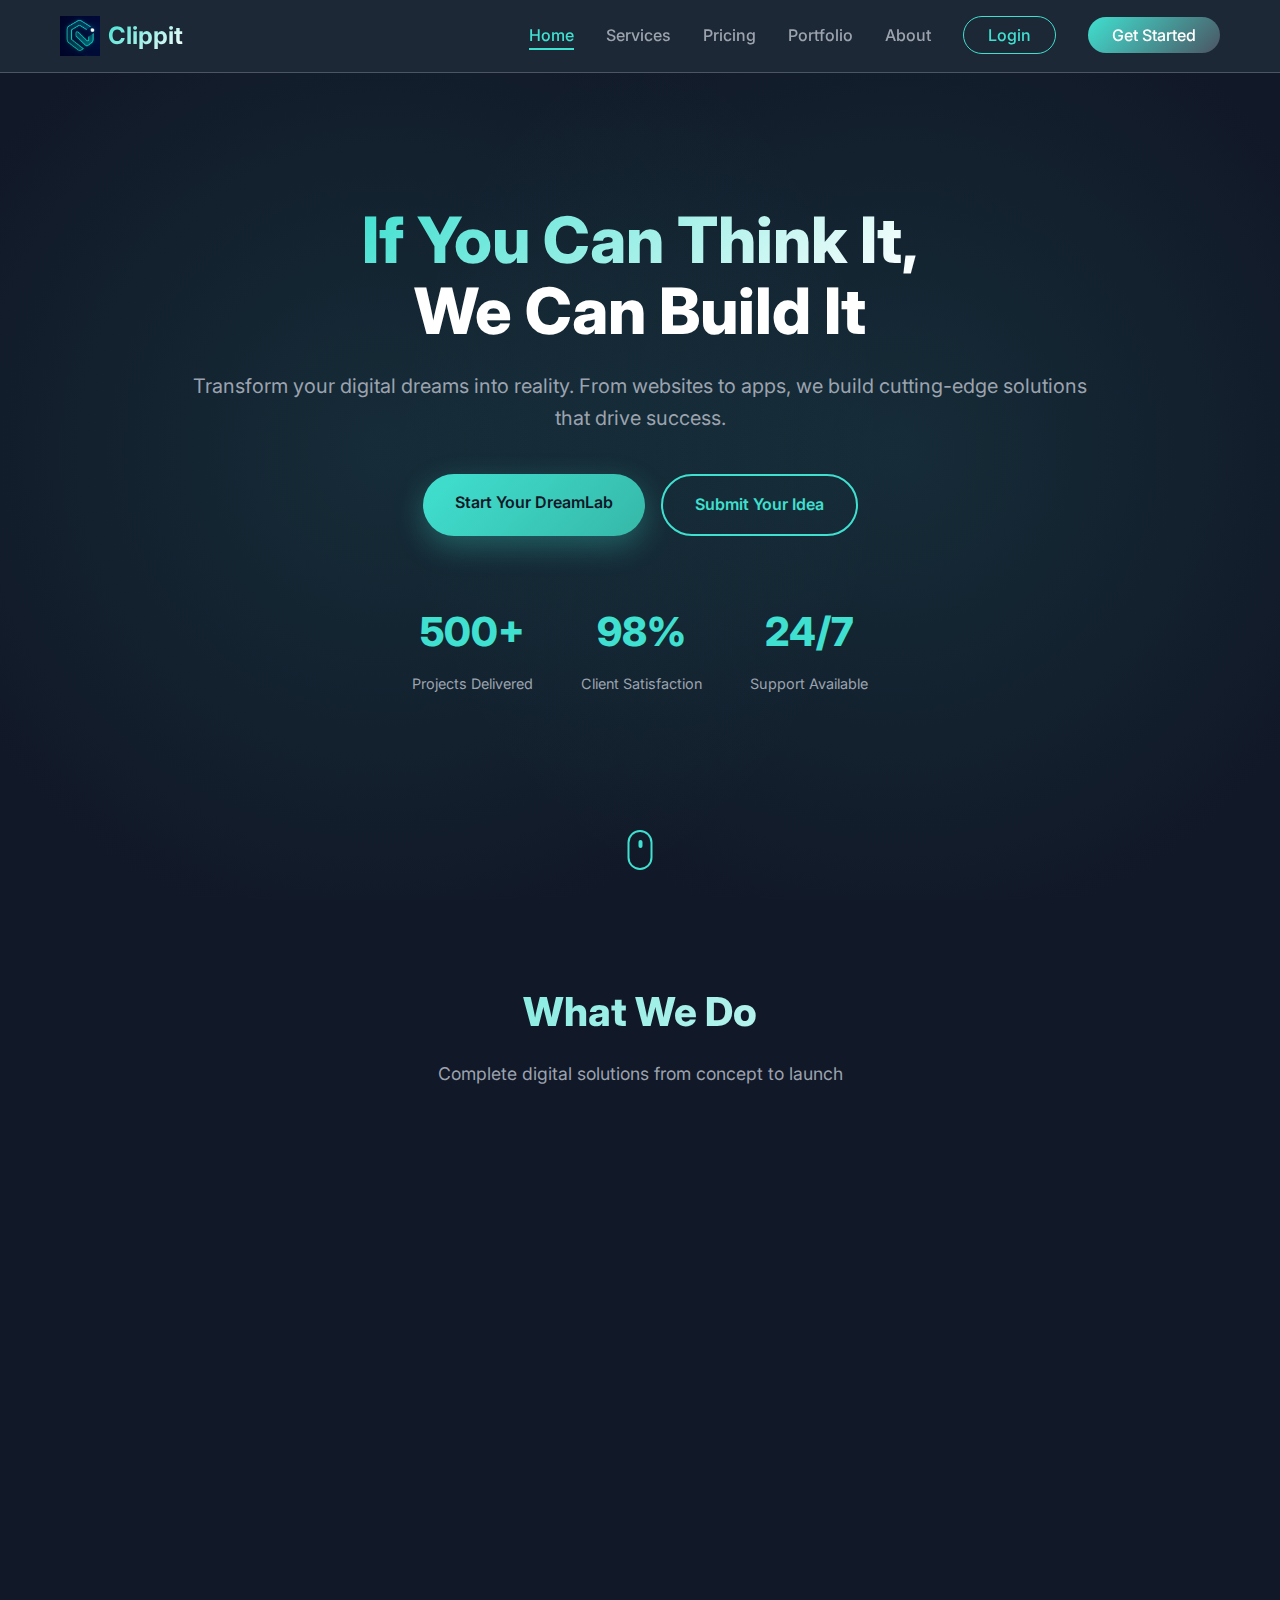
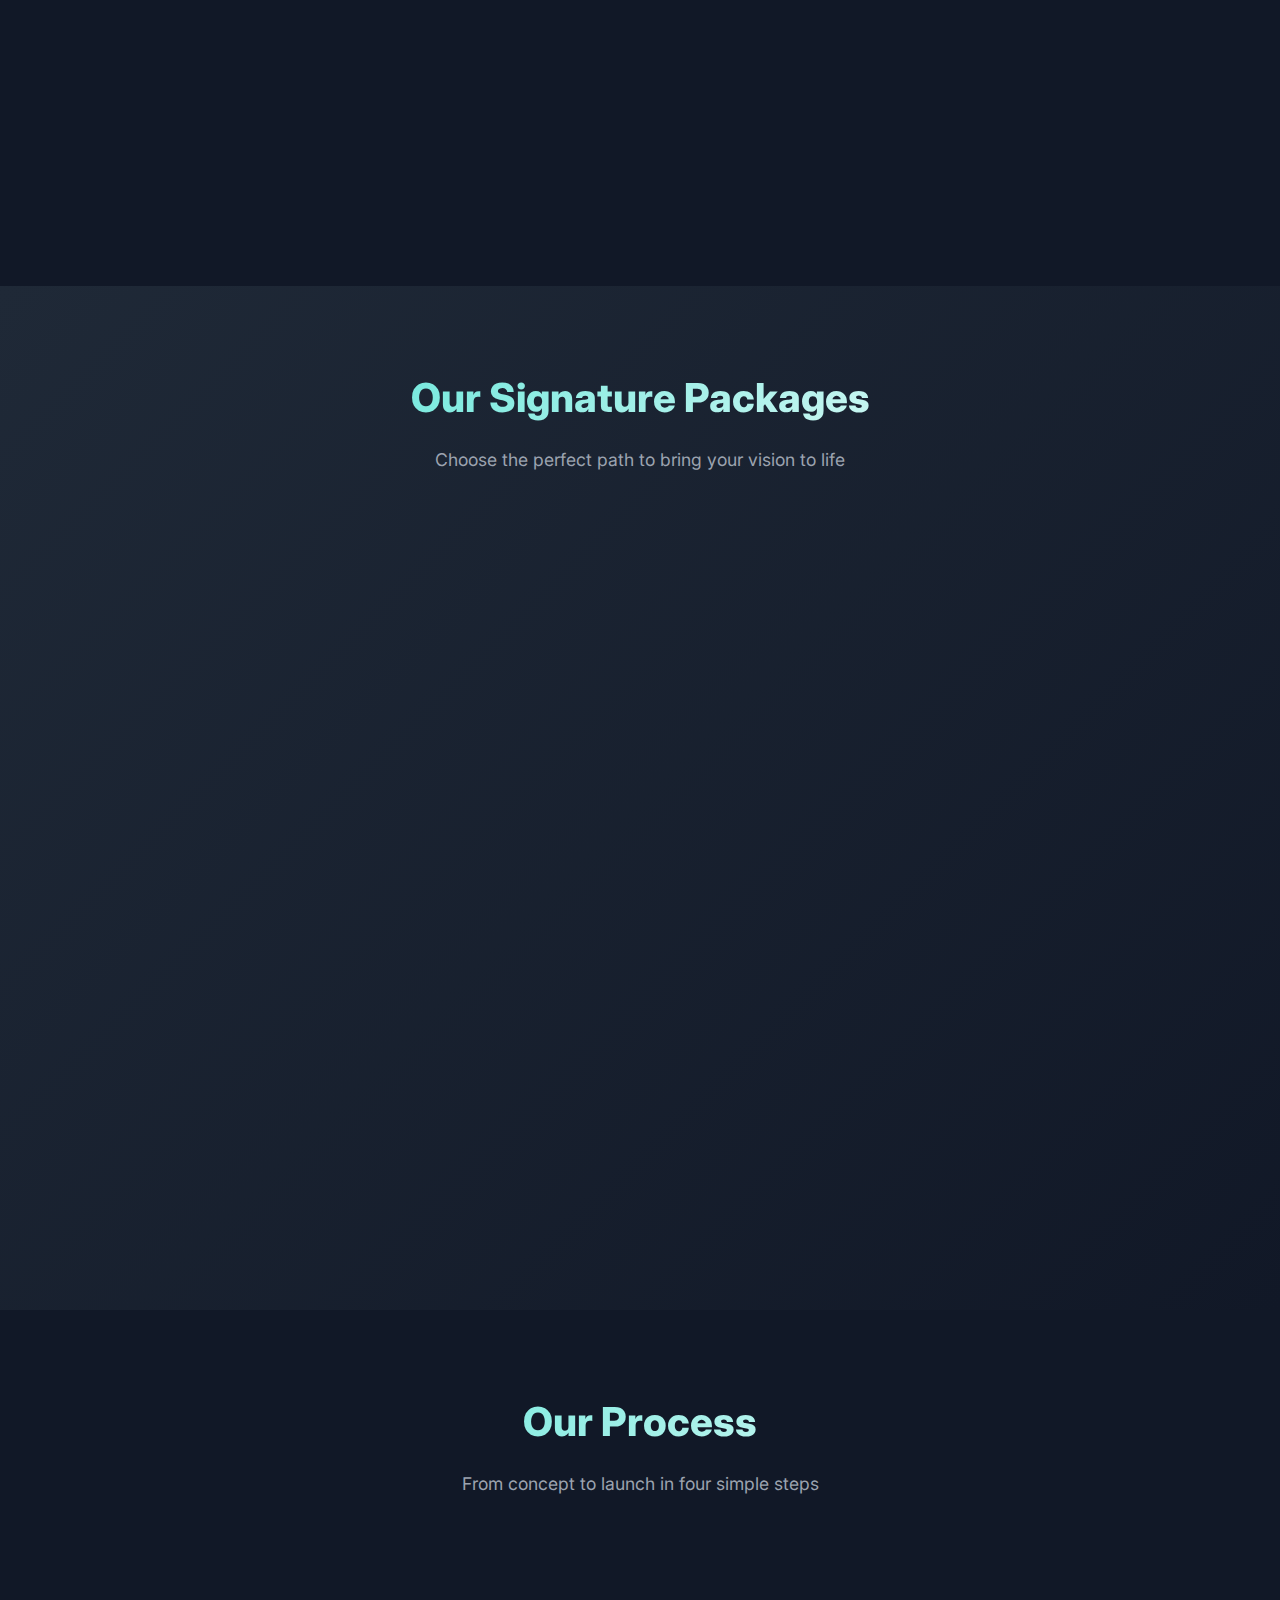
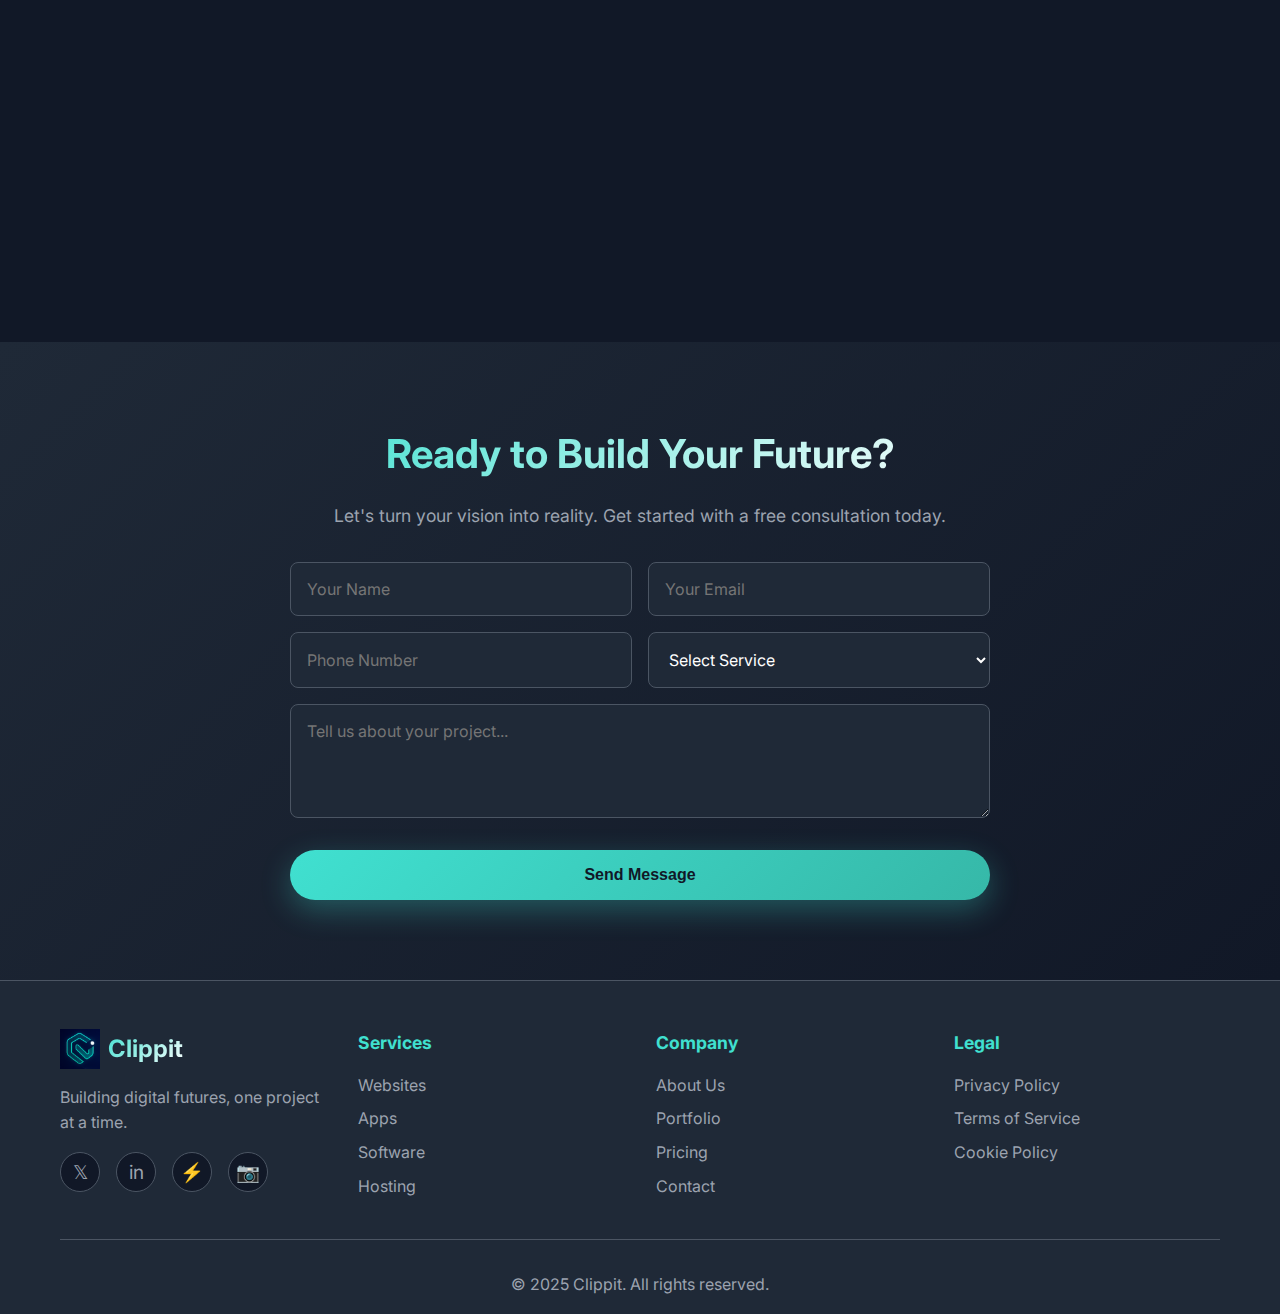
<file: index.html>
<!DOCTYPE html>
<html lang="en">
<head>
    <meta charset="UTF-8">
    <meta name="viewport" content="width=device-width, initial-scale=1.0">
    <meta name="description" content="Clippit - If you can think it, we can build it. Professional websites, apps, and software development.">
    <title>Clippit - Build Your Digital Future</title>
    <link rel="stylesheet" href="styles.css">
    <link rel="preconnect" href="https://fonts.googleapis.com">
    <link rel="preconnect" href="https://fonts.gstatic.com" crossorigin>
    <link href="https://fonts.googleapis.com/css2?family=Inter:wght@300;400;500;600;700;800&display=swap" rel="stylesheet">
</head>
<body>
    <!-- Navigation -->
    <nav class="navbar">
        <div class="container nav-container">
            <div class="logo">
                <img src="images/logo2.png" alt="Clippit Logo" class="logo-icon" style="width: 40px; height: 40px; object-fit: contain;">
                <span class="logo-text">Clippit</span>
            </div>
            <button class="mobile-menu-toggle" aria-label="Toggle menu">
                <span></span>
                <span></span>
                <span></span>
            </button>
            <ul class="nav-menu">
                <li><a href="index.html" class="active">Home</a></li>
                <li class="dropdown">
                    <a href="services.html">Services</a>
                    <ul class="dropdown-menu">
                        <li><a href="services.html#websites">Websites</a></li>
                        <li><a href="services.html#apps">Apps</a></li>
                        <li><a href="services.html#software">Software</a></li>
                        <li><a href="services.html#hosting">Hosting</a></li>
                        <li><a href="services.html#domains">Domains</a></li>
                        <li><a href="services.html#email">Email</a></li>
                        <li><a href="pricing.html#dreamlab">DreamLab</a></li>
                        <li><a href="pricing.html#clippit-builds">Clippit Builds</a></li>
                    </ul>
                </li>
                <li><a href="pricing.html">Pricing</a></li>
                <li><a href="portfolio.html">Portfolio</a></li>
                <li><a href="about.html">About</a></li>
                <li><a href="login.html" class="login-btn">Login</a></li>
                <li><a href="#contact" class="cta-nav">Get Started</a></li>
            </ul>
        </div>
    </nav>

    <!-- Hero Section -->
    <section class="hero">
        <div class="hero-background"></div>
        <div class="container">
            <div class="hero-content">
                <h1 class="hero-title">
                    <span class="gradient-text">If You Can Think It,</span>
                    <br>We Can Build It
                </h1>
                <p class="hero-description">
                    Transform your digital dreams into reality. From websites to apps, we build cutting-edge solutions that drive success.
                </p>
                <div class="hero-buttons">
                    <a href="pricing.html#dreamlab" class="btn btn-primary">Start Your DreamLab</a>
                    <a href="pricing.html#clippit-builds" class="btn btn-secondary">Submit Your Idea</a>
                </div>
                <div class="hero-stats">
                    <div class="stat-item">
                        <div class="stat-number">500+</div>
                        <div class="stat-label">Projects Delivered</div>
                    </div>
                    <div class="stat-item">
                        <div class="stat-number">98%</div>
                        <div class="stat-label">Client Satisfaction</div>
                    </div>
                    <div class="stat-item">
                        <div class="stat-number">24/7</div>
                        <div class="stat-label">Support Available</div>
                    </div>
                </div>
            </div>
        </div>
        <div class="scroll-indicator">
            <div class="mouse"></div>
        </div>
    </section>

    <!-- Services Preview -->
    <section class="services-preview">
        <div class="container">
            <div class="section-header">
                <h2 class="section-title">What We Do</h2>
                <p class="section-subtitle">Complete digital solutions from concept to launch</p>
            </div>
            <div class="services-grid">
                <div class="service-card">
                    <div class="service-icon">🌐</div>
                    <h3>Websites</h3>
                    <p>Stunning, responsive websites that captivate your audience and drive conversions.</p>
                    <a href="services.html#websites" class="service-link">Learn More →</a>
                </div>
                <div class="service-card">
                    <div class="service-icon">📱</div>
                    <h3>Apps</h3>
                    <p>Native and cross-platform mobile applications that users love.</p>
                    <a href="services.html#apps" class="service-link">Learn More →</a>
                </div>
                <div class="service-card">
                    <div class="service-icon">⚙️</div>
                    <h3>Software</h3>
                    <p>Custom software solutions tailored to your unique business needs.</p>
                    <a href="services.html#software" class="service-link">Learn More →</a>
                </div>
                <div class="service-card">
                    <div class="service-icon">🚀</div>
                    <h3>Hosting</h3>
                    <p>Reliable, fast, and secure hosting infrastructure for your projects.</p>
                    <a href="services.html#hosting" class="service-link">Learn More →</a>
                </div>
                <div class="service-card">
                    <div class="service-icon">🌍</div>
                    <h3>Domains</h3>
                    <p>Perfect domain registration and management for your brand.</p>
                    <a href="services.html#domains" class="service-link">Learn More →</a>
                </div>
                <div class="service-card">
                    <div class="service-icon">📧</div>
                    <h3>Email</h3>
                    <p>Professional email solutions that enhance your brand credibility.</p>
                    <a href="services.html#email" class="service-link">Learn More →</a>
                </div>
            </div>
        </div>
    </section>

    <!-- Packages Highlight -->
    <section class="packages-highlight">
        <div class="container">
            <div class="section-header">
                <h2 class="section-title">Our Signature Packages</h2>
                <p class="section-subtitle">Choose the perfect path to bring your vision to life</p>
            </div>
            <div class="packages-grid">
                <div class="package-card dreamlab">
                    <div class="package-badge">Popular</div>
                    <div class="package-icon">💡</div>
                    <h3>DreamLab</h3>
                    <p class="package-tagline">Turn Your Idea Into Reality in 7 Days</p>
                    <p class="package-description">
                        Get a fully functional prototype of your dream app complete with logo, color scheme, and interactive design. Perfect for showing investors or validating your concept.
                    </p>
                    <ul class="package-features">
                        <li>✓ Logo Design</li>
                        <li>✓ Color Palette</li>
                        <li>✓ Interactive Prototype</li>
                        <li>✓ Investor-Ready Demo</li>
                        <li>✓ 7-Day Delivery</li>
                    </ul>
                    <a href="pricing.html#dreamlab" class="btn btn-primary">Explore DreamLab</a>
                </div>
                <div class="package-card clippit-builds">
                    <div class="package-badge">Exclusive</div>
                    <div class="package-icon">🎯</div>
                    <h3>Clippit Builds</h3>
                    <p class="package-tagline">We Build Great Ideas for Free</p>
                    <p class="package-description">
                        Have an amazing idea? Submit it to us! If we love it, we'll build it for free in exchange for company shares. Let's create something extraordinary together.
                    </p>
                    <ul class="package-features">
                        <li>✓ Free Development</li>
                        <li>✓ Full-Stack Build</li>
                        <li>✓ Shared Ownership</li>
                        <li>✓ Expert Team</li>
                        <li>✓ Long-Term Partnership</li>
                    </ul>
                    <a href="pricing.html#clippit-builds" class="btn btn-secondary">Submit Your Idea</a>
                </div>
            </div>
        </div>
    </section>

    <!-- Process Section -->
    <section class="process-section">
        <div class="container">
            <div class="section-header">
                <h2 class="section-title">Our Process</h2>
                <p class="section-subtitle">From concept to launch in four simple steps</p>
            </div>
            <div class="process-timeline">
                <div class="process-step">
                    <div class="step-number">01</div>
                    <h3>Discover</h3>
                    <p>We learn about your vision, goals, and requirements to create the perfect solution.</p>
                </div>
                <div class="process-step">
                    <div class="step-number">02</div>
                    <h3>Design</h3>
                    <p>Our team crafts beautiful, intuitive designs that bring your ideas to life.</p>
                </div>
                <div class="process-step">
                    <div class="step-number">03</div>
                    <h3>Develop</h3>
                    <p>We build your solution using cutting-edge technology and best practices.</p>
                </div>
                <div class="process-step">
                    <div class="step-number">04</div>
                    <h3>Deploy</h3>
                    <p>We launch your project and provide ongoing support to ensure success.</p>
                </div>
            </div>
        </div>
    </section>

    <!-- CTA Section -->
    <section class="cta-section" id="contact">
        <div class="container">
            <div class="cta-content">
                <h2>Ready to Build Your Future?</h2>
                <p>Let's turn your vision into reality. Get started with a free consultation today.</p>
                <form class="contact-form">
                    <div class="form-row">
                        <input type="text" placeholder="Your Name" required>
                        <input type="email" placeholder="Your Email" required>
                    </div>
                    <div class="form-row">
                        <input type="tel" placeholder="Phone Number">
                        <select required>
                            <option value="">Select Service</option>
                            <option value="website">Website</option>
                            <option value="app">Mobile App</option>
                            <option value="software">Software</option>
                            <option value="dreamlab">DreamLab</option>
                            <option value="clippit-builds">Clippit Builds</option>
                        </select>
                    </div>
                    <textarea placeholder="Tell us about your project..." rows="4" required></textarea>
                    <button type="submit" class="btn btn-primary">Send Message</button>
                </form>
            </div>
        </div>
    </section>

    <!-- Footer -->
    <footer class="footer">
        <div class="container">
            <div class="footer-content">
                <div class="footer-section">
                    <div class="footer-logo">
                        <img src="images/logo2.png" alt="Clippit Logo" class="logo-icon" style="width: 40px; height: 40px; object-fit: contain;">
                        <span class="logo-text">Clippit</span>
                    </div>
                    <p>Building digital futures, one project at a time.</p>
                    <div class="social-links">
                        <a href="#" aria-label="Twitter">𝕏</a>
                        <a href="#" aria-label="LinkedIn">in</a>
                        <a href="#" aria-label="GitHub">⚡</a>
                        <a href="#" aria-label="Instagram">📷</a>
                    </div>
                </div>
                <div class="footer-section">
                    <h4>Services</h4>
                    <ul>
                        <li><a href="services.html#websites">Websites</a></li>
                        <li><a href="services.html#apps">Apps</a></li>
                        <li><a href="services.html#software">Software</a></li>
                        <li><a href="services.html#hosting">Hosting</a></li>
                    </ul>
                </div>
                <div class="footer-section">
                    <h4>Company</h4>
                    <ul>
                        <li><a href="about.html">About Us</a></li>
                        <li><a href="portfolio.html">Portfolio</a></li>
                        <li><a href="pricing.html">Pricing</a></li>
                        <li><a href="#contact">Contact</a></li>
                    </ul>
                </div>
                <div class="footer-section">
                    <h4>Legal</h4>
                    <ul>
                        <li><a href="#">Privacy Policy</a></li>
                        <li><a href="#">Terms of Service</a></li>
                        <li><a href="#">Cookie Policy</a></li>
                    </ul>
                </div>
            </div>
            <div class="footer-bottom">
                <p>&copy; 2025 Clippit. All rights reserved.</p>
            </div>
        </div>
    </footer>

    <script src="script.js"></script>
</body>
</html>
</file>
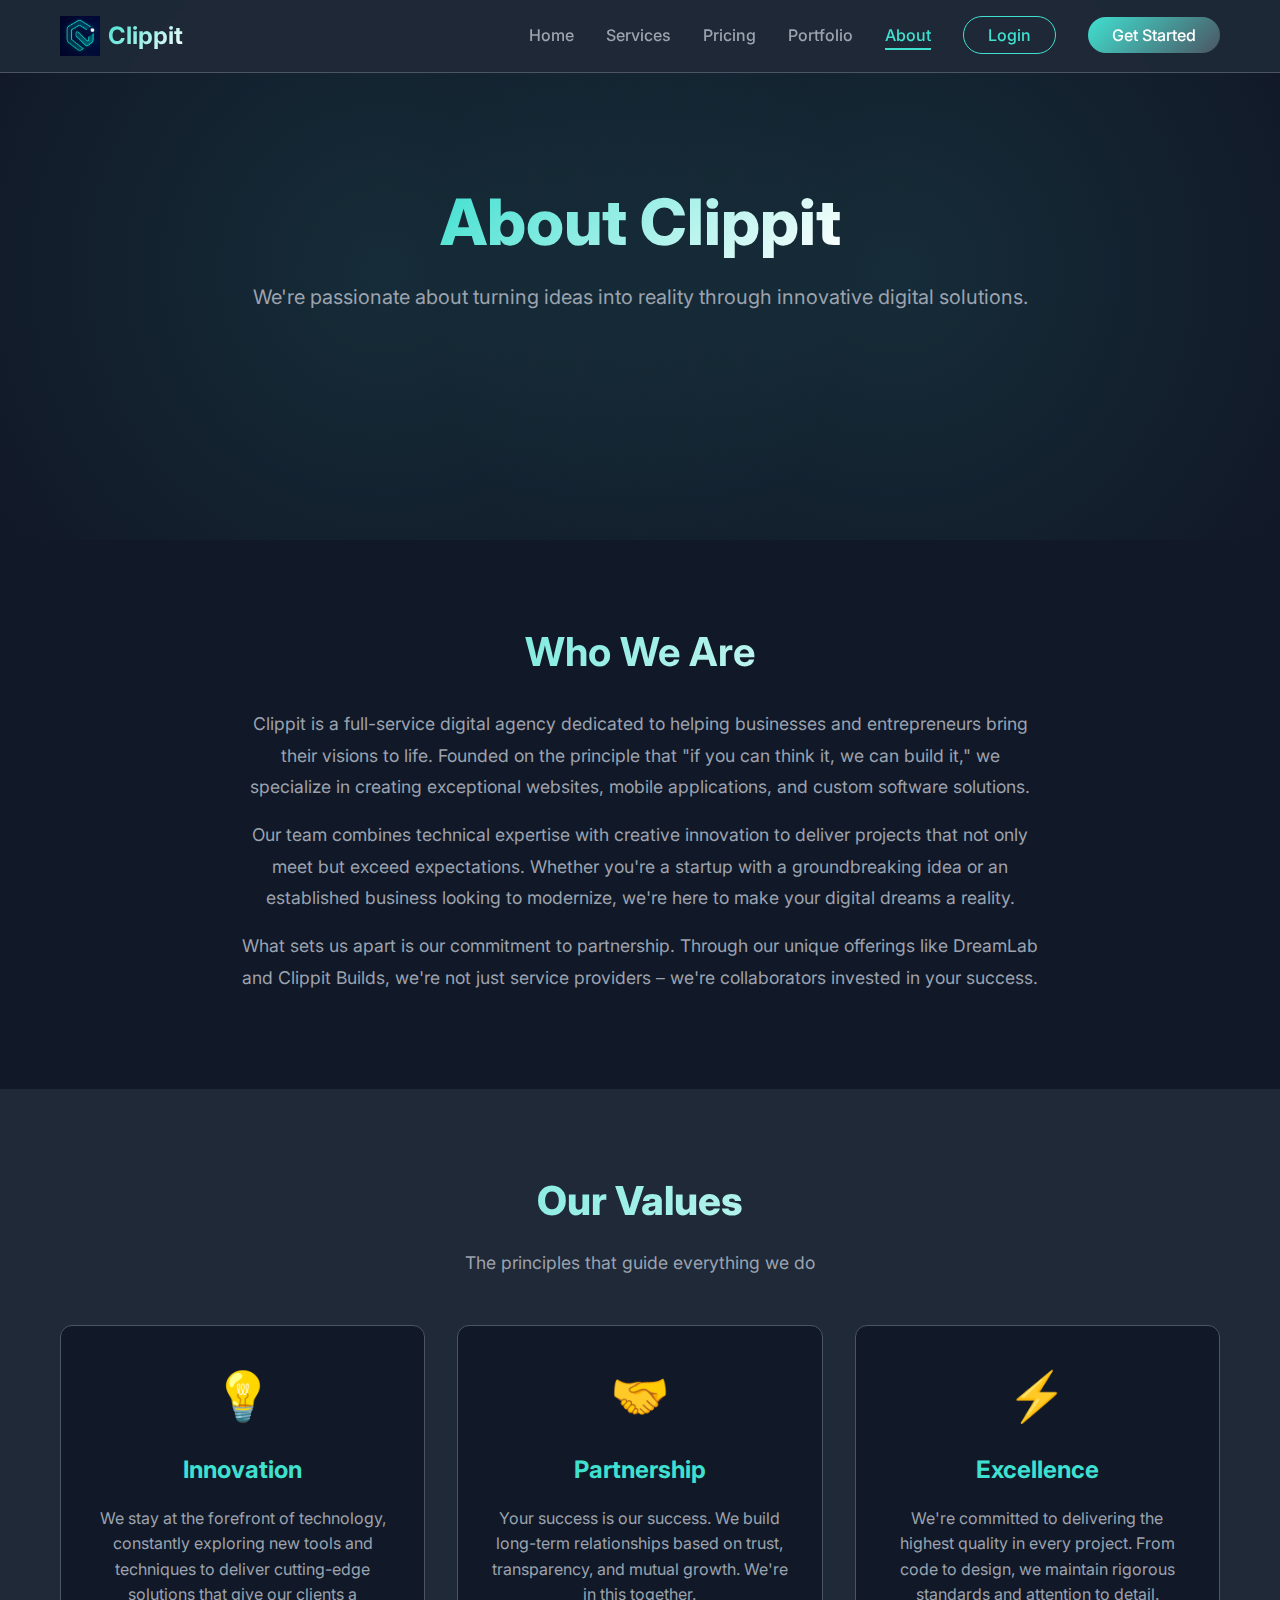
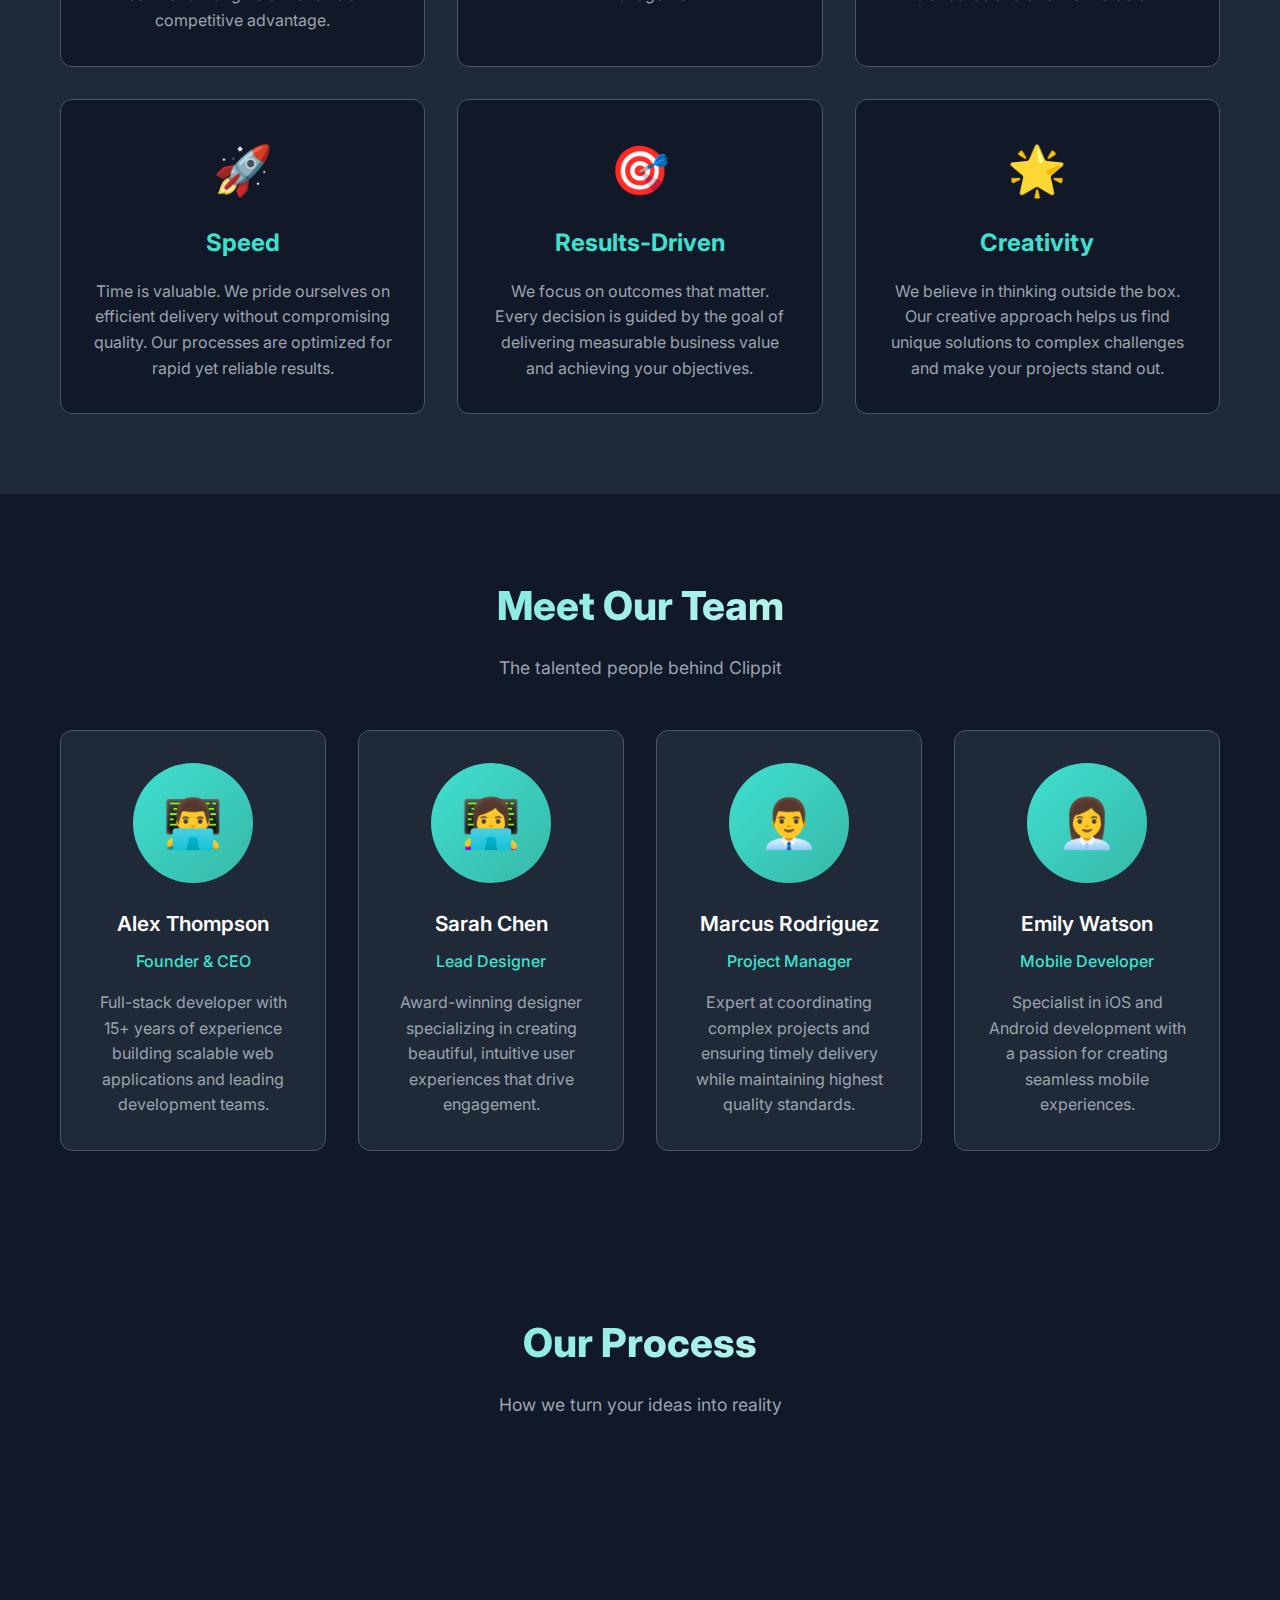
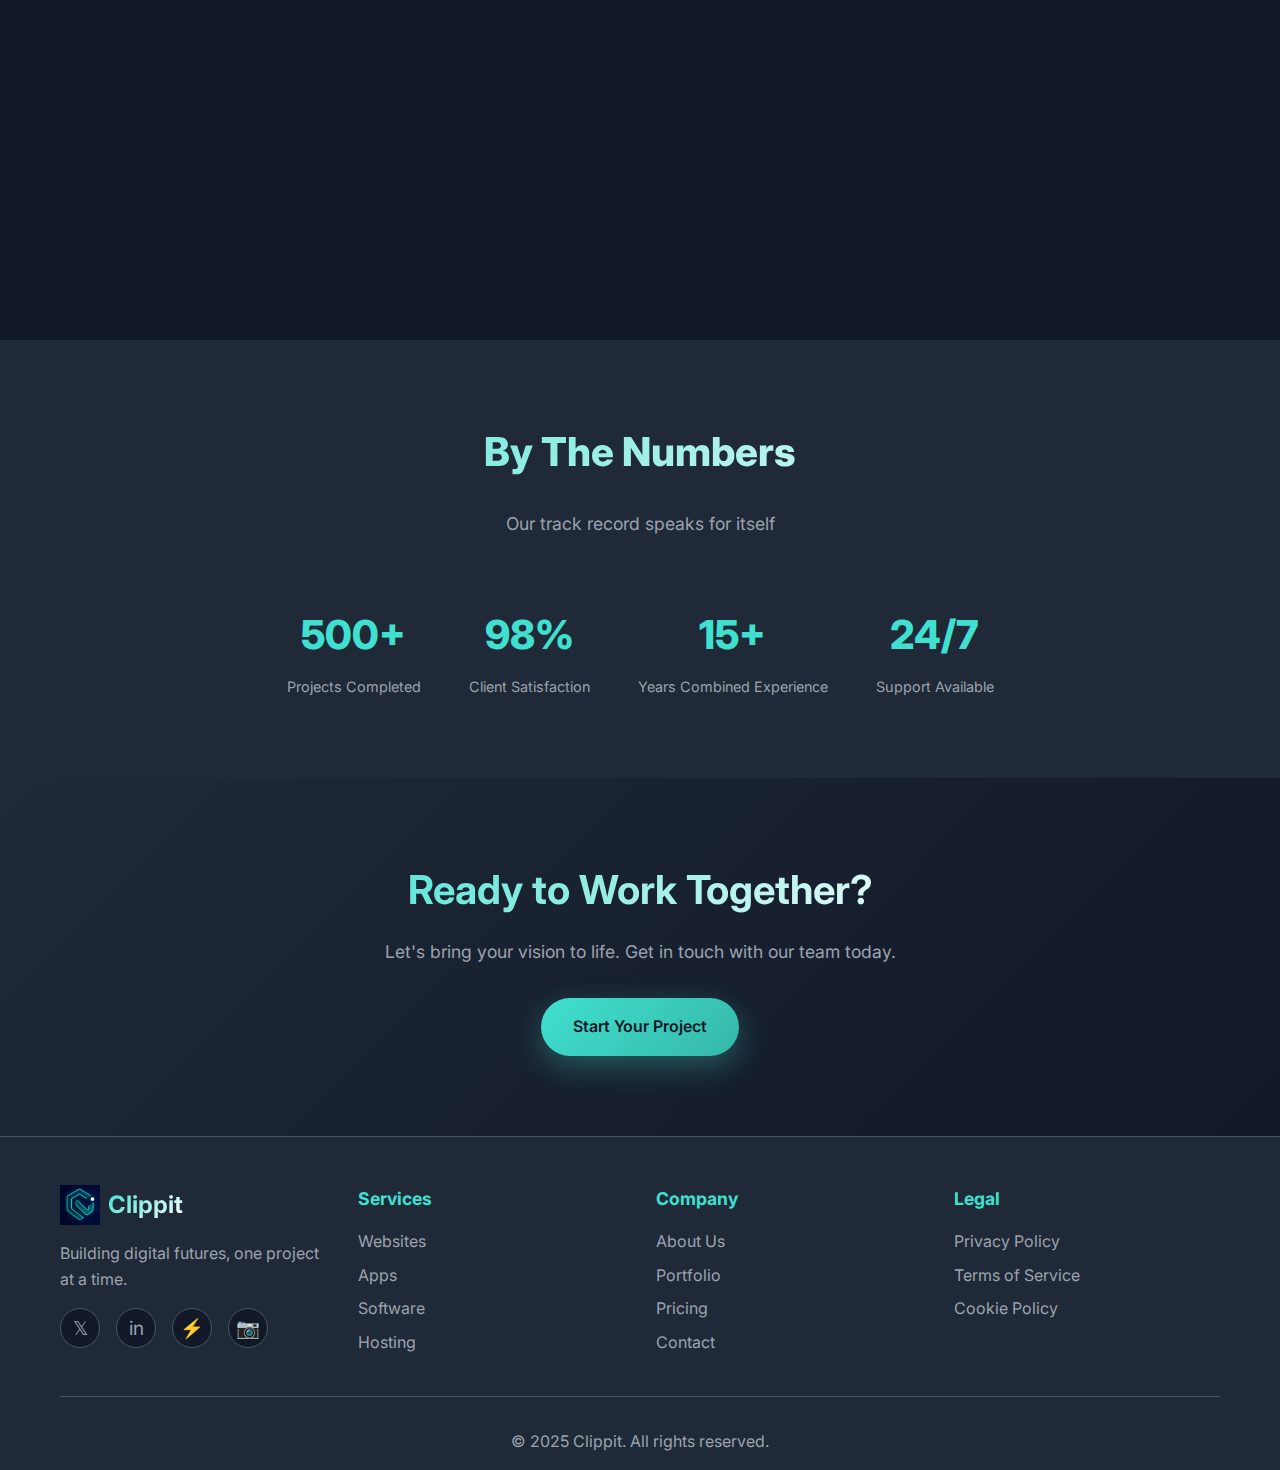
<file: about.html>
<!DOCTYPE html>
<html lang="en">
<head>
    <meta charset="UTF-8">
    <meta name="viewport" content="width=device-width, initial-scale=1.0">
    <meta name="description" content="Learn about Clippit - Our team, values, and commitment to building exceptional digital solutions.">
    <title>About Us - Clippit</title>
    <link rel="stylesheet" href="styles.css">
    <link rel="preconnect" href="https://fonts.googleapis.com">
    <link rel="preconnect" href="https://fonts.gstatic.com" crossorigin>
    <link href="https://fonts.googleapis.com/css2?family=Inter:wght@300;400;500;600;700;800&display=swap" rel="stylesheet">
</head>
<body>
    <!-- Navigation -->
    <nav class="navbar">
        <div class="container nav-container">
            <div class="logo">
                <img src="images/logo2.png" alt="Clippit Logo" class="logo-icon" style="width: 40px; height: 40px; object-fit: contain;">
                <span class="logo-text">Clippit</span>
            </div>
            <button class="mobile-menu-toggle" aria-label="Toggle menu">
                <span></span>
                <span></span>
                <span></span>
            </button>
            <ul class="nav-menu">
                <li><a href="index.html">Home</a></li>
                <li class="dropdown">
                    <a href="services.html">Services</a>
                    <ul class="dropdown-menu">
                        <li><a href="services.html#websites">Websites</a></li>
                        <li><a href="services.html#apps">Apps</a></li>
                        <li><a href="services.html#software">Software</a></li>
                        <li><a href="services.html#hosting">Hosting</a></li>
                        <li><a href="services.html#domains">Domains</a></li>
                        <li><a href="services.html#email">Email</a></li>
                        <li><a href="pricing.html#dreamlab">DreamLab</a></li>
                        <li><a href="pricing.html#clippit-builds">Clippit Builds</a></li>
                    </ul>
                </li>
                <li><a href="pricing.html">Pricing</a></li>
                <li><a href="portfolio.html">Portfolio</a></li>
                <li><a href="about.html" class="active">About</a></li>
                <li><a href="login.html" class="login-btn">Login</a></li>
                <li><a href="index.html#contact" class="cta-nav">Get Started</a></li>
            </ul>
        </div>
    </nav>

    <!-- About Hero -->
    <section class="hero about-hero">
        <div class="hero-background"></div>
        <div class="container">
            <div class="hero-content">
                <h1 class="hero-title">
                    <span class="gradient-text">About Clippit</span>
                </h1>
                <p class="hero-description">
                    We're passionate about turning ideas into reality through innovative digital solutions.
                </p>
            </div>
        </div>
    </section>

    <!-- About Introduction -->
    <section class="about-intro">
        <div class="container">
            <div class="about-intro-content">
                <h2>Who We Are</h2>
                <p>
                    Clippit is a full-service digital agency dedicated to helping businesses and entrepreneurs bring their visions to life. Founded on the principle that "if you can think it, we can build it," we specialize in creating exceptional websites, mobile applications, and custom software solutions.
                </p>
                <p>
                    Our team combines technical expertise with creative innovation to deliver projects that not only meet but exceed expectations. Whether you're a startup with a groundbreaking idea or an established business looking to modernize, we're here to make your digital dreams a reality.
                </p>
                <p>
                    What sets us apart is our commitment to partnership. Through our unique offerings like DreamLab and Clippit Builds, we're not just service providers – we're collaborators invested in your success.
                </p>
            </div>
        </div>
    </section>

    <!-- Values Section -->
    <section class="values-section">
        <div class="container">
            <div class="section-header">
                <h2 class="section-title">Our Values</h2>
                <p class="section-subtitle">The principles that guide everything we do</p>
            </div>
            <div class="values-grid">
                <div class="value-card">
                    <div class="value-icon">💡</div>
                    <h3>Innovation</h3>
                    <p>We stay at the forefront of technology, constantly exploring new tools and techniques to deliver cutting-edge solutions that give our clients a competitive advantage.</p>
                </div>
                
                <div class="value-card">
                    <div class="value-icon">🤝</div>
                    <h3>Partnership</h3>
                    <p>Your success is our success. We build long-term relationships based on trust, transparency, and mutual growth. We're in this together.</p>
                </div>
                
                <div class="value-card">
                    <div class="value-icon">⚡</div>
                    <h3>Excellence</h3>
                    <p>We're committed to delivering the highest quality in every project. From code to design, we maintain rigorous standards and attention to detail.</p>
                </div>
                
                <div class="value-card">
                    <div class="value-icon">🚀</div>
                    <h3>Speed</h3>
                    <p>Time is valuable. We pride ourselves on efficient delivery without compromising quality. Our processes are optimized for rapid yet reliable results.</p>
                </div>
                
                <div class="value-card">
                    <div class="value-icon">🎯</div>
                    <h3>Results-Driven</h3>
                    <p>We focus on outcomes that matter. Every decision is guided by the goal of delivering measurable business value and achieving your objectives.</p>
                </div>
                
                <div class="value-card">
                    <div class="value-icon">🌟</div>
                    <h3>Creativity</h3>
                    <p>We believe in thinking outside the box. Our creative approach helps us find unique solutions to complex challenges and make your projects stand out.</p>
                </div>
            </div>
        </div>
    </section>

    <!-- Team Section -->
    <section class="team-section">
        <div class="container">
            <div class="section-header">
                <h2 class="section-title">Meet Our Team</h2>
                <p class="section-subtitle">The talented people behind Clippit</p>
            </div>
            <div class="team-grid">
                <div class="team-member">
                    <div class="member-avatar">👨‍💻</div>
                    <p class="member-name">Alex Thompson</p>
                    <p class="member-role">Founder & CEO</p>
                    <p class="member-bio">Full-stack developer with 15+ years of experience building scalable web applications and leading development teams.</p>
                </div>
                
                <div class="team-member">
                    <div class="member-avatar">👩‍💻</div>
                    <p class="member-name">Sarah Chen</p>
                    <p class="member-role">Lead Designer</p>
                    <p class="member-bio">Award-winning designer specializing in creating beautiful, intuitive user experiences that drive engagement.</p>
                </div>
                
                <div class="team-member">
                    <div class="member-avatar">👨‍💼</div>
                    <p class="member-name">Marcus Rodriguez</p>
                    <p class="member-role">Project Manager</p>
                    <p class="member-bio">Expert at coordinating complex projects and ensuring timely delivery while maintaining highest quality standards.</p>
                </div>
                
                <div class="team-member">
                    <div class="member-avatar">👩‍💼</div>
                    <p class="member-name">Emily Watson</p>
                    <p class="member-role">Mobile Developer</p>
                    <p class="member-bio">Specialist in iOS and Android development with a passion for creating seamless mobile experiences.</p>
                </div>
            </div>
        </div>
    </section>

    <!-- Process Section -->
    <section class="process-section">
        <div class="container">
            <div class="section-header">
                <h2 class="section-title">Our Process</h2>
                <p class="section-subtitle">How we turn your ideas into reality</p>
            </div>
            <div class="process-timeline">
                <div class="process-step">
                    <div class="step-number">01</div>
                    <h3>Discover</h3>
                    <p>We start by understanding your vision, goals, and challenges. Through detailed consultations, we gather all the information needed to create the perfect solution.</p>
                </div>
                <div class="process-step">
                    <div class="step-number">02</div>
                    <h3>Design</h3>
                    <p>Our design team creates beautiful, intuitive interfaces that align with your brand and engage your users. Every design decision is purposeful and strategic.</p>
                </div>
                <div class="process-step">
                    <div class="step-number">03</div>
                    <h3>Develop</h3>
                    <p>Using cutting-edge technologies and best practices, we build robust, scalable solutions. Our code is clean, efficient, and maintainable.</p>
                </div>
                <div class="process-step">
                    <div class="step-number">04</div>
                    <h3>Deploy</h3>
                    <p>We launch your project with comprehensive testing and provide ongoing support to ensure everything runs smoothly. Your success is our priority.</p>
                </div>
            </div>
        </div>
    </section>

    <!-- Stats Section -->
    <section class="about-intro" style="background-color: var(--bg-elevated);">
        <div class="container">
            <div class="section-header">
                <h2 class="section-title">By The Numbers</h2>
                <p class="section-subtitle">Our track record speaks for itself</p>
            </div>
            <div class="hero-stats" style="animation: none;">
                <div class="stat-item">
                    <div class="stat-number">500+</div>
                    <div class="stat-label">Projects Completed</div>
                </div>
                <div class="stat-item">
                    <div class="stat-number">98%</div>
                    <div class="stat-label">Client Satisfaction</div>
                </div>
                <div class="stat-item">
                    <div class="stat-number">15+</div>
                    <div class="stat-label">Years Combined Experience</div>
                </div>
                <div class="stat-item">
                    <div class="stat-number">24/7</div>
                    <div class="stat-label">Support Available</div>
                </div>
            </div>
        </div>
    </section>

    <!-- CTA Section -->
    <section class="cta-section">
        <div class="container">
            <div class="cta-content">
                <h2>Ready to Work Together?</h2>
                <p>Let's bring your vision to life. Get in touch with our team today.</p>
                <a href="index.html#contact" class="btn btn-primary">Start Your Project</a>
            </div>
        </div>
    </section>

    <!-- Footer -->
    <footer class="footer">
        <div class="container">
            <div class="footer-content">
                <div class="footer-section">
                    <div class="footer-logo">
                        <img src="images/logo2.png" alt="Clippit Logo" class="logo-icon" style="width: 40px; height: 40px; object-fit: contain;">
                        <span class="logo-text">Clippit</span>
                    </div>
                    <p>Building digital futures, one project at a time.</p>
                    <div class="social-links">
                        <a href="#" aria-label="Twitter">𝕏</a>
                        <a href="#" aria-label="LinkedIn">in</a>
                        <a href="#" aria-label="GitHub">⚡</a>
                        <a href="#" aria-label="Instagram">📷</a>
                    </div>
                </div>
                <div class="footer-section">
                    <h4>Services</h4>
                    <ul>
                        <li><a href="services.html#websites">Websites</a></li>
                        <li><a href="services.html#apps">Apps</a></li>
                        <li><a href="services.html#software">Software</a></li>
                        <li><a href="services.html#hosting">Hosting</a></li>
                    </ul>
                </div>
                <div class="footer-section">
                    <h4>Company</h4>
                    <ul>
                        <li><a href="about.html">About Us</a></li>
                        <li><a href="portfolio.html">Portfolio</a></li>
                        <li><a href="pricing.html">Pricing</a></li>
                        <li><a href="index.html#contact">Contact</a></li>
                    </ul>
                </div>
                <div class="footer-section">
                    <h4>Legal</h4>
                    <ul>
                        <li><a href="#">Privacy Policy</a></li>
                        <li><a href="#">Terms of Service</a></li>
                        <li><a href="#">Cookie Policy</a></li>
                    </ul>
                </div>
            </div>
            <div class="footer-bottom">
                <p>&copy; 2025 Clippit. All rights reserved.</p>
            </div>
        </div>
    </footer>

    <script src="script.js"></script>
</body>
</html>
</file>
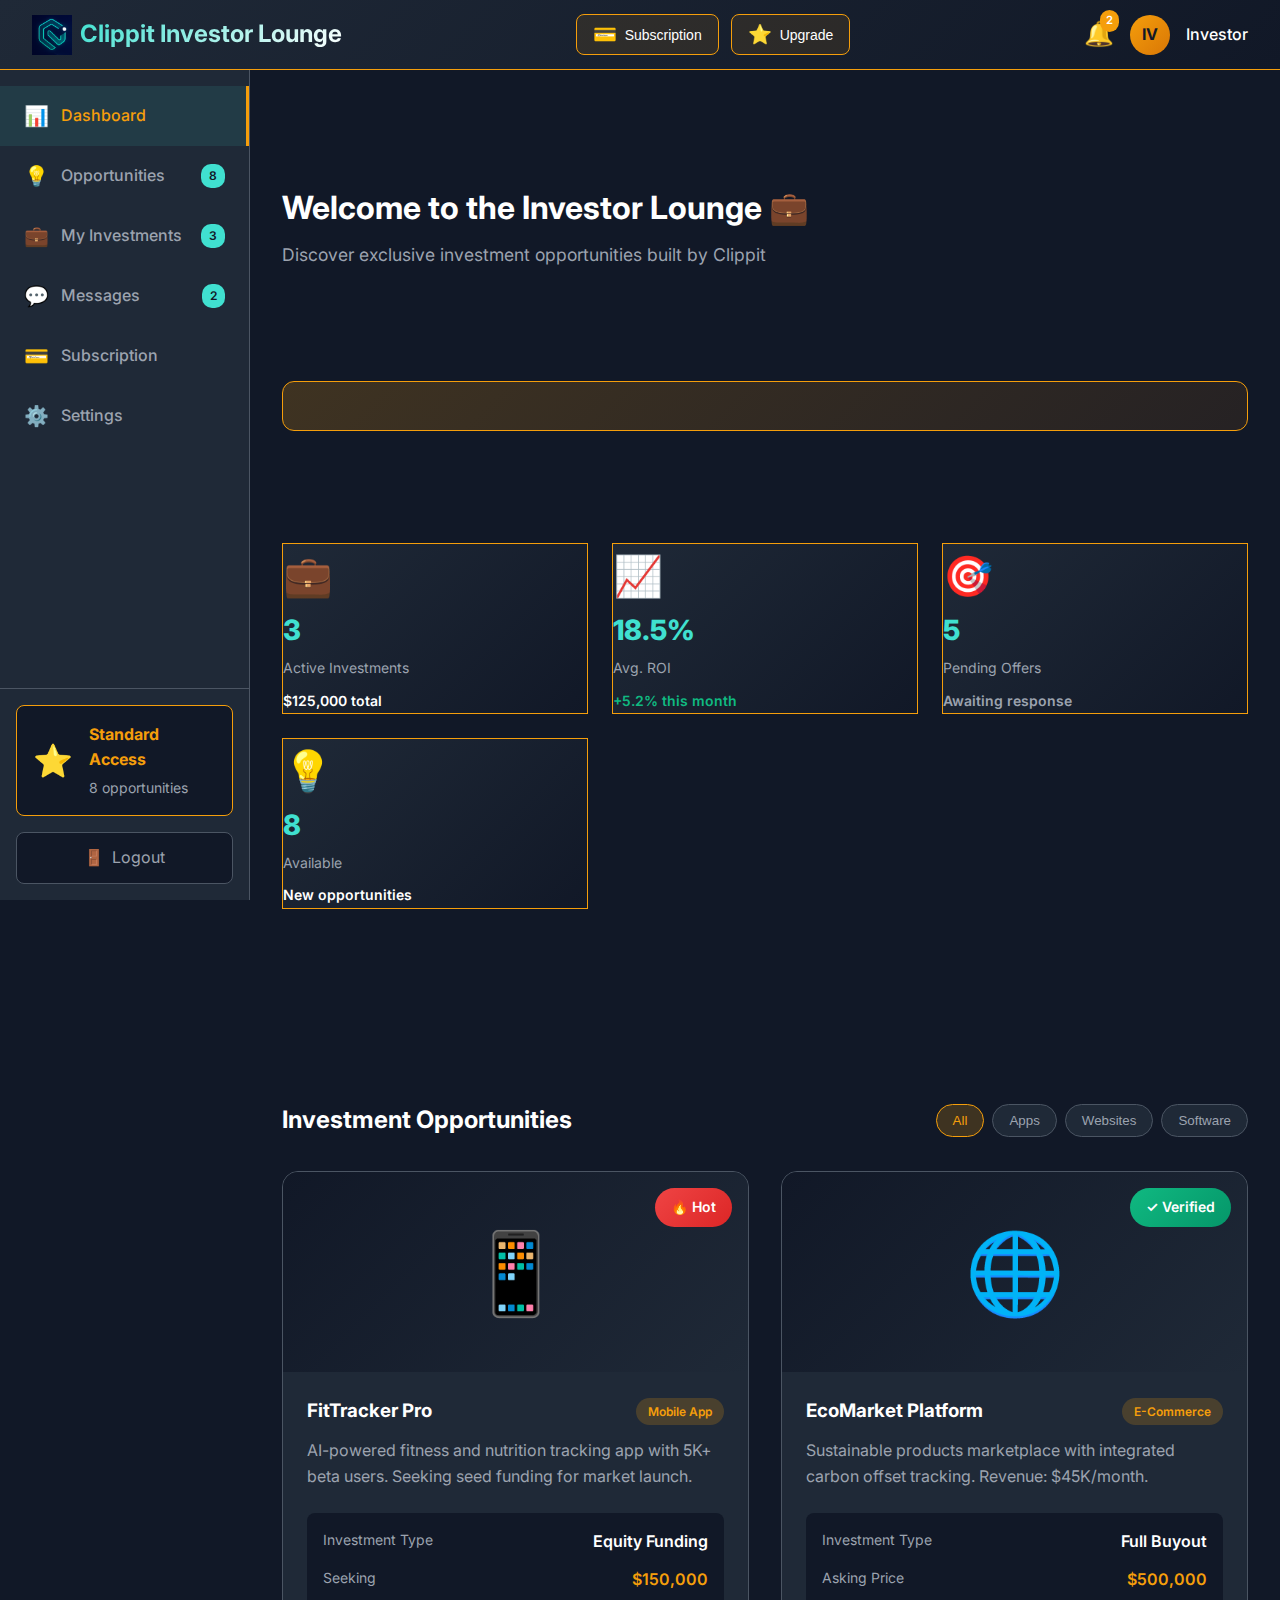
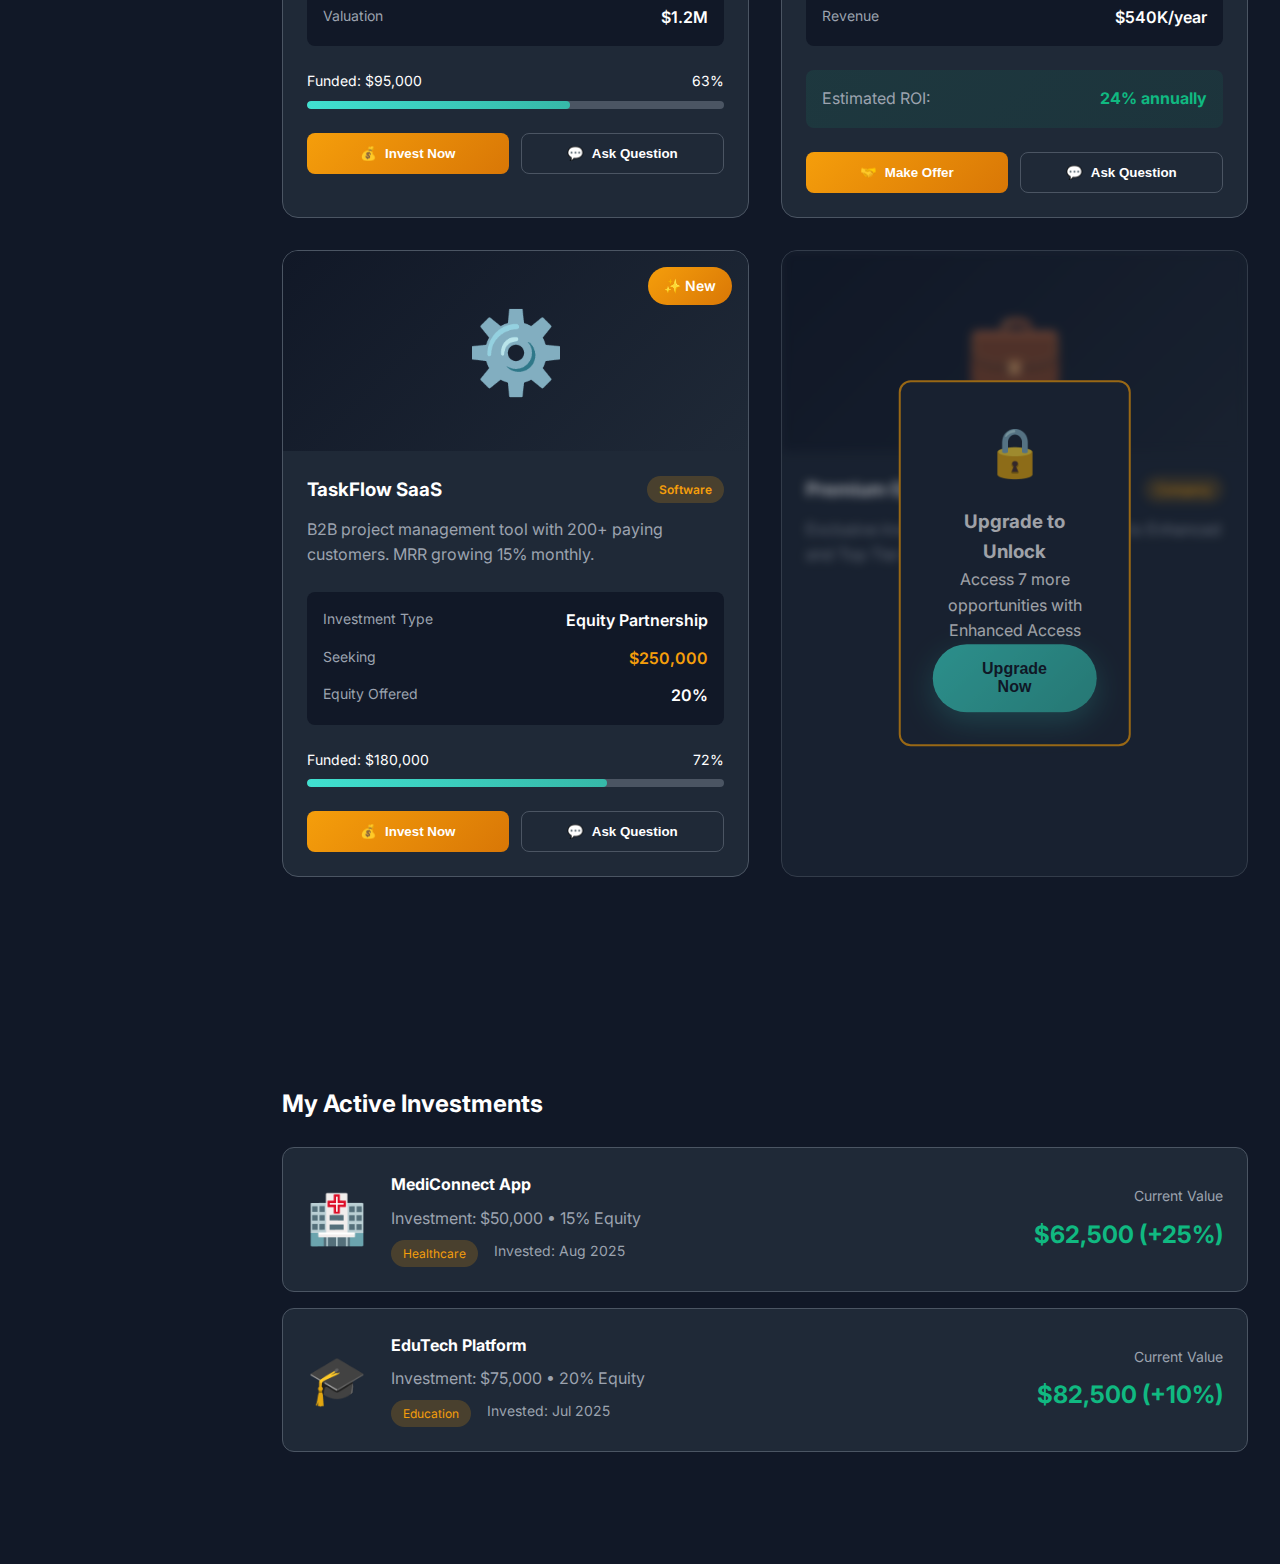
<file: investor-dashboard.html>
<!DOCTYPE html>
<html lang="en">
<head>
    <meta charset="UTF-8">
    <meta name="viewport" content="width=device-width, initial-scale=1.0">
    <meta name="description" content="Clippit Investor Lounge - Discover and invest in emerging opportunities.">
    <title>Investor Lounge - Clippit</title>
    <link rel="stylesheet" href="styles.css">
    <link rel="preconnect" href="https://fonts.googleapis.com">
    <link rel="preconnect" href="https://fonts.gstatic.com" crossorigin>
    <link href="https://fonts.googleapis.com/css2?family=Inter:wght@300;400;500;600;700;800&display=swap" rel="stylesheet">
    <script src="https://js.stripe.com/v3/"></script>
</head>
<body class="dashboard-body">
    <!-- Dashboard Header -->
    <header class="dashboard-header investor">
        <div class="dashboard-header-content">
            <div class="dashboard-logo">
                <img src="images/logo2.png" alt="Clippit Logo" class="logo-icon" style="width: 40px; height: 40px; object-fit: contain;">
                <span class="logo-text">Clippit Investor Lounge</span>
            </div>
            <div class="dashboard-quick-actions">
                <button class="quick-action-btn investor" title="Subscription">
                    <span>💳</span> Subscription
                </button>
                <button class="quick-action-btn investor" title="Upgrade Tier">
                    <span>⭐</span> Upgrade
                </button>
            </div>
            <div class="dashboard-user">
                <div class="notification-icon investor">
                    <span>🔔</span>
                    <span class="notification-badge">2</span>
                </div>
                <div class="user-avatar investor">IV</div>
                <span class="user-name">Investor</span>
            </div>
        </div>
    </header>

    <!-- Dashboard Layout -->
    <div class="dashboard-layout">
        <!-- Sidebar Navigation -->
        <aside class="dashboard-sidebar investor">
            <nav class="dashboard-nav">
                <a href="#dashboard" class="nav-item active">
                    <span class="nav-icon">📊</span>
                    <span class="nav-label">Dashboard</span>
                </a>
                <a href="#opportunities" class="nav-item">
                    <span class="nav-icon">💡</span>
                    <span class="nav-label">Opportunities</span>
                    <span class="nav-badge">8</span>
                </a>
                <a href="#my-investments" class="nav-item">
                    <span class="nav-icon">💼</span>
                    <span class="nav-label">My Investments</span>
                    <span class="nav-badge">3</span>
                </a>
                <a href="#messages" class="nav-item">
                    <span class="nav-icon">💬</span>
                    <span class="nav-label">Messages</span>
                    <span class="nav-badge">2</span>
                </a>
                <a href="#subscription" class="nav-item">
                    <span class="nav-icon">💳</span>
                    <span class="nav-label">Subscription</span>
                </a>
                <a href="#settings" class="nav-item">
                    <span class="nav-icon">⚙️</span>
                    <span class="nav-label">Settings</span>
                </a>
            </nav>
            <div class="sidebar-footer">
                <div class="investor-tier-badge">
                    <div class="tier-icon">⭐</div>
                    <div class="tier-info">
                        <p class="tier-name">Standard Access</p>
                        <p class="tier-detail">8 opportunities</p>
                    </div>
                </div>
                <a href="index.html" class="logout-btn">
                    <span>🚪</span> Logout
                </a>
            </div>
        </aside>

        <!-- Main Content Area -->
        <main class="dashboard-main">
            <!-- Welcome Section -->
            <section class="dashboard-welcome">
                <h1>Welcome to the Investor Lounge 💼</h1>
                <p>Discover exclusive investment opportunities built by Clippit</p>
            </section>

            <!-- Subscription Status Banner -->
            <div class="subscription-banner" id="subscriptionBanner">
                <!-- Will be populated by JavaScript based on subscription status -->
            </div>

            <!-- Dashboard Section -->
            <div id="section-dashboard" class="dashboard-section" style="display: block;">
            <!-- Investment Portfolio Overview -->
            <section class="investor-stats">
                <div class="stat-card investor">
                    <div class="stat-icon">💼</div>
                    <div class="stat-info">
                        <h3>3</h3>
                        <p>Active Investments</p>
                        <span class="stat-change">$125,000 total</span>
                    </div>
                </div>
                <div class="stat-card investor">
                    <div class="stat-icon">📈</div>
                    <div class="stat-info">
                        <h3>18.5%</h3>
                        <p>Avg. ROI</p>
                        <span class="stat-change positive">+5.2% this month</span>
                    </div>
                </div>
                <div class="stat-card investor">
                    <div class="stat-icon">🎯</div>
                    <div class="stat-info">
                        <h3>5</h3>
                        <p>Pending Offers</p>
                        <span class="stat-change neutral">Awaiting response</span>
                    </div>
                </div>
                <div class="stat-card investor">
                    <div class="stat-icon">💡</div>
                    <div class="stat-info">
                        <h3>8</h3>
                        <p>Available</p>
                        <span class="stat-change">New opportunities</span>
                    </div>
                </div>
            </section>

            <!-- Investment Opportunities Feed -->
            <section class="opportunities-section">
                <div class="section-header-inline">
                    <h2>Investment Opportunities</h2>
                    <div class="opportunity-filters">
                        <button class="filter-chip active">All</button>
                        <button class="filter-chip">Apps</button>
                        <button class="filter-chip">Websites</button>
                        <button class="filter-chip">Software</button>
                    </div>
                </div>

                <div class="opportunities-grid">
                    <!-- Opportunity Card 1 -->
                    <div class="opportunity-card">
                        <div class="opportunity-badge hot">🔥 Hot</div>
                        <div class="opportunity-image">
                            <div class="placeholder-img">📱</div>
                        </div>
                        <div class="opportunity-content">
                            <div class="opportunity-header">
                                <h3>FitTracker Pro</h3>
                                <span class="opportunity-category">Mobile App</span>
                            </div>
                            <p class="opportunity-description">AI-powered fitness and nutrition tracking app with 5K+ beta users. Seeking seed funding for market launch.</p>
                            
                            <div class="opportunity-details">
                                <div class="detail-item">
                                    <span class="detail-label">Investment Type</span>
                                    <span class="detail-value">Equity Funding</span>
                                </div>
                                <div class="detail-item">
                                    <span class="detail-label">Seeking</span>
                                    <span class="detail-value funding-goal">$150,000</span>
                                </div>
                                <div class="detail-item">
                                    <span class="detail-label">Valuation</span>
                                    <span class="detail-value">$1.2M</span>
                                </div>
                            </div>

                            <div class="funding-progress">
                                <div class="progress-header">
                                    <span>Funded: $95,000</span>
                                    <span>63%</span>
                                </div>
                                <div class="progress-bar">
                                    <div class="progress-fill" style="width: 63%"></div>
                                </div>
                            </div>

                            <div class="opportunity-actions">
                                <button class="opportunity-btn primary" onclick="showInvestModal('FitTracker Pro')">
                                    <span>💰</span> Invest Now
                                </button>
                                <button class="opportunity-btn secondary" onclick="showQuestionModal('FitTracker Pro')">
                                    <span>💬</span> Ask Question
                                </button>
                            </div>
                        </div>
                    </div>

                    <!-- Opportunity Card 2 -->
                    <div class="opportunity-card">
                        <div class="opportunity-badge verified">✓ Verified</div>
                        <div class="opportunity-image">
                            <div class="placeholder-img">🌐</div>
                        </div>
                        <div class="opportunity-content">
                            <div class="opportunity-header">
                                <h3>EcoMarket Platform</h3>
                                <span class="opportunity-category">E-Commerce</span>
                            </div>
                            <p class="opportunity-description">Sustainable products marketplace with integrated carbon offset tracking. Revenue: $45K/month.</p>
                            
                            <div class="opportunity-details">
                                <div class="detail-item">
                                    <span class="detail-label">Investment Type</span>
                                    <span class="detail-value">Full Buyout</span>
                                </div>
                                <div class="detail-item">
                                    <span class="detail-label">Asking Price</span>
                                    <span class="detail-value funding-goal">$500,000</span>
                                </div>
                                <div class="detail-item">
                                    <span class="detail-label">Revenue</span>
                                    <span class="detail-value">$540K/year</span>
                                </div>
                            </div>

                            <div class="roi-estimate">
                                <span class="roi-label">Estimated ROI:</span>
                                <span class="roi-value">24% annually</span>
                            </div>

                            <div class="opportunity-actions">
                                <button class="opportunity-btn primary" onclick="showOfferModal('EcoMarket Platform')">
                                    <span>🤝</span> Make Offer
                                </button>
                                <button class="opportunity-btn secondary" onclick="showQuestionModal('EcoMarket Platform')">
                                    <span>💬</span> Ask Question
                                </button>
                            </div>
                        </div>
                    </div>

                    <!-- Opportunity Card 3 -->
                    <div class="opportunity-card">
                        <div class="opportunity-badge new">✨ New</div>
                        <div class="opportunity-image">
                            <div class="placeholder-img">⚙️</div>
                        </div>
                        <div class="opportunity-content">
                            <div class="opportunity-header">
                                <h3>TaskFlow SaaS</h3>
                                <span class="opportunity-category">Software</span>
                            </div>
                            <p class="opportunity-description">B2B project management tool with 200+ paying customers. MRR growing 15% monthly.</p>
                            
                            <div class="opportunity-details">
                                <div class="detail-item">
                                    <span class="detail-label">Investment Type</span>
                                    <span class="detail-value">Equity Partnership</span>
                                </div>
                                <div class="detail-item">
                                    <span class="detail-label">Seeking</span>
                                    <span class="detail-value funding-goal">$250,000</span>
                                </div>
                                <div class="detail-item">
                                    <span class="detail-label">Equity Offered</span>
                                    <span class="detail-value">20%</span>
                                </div>
                            </div>

                            <div class="funding-progress">
                                <div class="progress-header">
                                    <span>Funded: $180,000</span>
                                    <span>72%</span>
                                </div>
                                <div class="progress-bar">
                                    <div class="progress-fill" style="width: 72%"></div>
                                </div>
                            </div>

                            <div class="opportunity-actions">
                                <button class="opportunity-btn primary" onclick="showInvestModal('TaskFlow SaaS')">
                                    <span>💰</span> Invest Now
                                </button>
                                <button class="opportunity-btn secondary" onclick="showQuestionModal('TaskFlow SaaS')">
                                    <span>💬</span> Ask Question
                                </button>
                            </div>
                        </div>
                    </div>

                    <!-- Locked Opportunity Card -->
                    <div class="opportunity-card locked">
                        <div class="locked-overlay">
                            <div class="lock-icon">🔒</div>
                            <h3>Upgrade to Unlock</h3>
                            <p>Access 7 more opportunities with Enhanced Access</p>
                            <button class="btn btn-primary" onclick="showUpgradeTierModal()">Upgrade Now</button>
                        </div>
                        <div class="opportunity-image blurred">
                            <div class="placeholder-img">💼</div>
                        </div>
                        <div class="opportunity-content blurred">
                            <div class="opportunity-header">
                                <h3>Premium Opportunity</h3>
                                <span class="opportunity-category">Company</span>
                            </div>
                            <p class="opportunity-description">Exclusive investment opportunity available to Enhanced and Top Tier members.</p>
                        </div>
                    </div>
                </div>
            </section>

            <!-- My Investments Section -->
            <section class="my-investments-section">
                <h2>My Active Investments</h2>
                <div class="investments-list">
                    <div class="investment-item">
                        <div class="investment-icon">🏥</div>
                        <div class="investment-info">
                            <h4>MediConnect App</h4>
                            <p>Investment: $50,000 • 15% Equity</p>
                            <div class="investment-meta">
                                <span class="meta-tag">Healthcare</span>
                                <span class="meta-date">Invested: Aug 2025</span>
                            </div>
                        </div>
                        <div class="investment-performance">
                            <span class="performance-label">Current Value</span>
                            <span class="performance-value positive">$62,500 (+25%)</span>
                        </div>
                    </div>

                    <div class="investment-item">
                        <div class="investment-icon">🎓</div>
                        <div class="investment-info">
                            <h4>EduTech Platform</h4>
                            <p>Investment: $75,000 • 20% Equity</p>
                            <div class="investment-meta">
                                <span class="meta-tag">Education</span>
                                <span class="meta-date">Invested: Jul 2025</span>
                            </div>
                        </div>
                        <div class="investment-performance">
                            <span class="performance-label">Current Value</span>
                            <span class="performance-value positive">$82,500 (+10%)</span>
                        </div>
                    </div>
                </div>
            </section>
            </div>
            <!-- End Dashboard Section -->

            <!-- Opportunities Section -->
            <div id="section-opportunities" class="dashboard-section" style="display: none;">
                <section class="opportunities-section">
                    <div class="section-header-inline">
                        <h2>All Investment Opportunities</h2>
                        <div class="opportunity-filters">
                            <button class="filter-chip active">All</button>
                            <button class="filter-chip">Apps</button>
                            <button class="filter-chip">Websites</button>
                            <button class="filter-chip">Software</button>
                        </div>
                    </div>

                    <div class="opportunities-grid" style="margin-top: 2rem;">
                        <!-- Copy all opportunity cards from dashboard -->
                        <div class="opportunity-card">
                            <div class="opportunity-badge hot">🔥 Hot</div>
                            <div class="opportunity-image">
                                <div class="placeholder-img">📱</div>
                            </div>
                            <div class="opportunity-content">
                                <div class="opportunity-header">
                                    <h3>FitTracker Pro</h3>
                                    <span class="opportunity-category">Mobile App</span>
                                </div>
                                <p class="opportunity-description">AI-powered fitness and nutrition tracking app with 5K+ beta users. Seeking seed funding for market launch.</p>
                                
                                <div class="opportunity-details">
                                    <div class="detail-item">
                                        <span class="detail-label">Investment Type</span>
                                        <span class="detail-value">Equity Funding</span>
                                    </div>
                                    <div class="detail-item">
                                        <span class="detail-label">Seeking</span>
                                        <span class="detail-value funding-goal">$150,000</span>
                                    </div>
                                    <div class="detail-item">
                                        <span class="detail-label">Valuation</span>
                                        <span class="detail-value">$1.2M</span>
                                    </div>
                                </div>

                                <div class="funding-progress">
                                    <div class="progress-header">
                                        <span>Funded: $95,000</span>
                                        <span>63%</span>
                                    </div>
                                    <div class="progress-bar">
                                        <div class="progress-fill" style="width: 63%"></div>
                                    </div>
                                </div>

                                <div class="opportunity-actions">
                                    <button class="opportunity-btn primary" onclick="showInvestModal('FitTracker Pro')">
                                        <span>💰</span> Invest Now
                                    </button>
                                    <button class="opportunity-btn secondary" onclick="showQuestionModal('FitTracker Pro')">
                                        <span>💬</span> Ask Question
                                    </button>
                                </div>
                            </div>
                        </div>

                        <div class="opportunity-card">
                            <div class="opportunity-badge verified">✓ Verified</div>
                            <div class="opportunity-image">
                                <div class="placeholder-img">🌐</div>
                            </div>
                            <div class="opportunity-content">
                                <div class="opportunity-header">
                                    <h3>EcoMarket Platform</h3>
                                    <span class="opportunity-category">E-Commerce</span>
                                </div>
                                <p class="opportunity-description">Sustainable products marketplace with integrated carbon offset tracking. Revenue: $45K/month.</p>
                                
                                <div class="opportunity-details">
                                    <div class="detail-item">
                                        <span class="detail-label">Investment Type</span>
                                        <span class="detail-value">Full Buyout</span>
                                    </div>
                                    <div class="detail-item">
                                        <span class="detail-label">Asking Price</span>
                                        <span class="detail-value funding-goal">$500,000</span>
                                    </div>
                                    <div class="detail-item">
                                        <span class="detail-label">Revenue</span>
                                        <span class="detail-value">$540K/year</span>
                                    </div>
                                </div>

                                <div class="roi-estimate">
                                    <span class="roi-label">Estimated ROI:</span>
                                    <span class="roi-value">24% annually</span>
                                </div>

                                <div class="opportunity-actions">
                                    <button class="opportunity-btn primary" onclick="showOfferModal('EcoMarket Platform')">
                                        <span>🤝</span> Make Offer
                                    </button>
                                    <button class="opportunity-btn secondary" onclick="showQuestionModal('EcoMarket Platform')">
                                        <span>💬</span> Ask Question
                                    </button>
                                </div>
                            </div>
                        </div>

                        <div class="opportunity-card">
                            <div class="opportunity-badge new">✨ New</div>
                            <div class="opportunity-image">
                                <div class="placeholder-img">⚙️</div>
                            </div>
                            <div class="opportunity-content">
                                <div class="opportunity-header">
                                    <h3>TaskFlow SaaS</h3>
                                    <span class="opportunity-category">Software</span>
                                </div>
                                <p class="opportunity-description">B2B project management tool with 200+ paying customers. MRR growing 15% monthly.</p>
                                
                                <div class="opportunity-details">
                                    <div class="detail-item">
                                        <span class="detail-label">Investment Type</span>
                                        <span class="detail-value">Equity Partnership</span>
                                    </div>
                                    <div class="detail-item">
                                        <span class="detail-label">Seeking</span>
                                        <span class="detail-value funding-goal">$250,000</span>
                                    </div>
                                    <div class="detail-item">
                                        <span class="detail-label">Equity Offered</span>
                                        <span class="detail-value">20%</span>
                                    </div>
                                </div>

                                <div class="funding-progress">
                                    <div class="progress-header">
                                        <span>Funded: $180,000</span>
                                        <span>72%</span>
                                    </div>
                                    <div class="progress-bar">
                                        <div class="progress-fill" style="width: 72%"></div>
                                    </div>
                                </div>

                                <div class="opportunity-actions">
                                    <button class="opportunity-btn primary" onclick="showInvestModal('TaskFlow SaaS')">
                                        <span>💰</span> Invest Now
                                    </button>
                                    <button class="opportunity-btn secondary" onclick="showQuestionModal('TaskFlow SaaS')">
                                        <span>💬</span> Ask Question
                                    </button>
                                </div>
                            </div>
                        </div>
                    </div>
                </section>
            </div>
            <!-- End Opportunities Section -->

            <!-- My Investments Section -->
            <div id="section-my-investments" class="dashboard-section" style="display: none;">
                <section class="my-investments-section">
                    <!-- Portfolio Summary -->
                    <div class="portfolio-summary" style="background: linear-gradient(135deg, rgba(245, 158, 11, 0.1), rgba(217, 119, 6, 0.05)); padding: 2rem; border-radius: 12px; border: 1px solid rgba(245, 158, 11, 0.3); margin-bottom: 2rem;">
                        <div style="display: grid; grid-template-columns: repeat(auto-fit, minmax(200px, 1fr)); gap: 2rem;">
                            <div>
                                <p style="color: #9CA3AF; font-size: 0.875rem; margin-bottom: 0.5rem;">Total Invested</p>
                                <h3 style="color: #F59E0B; font-size: 2rem; font-weight: 800;">$125,000</h3>
                            </div>
                            <div>
                                <p style="color: #9CA3AF; font-size: 0.875rem; margin-bottom: 0.5rem;">Current Value</p>
                                <h3 style="color: #10B981; font-size: 2rem; font-weight: 800;">$145,000</h3>
                            </div>
                            <div>
                                <p style="color: #9CA3AF; font-size: 0.875rem; margin-bottom: 0.5rem;">Total Gain</p>
                                <h3 style="color: #10B981; font-size: 2rem; font-weight: 800;">+$20,000</h3>
                            </div>
                            <div>
                                <p style="color: #9CA3AF; font-size: 0.875rem; margin-bottom: 0.5rem;">ROI</p>
                                <h3 style="color: #10B981; font-size: 2rem; font-weight: 800;">+16%</h3>
                            </div>
                        </div>
                    </div>

                    <!-- Active Investments List -->
                    <h2 style="margin-bottom: 1.5rem;">Active Investments (3)</h2>
                    <div class="investments-list">
                        <div class="investment-item" style="background: #1F2937; padding: 1.5rem; border-radius: 12px; border: 1px solid #374151; margin-bottom: 1rem;">
                            <div style="display: flex; gap: 1.5rem; align-items: start;">
                                <div class="investment-icon" style="font-size: 3rem; min-width: 60px;">🏥</div>
                                <div style="flex: 1;">
                                    <div style="display: flex; justify-content: space-between; align-items: start; margin-bottom: 1rem;">
                                        <div>
                                            <h4 style="color: #F59E0B; font-size: 1.25rem; margin-bottom: 0.5rem;">MediConnect App</h4>
                                            <p style="color: #9CA3AF; margin-bottom: 0.5rem;">Healthcare platform connecting patients with doctors</p>
                                            <div class="investment-meta" style="display: flex; gap: 1rem; flex-wrap: wrap;">
                                                <span class="meta-tag" style="background: rgba(245, 158, 11, 0.1); color: #F59E0B; padding: 0.25rem 0.75rem; border-radius: 12px; font-size: 0.75rem;">Healthcare</span>
                                                <span class="meta-date" style="color: #9CA3AF; font-size: 0.875rem;">Invested: Aug 2025</span>
                                            </div>
                                        </div>
                                        <div class="investment-performance" style="text-align: right;">
                                            <span class="performance-label" style="display: block; color: #9CA3AF; font-size: 0.75rem; margin-bottom: 0.25rem;">Current Value</span>
                                            <span class="performance-value positive" style="display: block; color: #10B981; font-size: 1.5rem; font-weight: 700;">$62,500</span>
                                            <span style="color: #10B981; font-size: 0.875rem;">+$12,500 (25%)</span>
                                        </div>
                                    </div>
                                    <div style="background: #111827; padding: 1rem; border-radius: 8px; margin-bottom: 1rem;">
                                        <div style="display: grid; grid-template-columns: repeat(auto-fit, minmax(150px, 1fr)); gap: 1rem;">
                                            <div>
                                                <p style="color: #9CA3AF; font-size: 0.75rem;">Investment</p>
                                                <p style="color: #fff; font-weight: 600;">$50,000</p>
                                            </div>
                                            <div>
                                                <p style="color: #9CA3AF; font-size: 0.75rem;">Equity</p>
                                                <p style="color: #fff; font-weight: 600;">15%</p>
                                            </div>
                                            <div>
                                                <p style="color: #9CA3AF; font-size: 0.75rem;">Status</p>
                                                <p style="color: #10B981; font-weight: 600;">Active</p>
                                            </div>
                                            <div>
                                                <p style="color: #9CA3AF; font-size: 0.75rem;">Last Update</p>
                                                <p style="color: #fff; font-weight: 600;">2 days ago</p>
                                            </div>
                                        </div>
                                    </div>
                                    <div style="display: flex; gap: 0.75rem;">
                                        <button onclick="showNotification('Viewing investment details...', 'info')" style="padding: 0.5rem 1rem; background: linear-gradient(135deg, #F59E0B, #D97706); color: #111827; border: none; border-radius: 8px; font-weight: 600; cursor: pointer;">View Details</button>
                                        <button onclick="showNotification('Opening messages...', 'info')" style="padding: 0.5rem 1rem; background: #111827; color: #F59E0B; border: 1px solid #F59E0B; border-radius: 8px; font-weight: 600; cursor: pointer;">Message Admin</button>
                                    </div>
                                </div>
                            </div>
                        </div>

                        <div class="investment-item" style="background: #1F2937; padding: 1.5rem; border-radius: 12px; border: 1px solid #374151; margin-bottom: 1rem;">
                            <div style="display: flex; gap: 1.5rem; align-items: start;">
                                <div class="investment-icon" style="font-size: 3rem; min-width: 60px;">🎓</div>
                                <div style="flex: 1;">
                                    <div style="display: flex; justify-content: space-between; align-items: start; margin-bottom: 1rem;">
                                        <div>
                                            <h4 style="color: #F59E0B; font-size: 1.25rem; margin-bottom: 0.5rem;">EduTech Platform</h4>
                                            <p style="color: #9CA3AF; margin-bottom: 0.5rem;">Online learning platform for professional development</p>
                                            <div class="investment-meta" style="display: flex; gap: 1rem; flex-wrap: wrap;">
                                                <span class="meta-tag" style="background: rgba(245, 158, 11, 0.1); color: #F59E0B; padding: 0.25rem 0.75rem; border-radius: 12px; font-size: 0.75rem;">Education</span>
                                                <span class="meta-date" style="color: #9CA3AF; font-size: 0.875rem;">Invested: Jul 2025</span>
                                            </div>
                                        </div>
                                        <div class="investment-performance" style="text-align: right;">
                                            <span class="performance-label" style="display: block; color: #9CA3AF; font-size: 0.75rem; margin-bottom: 0.25rem;">Current Value</span>
                                            <span class="performance-value positive" style="display: block; color: #10B981; font-size: 1.5rem; font-weight: 700;">$82,500</span>
                                            <span style="color: #10B981; font-size: 0.875rem;">+$7,500 (10%)</span>
                                        </div>
                                    </div>
                                    <div style="background: #111827; padding: 1rem; border-radius: 8px; margin-bottom: 1rem;">
                                        <div style="display: grid; grid-template-columns: repeat(auto-fit, minmax(150px, 1fr)); gap: 1rem;">
                                            <div>
                                                <p style="color: #9CA3AF; font-size: 0.75rem;">Investment</p>
                                                <p style="color: #fff; font-weight: 600;">$75,000</p>
                                            </div>
                                            <div>
                                                <p style="color: #9CA3AF; font-size: 0.75rem;">Equity</p>
                                                <p style="color: #fff; font-weight: 600;">20%</p>
                                            </div>
                                            <div>
                                                <p style="color: #9CA3AF; font-size: 0.75rem;">Status</p>
                                                <p style="color: #10B981; font-weight: 600;">Active</p>
                                            </div>
                                            <div>
                                                <p style="color: #9CA3AF; font-size: 0.75rem;">Last Update</p>
                                                <p style="color: #fff; font-weight: 600;">1 week ago</p>
                                            </div>
                                        </div>
                                    </div>
                                    <div style="display: flex; gap: 0.75rem;">
                                        <button onclick="showNotification('Viewing investment details...', 'info')" style="padding: 0.5rem 1rem; background: linear-gradient(135deg, #F59E0B, #D97706); color: #111827; border: none; border-radius: 8px; font-weight: 600; cursor: pointer;">View Details</button>
                                        <button onclick="showNotification('Opening messages...', 'info')" style="padding: 0.5rem 1rem; background: #111827; color: #F59E0B; border: 1px solid #F59E0B; border-radius: 8px; font-weight: 600; cursor: pointer;">Message Admin</button>
                                    </div>
                                </div>
                            </div>
                        </div>

                        <div class="investment-item" style="background: #1F2937; padding: 1.5rem; border-radius: 12px; border: 1px solid #374151; margin-bottom: 1rem;">
                            <div style="display: flex; gap: 1.5rem; align-items: start;">
                                <div class="investment-icon" style="font-size: 3rem; min-width: 60px;">🏪</div>
                                <div style="flex: 1;">
                                    <div style="display: flex; justify-content: space-between; align-items: start; margin-bottom: 1rem;">
                                        <div>
                                            <h4 style="color: #F59E0B; font-size: 1.25rem; margin-bottom: 0.5rem;">LocalMart Chain</h4>
                                            <p style="color: #9CA3AF; margin-bottom: 0.5rem;">Regional grocery store expansion project</p>
                                            <div class="investment-meta" style="display: flex; gap: 1rem; flex-wrap: wrap;">
                                                <span class="meta-tag" style="background: rgba(245, 158, 11, 0.1); color: #F59E0B; padding: 0.25rem 0.75rem; border-radius: 12px; font-size: 0.75rem;">Retail</span>
                                                <span class="meta-date" style="color: #9CA3AF; font-size: 0.875rem;">Invested: Jun 2025</span>
                                            </div>
                                        </div>
                                        <div class="investment-performance" style="text-align: right;">
                                            <span class="performance-label" style="display: block; color: #9CA3AF; font-size: 0.75rem; margin-bottom: 0.25rem;">Current Value</span>
                                            <span class="performance-value positive" style="display: block; color: #10B981; font-size: 1.5rem; font-weight: 700;">$105,000</span>
                                            <span style="color: #10B981; font-size: 0.875rem;">+$5,000 (5%)</span>
                                        </div>
                                    </div>
                                    <div style="background: #111827; padding: 1rem; border-radius: 8px; margin-bottom: 1rem;">
                                        <div style="display: grid; grid-template-columns: repeat(auto-fit, minmax(150px, 1fr)); gap: 1rem;">
                                            <div>
                                                <p style="color: #9CA3AF; font-size: 0.75rem;">Investment</p>
                                                <p style="color: #fff; font-weight: 600;">$100,000</p>
                                            </div>
                                            <div>
                                                <p style="color: #9CA3AF; font-size: 0.75rem;">Equity</p>
                                                <p style="color: #fff; font-weight: 600;">25%</p>
                                            </div>
                                            <div>
                                                <p style="color: #9CA3AF; font-size: 0.75rem;">Status</p>
                                                <p style="color: #10B981; font-weight: 600;">Active</p>
                                            </div>
                                            <div>
                                                <p style="color: #9CA3AF; font-size: 0.75rem;">Last Update</p>
                                                <p style="color: #fff; font-weight: 600;">3 days ago</p>
                                            </div>
                                        </div>
                                    </div>
                                    <div style="display: flex; gap: 0.75rem;">
                                        <button onclick="showNotification('Viewing investment details...', 'info')" style="padding: 0.5rem 1rem; background: linear-gradient(135deg, #F59E0B, #D97706); color: #111827; border: none; border-radius: 8px; font-weight: 600; cursor: pointer;">View Details</button>
                                        <button onclick="showNotification('Opening messages...', 'info')" style="padding: 0.5rem 1rem; background: #111827; color: #F59E0B; border: 1px solid #F59E0B; border-radius: 8px; font-weight: 600; cursor: pointer;">Message Admin</button>
                                    </div>
                                </div>
                            </div>
                        </div>
                    </div>

                    <!-- Pending Offers -->
                    <h2 style="margin-top: 3rem; margin-bottom: 1.5rem;">Pending Offers (2)</h2>
                    <div class="pending-offers-list">
                        <div style="background: rgba(245, 158, 11, 0.05); padding: 1.5rem; border-radius: 12px; border: 1px solid rgba(245, 158, 11, 0.2); margin-bottom: 1rem;">
                            <div style="display: flex; justify-content: space-between; align-items: start;">
                                <div>
                                    <h4 style="color: #F59E0B; margin-bottom: 0.5rem;">GreenTech Solutions</h4>
                                    <p style="color: #9CA3AF; font-size: 0.875rem; margin-bottom: 0.5rem;">Offer Amount: $150,000 for 18% equity</p>
                                    <p style="color: #9CA3AF; font-size: 0.75rem;">Submitted: 2 days ago</p>
                                </div>
                                <span style="background: rgba(245, 158, 11, 0.2); color: #F59E0B; padding: 0.5rem 1rem; border-radius: 8px; font-size: 0.875rem; font-weight: 600;">Under Review</span>
                            </div>
                        </div>
                        <div style="background: rgba(245, 158, 11, 0.05); padding: 1.5rem; border-radius: 12px; border: 1px solid rgba(245, 158, 11, 0.2);">
                            <div style="display: flex; justify-content: space-between; align-items: start;">
                                <div>
                                    <h4 style="color: #F59E0B; margin-bottom: 0.5rem;">FinanceFlow App</h4>
                                    <p style="color: #9CA3AF; font-size: 0.875rem; margin-bottom: 0.5rem;">Offer Amount: $85,000 for 12% equity</p>
                                    <p style="color: #9CA3AF; font-size: 0.75rem;">Submitted: 5 days ago</p>
                                </div>
                                <span style="background: rgba(245, 158, 11, 0.2); color: #F59E0B; padding: 0.5rem 1rem; border-radius: 8px; font-size: 0.875rem; font-weight: 600;">Under Review</span>
                            </div>
                        </div>
                    </div>
                </section>
            </div>
            <!-- End My Investments Section -->

            <!-- Messages Section -->
            <div id="section-messages" class="dashboard-section" style="display: none;">
                <section class="messages-section">
                    <div style="display: grid; grid-template-columns: 350px 1fr; gap: 1.5rem; height: calc(100vh - 250px);">
                        <!-- Message List Sidebar -->
                        <div style="background: #1F2937; border-radius: 12px; border: 1px solid #374151; padding: 1.5rem; overflow-y: auto;">
                            <div style="display: flex; justify-content: space-between; align-items: center; margin-bottom: 1.5rem;">
                                <h3 style="color: #F59E0B; font-size: 1.25rem;">Messages</h3>
                                <button onclick="showNewMessageModal()" style="background: linear-gradient(135deg, #F59E0B, #D97706); color: #111827; border: none; padding: 0.5rem 1rem; border-radius: 8px; font-weight: 600; cursor: pointer; font-size: 0.875rem;">New</button>
                            </div>
                            
                            <!-- Search -->
                            <input type="text" placeholder="Search messages..." style="width: 100%; padding: 0.75rem; background: #111827; border: 1px solid #4B5563; border-radius: 8px; color: #fff; margin-bottom: 1rem; font-size: 0.875rem;">
                            
                            <!-- Message Threads -->
                            <div class="message-threads">
                                <!-- Thread 1 - Unread -->
                                <div class="message-thread" onclick="showMessageThread('fittracker')" style="padding: 1rem; background: rgba(245, 158, 11, 0.1); border: 1px solid rgba(245, 158, 11, 0.3); border-radius: 8px; margin-bottom: 0.75rem; cursor: pointer; position: relative;">
                                    <div style="position: absolute; top: 0.5rem; right: 0.5rem; width: 8px; height: 8px; background: #F59E0B; border-radius: 50%;"></div>
                                    <div style="display: flex; gap: 0.75rem;">
                                        <div style="font-size: 2rem;">📱</div>
                                        <div style="flex: 1; min-width: 0;">
                                            <h4 style="color: #F59E0B; font-size: 0.875rem; margin-bottom: 0.25rem; font-weight: 600;">FitTracker Pro</h4>
                                            <p style="color: #9CA3AF; font-size: 0.75rem; margin-bottom: 0.25rem; overflow: hidden; text-overflow: ellipsis; white-space: nowrap;">Clippit Admin: Thank you for your...</p>
                                            <p style="color: #9CA3AF; font-size: 0.7rem;">2 hours ago</p>
                                        </div>
                                    </div>
                                </div>
                                
                                <!-- Thread 2 - Read -->
                                <div class="message-thread" onclick="showMessageThread('medicconnect')" style="padding: 1rem; background: #111827; border: 1px solid #4B5563; border-radius: 8px; margin-bottom: 0.75rem; cursor: pointer;">
                                    <div style="display: flex; gap: 0.75rem;">
                                        <div style="font-size: 2rem;">🏥</div>
                                        <div style="flex: 1; min-width: 0;">
                                            <h4 style="color: #fff; font-size: 0.875rem; margin-bottom: 0.25rem; font-weight: 600;">MediConnect App</h4>
                                            <p style="color: #9CA3AF; font-size: 0.75rem; margin-bottom: 0.25rem; overflow: hidden; text-overflow: ellipsis; white-space: nowrap;">You: When is the next update?</p>
                                            <p style="color: #9CA3AF; font-size: 0.7rem;">1 day ago</p>
                                        </div>
                                    </div>
                                </div>
                                
                                <!-- Thread 3 -->
                                <div class="message-thread" onclick="showMessageThread('edutech')" style="padding: 1rem; background: #111827; border: 1px solid #4B5563; border-radius: 8px; margin-bottom: 0.75rem; cursor: pointer;">
                                    <div style="display: flex; gap: 0.75rem;">
                                        <div style="font-size: 2rem;">🎓</div>
                                        <div style="flex: 1; min-width: 0;">
                                            <h4 style="color: #fff; font-size: 0.875rem; margin-bottom: 0.25rem; font-weight: 600;">EduTech Platform</h4>
                                            <p style="color: #9CA3AF; font-size: 0.75rem; margin-bottom: 0.25rem; overflow: hidden; text-overflow: ellipsis; white-space: nowrap;">Clippit Admin: Q3 financial report...</p>
                                            <p style="color: #9CA3AF; font-size: 0.7rem;">3 days ago</p>
                                        </div>
                                    </div>
                                </div>
                                
                                <!-- Thread 4 -->
                                <div class="message-thread" onclick="showMessageThread('greentech')" style="padding: 1rem; background: #111827; border: 1px solid #4B5563; border-radius: 8px; margin-bottom: 0.75rem; cursor: pointer;">
                                    <div style="display: flex; gap: 0.75rem;">
                                        <div style="font-size: 2rem;">🌱</div>
                                        <div style="flex: 1; min-width: 0;">
                                            <h4 style="color: #fff; font-size: 0.875rem; margin-bottom: 0.25rem; font-weight: 600;">GreenTech Solutions</h4>
                                            <p style="color: #9CA3AF; font-size: 0.75rem; margin-bottom: 0.25rem; overflow: hidden; text-overflow: ellipsis; white-space: nowrap;">Clippit Admin: Your offer is under...</p>
                                            <p style="color: #9CA3AF; font-size: 0.7rem;">5 days ago</p>
                                        </div>
                                    </div>
                                </div>
                            </div>
                        </div>
                        
                        <!-- Message Conversation -->
                        <div id="messageConversation" style="background: #1F2937; border-radius: 12px; border: 1px solid #374151; display: flex; flex-direction: column; overflow: hidden;">
                            <!-- Conversation Header -->
                            <div style="padding: 1.5rem; border-bottom: 1px solid #374151;">
                                <div style="display: flex; align-items: center; gap: 1rem;">
                                    <div style="font-size: 2.5rem;">💬</div>
                                    <div>
                                        <h3 style="color: #F59E0B; font-size: 1.25rem; margin-bottom: 0.25rem;">Re: FitTracker Pro</h3>
                                        <p style="color: #9CA3AF; font-size: 0.875rem;">🔒 Anonymous Q&A via Admin (Your identity is protected)</p>
                                    </div>
                                </div>
                            </div>
                            
                            <!-- Messages Area -->
                            <div id="messagesArea" style="flex: 1; padding: 1.5rem; overflow-y: auto;">
                                <!-- Message from Admin -->
                                <div style="margin-bottom: 1.5rem;">
                                    <div style="display: flex; gap: 0.75rem; align-items: start;">
                                        <div style="width: 32px; height: 32px; background: linear-gradient(135deg, #F59E0B, #D97706); border-radius: 50%; display: flex; align-items: center; justify-content: center; font-weight: 600; color: #111827; font-size: 0.875rem; flex-shrink: 0;">CA</div>
                                        <div style="flex: 1;">
                                            <div style="display: flex; align-items: center; gap: 0.5rem; margin-bottom: 0.5rem;">
                                                <span style="color: #F59E0B; font-weight: 600; font-size: 0.875rem;">Clippit Admin</span>
                                                <span style="color: #9CA3AF; font-size: 0.75rem;">2 hours ago</span>
                                            </div>
                                            <div style="background: #111827; padding: 1rem; border-radius: 8px; border: 1px solid #4B5563;">
                                                <p style="color: #fff; line-height: 1.6;">Thank you for your inquiry about FitTracker Pro. The development team has confirmed they're on track for the Q1 launch. They've successfully completed beta testing with 5,000+ users and are now focusing on final optimizations.</p>
                                            </div>
                                        </div>
                                    </div>
                                </div>
                                
                                <!-- Message from You -->
                                <div style="margin-bottom: 1.5rem;">
                                    <div style="display: flex; gap: 0.75rem; align-items: start; flex-direction: row-reverse;">
                                        <div style="width: 32px; height: 32px; background: linear-gradient(135deg, #10B981, #059669); border-radius: 50%; display: flex; align-items: center; justify-content: center; font-weight: 600; color: #fff; font-size: 0.875rem; flex-shrink: 0;">IV</div>
                                        <div style="flex: 1; text-align: right;">
                                            <div style="display: flex; align-items: center; gap: 0.5rem; justify-content: flex-end; margin-bottom: 0.5rem;">
                                                <span style="color: #9CA3AF; font-size: 0.75rem;">4 hours ago</span>
                                                <span style="color: #10B981; font-weight: 600; font-size: 0.875rem;">You</span>
                                            </div>
                                            <div style="background: linear-gradient(135deg, rgba(16, 185, 129, 0.2), rgba(5, 150, 105, 0.2)); padding: 1rem; border-radius: 8px; border: 1px solid rgba(16, 185, 129, 0.3); display: inline-block; text-align: left; max-width: 80%;">
                                                <p style="color: #fff; line-height: 1.6;">Hi Clippit Admin, I wanted to check on the progress of FitTracker Pro. Could you provide an update on the launch timeline and any key milestones achieved?</p>
                                            </div>
                                        </div>
                                    </div>
                                </div>
                                
                                <!-- Message from Admin -->
                                <div style="margin-bottom: 1.5rem;">
                                    <div style="display: flex; gap: 0.75rem; align-items: start;">
                                        <div style="width: 32px; height: 32px; background: linear-gradient(135deg, #F59E0B, #D97706); border-radius: 50%; display: flex; align-items: center; justify-content: center; font-weight: 600; color: #111827; font-size: 0.875rem; flex-shrink: 0;">CA</div>
                                        <div style="flex: 1;">
                                            <div style="display: flex; align-items: center; gap: 0.5rem; margin-bottom: 0.5rem;">
                                                <span style="color: #F59E0B; font-weight: 600; font-size: 0.875rem;">Clippit Admin</span>
                                                <span style="color: #9CA3AF; font-size: 0.75rem;">1 day ago</span>
                                            </div>
                                            <div style="background: #111827; padding: 1rem; border-radius: 8px; border: 1px solid #4B5563;">
                                                <p style="color: #fff; line-height: 1.6; margin-bottom: 0.75rem;">Hello! Thank you for reaching out. Here's the latest update:</p>
                                                <p style="color: #fff; line-height: 1.6; margin-bottom: 0.5rem;">• Beta testing completed successfully</p>
                                                <p style="color: #fff; line-height: 1.6; margin-bottom: 0.5rem;">• User feedback incorporated into final version</p>
                                                <p style="color: #fff; line-height: 1.6; margin-bottom: 0.5rem;">• App Store submission scheduled for next week</p>
                                                <p style="color: #fff; line-height: 1.6; margin-top: 0.75rem;">I'll keep you updated on the submission status.</p>
                                            </div>
                                        </div>
                                    </div>
                                </div>
                            </div>
                            
                            <!-- Message Input -->
                            <div style="padding: 1.5rem; border-top: 1px solid #374151;">
                                <div style="display: flex; gap: 0.75rem;">
                                    <input type="text" placeholder="Type your message..." style="flex: 1; padding: 0.75rem 1rem; background: #111827; border: 1px solid #4B5563; border-radius: 8px; color: #fff;" onkeypress="if(event.key === 'Enter') sendMessage()">
                                    <button onclick="sendMessage()" style="padding: 0.75rem 1.5rem; background: linear-gradient(135deg, #F59E0B, #D97706); color: #111827; border: none; border-radius: 8px; font-weight: 600; cursor: pointer;">Send</button>
                                </div>
                                <p style="color: #9CA3AF; font-size: 0.75rem; margin-top: 0.5rem;">🔒 <strong>Anonymous Messaging:</strong> Your questions are relayed to the project owner by Admin. Neither party can see each other's identity.</p>
                            </div>
                        </div>
                    </div>
                </section>
            </div>
            <!-- End Messages Section -->

            <!-- Subscription Section -->
            <div id="section-subscription" class="dashboard-section" style="display: none;">
                <section class="subscription-section">
                    <!-- Current Subscription Card -->
                    <div style="background: linear-gradient(135deg, rgba(245, 158, 11, 0.1), rgba(217, 119, 6, 0.05)); padding: 2rem; border-radius: 12px; border: 1px solid rgba(245, 158, 11, 0.3); margin-bottom: 2rem;">
                        <div style="display: flex; justify-content: space-between; align-items: start; margin-bottom: 2rem;">
                            <div>
                                <h2 style="color: #F59E0B; font-size: 1.75rem; margin-bottom: 0.5rem;">Investor Access Subscription</h2>
                                <p style="color: #9CA3AF;">View all investment opportunities</p>
                            </div>
                            <div style="background: rgba(16, 185, 129, 0.2); color: #10B981; padding: 0.5rem 1rem; border-radius: 8px; font-weight: 600; font-size: 0.875rem;">
                                ✓ Active
                            </div>
                        </div>
                        
                        <div style="display: grid; grid-template-columns: repeat(auto-fit, minmax(200px, 1fr)); gap: 2rem; margin-bottom: 2rem;">
                            <div>
                                <p style="color: #9CA3AF; font-size: 0.875rem; margin-bottom: 0.5rem;">Plan</p>
                                <p style="color: #fff; font-size: 1.25rem; font-weight: 700;">Weekly Access</p>
                            </div>
                            <div>
                                <p style="color: #9CA3AF; font-size: 0.875rem; margin-bottom: 0.5rem;">Price</p>
                                <p style="color: #fff; font-size: 1.25rem; font-weight: 700;">$14.95<span style="color: #9CA3AF; font-size: 0.875rem; font-weight: 400;">/week</span></p>
                            </div>
                            <div>
                                <p style="color: #9CA3AF; font-size: 0.875rem; margin-bottom: 0.5rem;">Next Billing</p>
                                <p style="color: #fff; font-size: 1.25rem; font-weight: 700;">Nov 28, 2025</p>
                            </div>
                            <div>
                                <p style="color: #9CA3AF; font-size: 0.875rem; margin-bottom: 0.5rem;">Started</p>
                                <p style="color: #fff; font-size: 1.25rem; font-weight: 700;">Oct 14, 2025</p>
                            </div>
                        </div>
                        
                        <div style="display: flex; gap: 1rem; flex-wrap: wrap;">
                            <button onclick="showNotification('Opening Stripe payment portal...', 'info')" style="padding: 0.75rem 1.5rem; background: linear-gradient(135deg, #F59E0B, #D97706); color: #111827; border: none; border-radius: 8px; font-weight: 600; cursor: pointer;">Update Payment Method</button>
                            <button onclick="confirmCancellation()" style="padding: 0.75rem 1.5rem; background: transparent; color: #EF4444; border: 1px solid #EF4444; border-radius: 8px; font-weight: 600; cursor: pointer;">Cancel Subscription</button>
                        </div>
                    </div>

                    <!-- What's Included -->
                    <div style="background: #1F2937; padding: 2rem; border-radius: 12px; border: 1px solid #374151; margin-bottom: 2rem;">
                        <h3 style="color: #F59E0B; font-size: 1.5rem; margin-bottom: 1.5rem;">What's Included</h3>
                        <div style="display: grid; grid-template-columns: repeat(auto-fit, minmax(250px, 1fr)); gap: 1.5rem;">
                            <div style="display: flex; gap: 1rem;">
                                <span style="color: #10B981; font-size: 1.5rem;">✓</span>
                                <div>
                                    <h4 style="color: #fff; margin-bottom: 0.25rem;">View All Opportunities</h4>
                                    <p style="color: #9CA3AF; font-size: 0.875rem;">Access to all investment opportunities without restrictions</p>
                                </div>
                            </div>
                            <div style="display: flex; gap: 1rem;">
                                <span style="color: #10B981; font-size: 1.5rem;">✓</span>
                                <div>
                                    <h4 style="color: #fff; margin-bottom: 0.25rem;">Detailed Information</h4>
                                    <p style="color: #9CA3AF; font-size: 0.875rem;">Full financial data, metrics, and project documentation</p>
                                </div>
                            </div>
                            <div style="display: flex; gap: 1rem;">
                                <span style="color: #10B981; font-size: 1.5rem;">✓</span>
                                <div>
                                    <h4 style="color: #fff; margin-bottom: 0.25rem;">Ask Questions</h4>
                                    <p style="color: #9CA3AF; font-size: 0.875rem;">Anonymous Q&A with project owners via Admin</p>
                                </div>
                            </div>
                            <div style="display: flex; gap: 1rem;">
                                <span style="color: #10B981; font-size: 1.5rem;">✓</span>
                                <div>
                                    <h4 style="color: #fff; margin-bottom: 0.25rem;">Make Investments</h4>
                                    <p style="color: #9CA3AF; font-size: 0.875rem;">Submit investment offers (No fee for investments)</p>
                                </div>
                            </div>
                        </div>
                    </div>

                    <!-- Additional Fees -->
                    <div style="background: #1F2937; padding: 2rem; border-radius: 12px; border: 1px solid #374151; margin-bottom: 2rem;">
                        <h3 style="color: #F59E0B; font-size: 1.5rem; margin-bottom: 1.5rem;">Additional Fees</h3>
                        <div style="display: grid; grid-template-columns: repeat(auto-fit, minmax(300px, 1fr)); gap: 2rem;">
                            <div style="background: #111827; padding: 1.5rem; border-radius: 8px; border: 1px solid #4B5563;">
                                <h4 style="color: #F59E0B; font-size: 1.25rem; margin-bottom: 0.5rem;">Make Offer Fee</h4>
                                <p style="color: #fff; font-size: 2rem; font-weight: 700; margin-bottom: 0.5rem;">$20</p>
                                <p style="color: #9CA3AF; font-size: 0.875rem;">Per offer on buyout opportunities. Ensures serious offers only.</p>
                            </div>
                            <div style="background: #111827; padding: 1.5rem; border-radius: 8px; border: 1px solid #4B5563;">
                                <h4 style="color: #10B981; font-size: 1.25rem; margin-bottom: 0.5rem;">Investment Fee</h4>
                                <p style="color: #fff; font-size: 2rem; font-weight: 700; margin-bottom: 0.5rem;">$0</p>
                                <p style="color: #9CA3AF; font-size: 0.875rem;">No fee for making equity investments. Invest freely!</p>
                            </div>
                        </div>
                    </div>

                    <!-- Billing History -->
                    <div style="background: #1F2937; padding: 2rem; border-radius: 12px; border: 1px solid #374151;">
                        <h3 style="color: #F59E0B; font-size: 1.5rem; margin-bottom: 1.5rem;">Billing History</h3>
                        <div style="overflow-x: auto;">
                            <table style="width: 100%; border-collapse: collapse;">
                                <thead>
                                    <tr style="border-bottom: 1px solid #374151;">
                                        <th style="padding: 1rem; text-align: left; color: #9CA3AF; font-weight: 600; font-size: 0.875rem;">Date</th>
                                        <th style="padding: 1rem; text-align: left; color: #9CA3AF; font-weight: 600; font-size: 0.875rem;">Description</th>
                                        <th style="padding: 1rem; text-align: right; color: #9CA3AF; font-weight: 600; font-size: 0.875rem;">Amount</th>
                                        <th style="padding: 1rem; text-align: center; color: #9CA3AF; font-weight: 600; font-size: 0.875rem;">Status</th>
                                        <th style="padding: 1rem; text-align: center; color: #9CA3AF; font-weight: 600; font-size: 0.875rem;">Invoice</th>
                                    </tr>
                                </thead>
                                <tbody>
                                    <tr style="border-bottom: 1px solid #374151;">
                                        <td style="padding: 1rem; color: #fff;">Oct 21, 2025</td>
                                        <td style="padding: 1rem; color: #fff;">Weekly Subscription</td>
                                        <td style="padding: 1rem; text-align: right; color: #fff; font-weight: 600;">$14.95</td>
                                        <td style="padding: 1rem; text-align: center;">
                                            <span style="background: rgba(16, 185, 129, 0.2); color: #10B981; padding: 0.25rem 0.75rem; border-radius: 12px; font-size: 0.75rem;">Paid</span>
                                        </td>
                                        <td style="padding: 1rem; text-align: center;">
                                            <button onclick="showNotification('Downloading invoice...', 'info')" style="color: #F59E0B; background: none; border: none; cursor: pointer; text-decoration: underline;">Download</button>
                                        </td>
                                    </tr>
                                    <tr style="border-bottom: 1px solid #374151;">
                                        <td style="padding: 1rem; color: #fff;">Oct 18, 2025</td>
                                        <td style="padding: 1rem; color: #fff;">Offer Fee - EcoMarket</td>
                                        <td style="padding: 1rem; text-align: right; color: #fff; font-weight: 600;">$20.00</td>
                                        <td style="padding: 1rem; text-align: center;">
                                            <span style="background: rgba(16, 185, 129, 0.2); color: #10B981; padding: 0.25rem 0.75rem; border-radius: 12px; font-size: 0.75rem;">Paid</span>
                                        </td>
                                        <td style="padding: 1rem; text-align: center;">
                                            <button onclick="showNotification('Downloading invoice...', 'info')" style="color: #F59E0B; background: none; border: none; cursor: pointer; text-decoration: underline;">Download</button>
                                        </td>
                                    </tr>
                                    <tr style="border-bottom: 1px solid #374151;">
                                        <td style="padding: 1rem; color: #fff;">Oct 14, 2025</td>
                                        <td style="padding: 1rem; color: #fff;">Weekly Subscription</td>
                                        <td style="padding: 1rem; text-align: right; color: #fff; font-weight: 600;">$14.95</td>
                                        <td style="padding: 1rem; text-align: center;">
                                            <span style="background: rgba(16, 185, 129, 0.2); color: #10B981; padding: 0.25rem 0.75rem; border-radius: 12px; font-size: 0.75rem;">Paid</span>
                                        </td>
                                        <td style="padding: 1rem; text-align: center;">
                                            <button onclick="showNotification('Downloading invoice...', 'info')" style="color: #F59E0B; background: none; border: none; cursor: pointer; text-decoration: underline;">Download</button>
                                        </td>
                                    </tr>
                                </tbody>
                            </table>
                        </div>
                    </div>
                </section>
            </div>
            <!-- End Subscription Section -->

            <!-- Settings Section -->
            <div id="section-settings" class="dashboard-section" style="display: none;">
                <section class="settings-section">
                    <!-- Profile Settings -->
                    <div style="background: #1F2937; padding: 2rem; border-radius: 12px; border: 1px solid #374151; margin-bottom: 2rem;">
                        <h2 style="color: #F59E0B; font-size: 1.5rem; margin-bottom: 1.5rem;">Profile Settings</h2>
                        <div style="display: grid; grid-template-columns: repeat(auto-fit, minmax(300px, 1fr)); gap: 1.5rem;">
                            <div>
                                <label style="display: block; color: #9CA3AF; margin-bottom: 0.5rem; font-size: 0.875rem;">Full Name</label>
                                <input type="text" value="Investor Name" style="width: 100%; padding: 0.75rem; background: #111827; border: 1px solid #4B5563; border-radius: 8px; color: #fff;">
                            </div>
                            <div>
                                <label style="display: block; color: #9CA3AF; margin-bottom: 0.5rem; font-size: 0.875rem;">Email Address</label>
                                <input type="email" value="investor@example.com" style="width: 100%; padding: 0.75rem; background: #111827; border: 1px solid #4B5563; border-radius: 8px; color: #fff;">
                            </div>
                            <div>
                                <label style="display: block; color: #9CA3AF; margin-bottom: 0.5rem; font-size: 0.875rem;">Phone Number</label>
                                <input type="tel" value="+1 (555) 123-4567" style="width: 100%; padding: 0.75rem; background: #111827; border: 1px solid #4B5563; border-radius: 8px; color: #fff;">
                            </div>
                            <div>
                                <label style="display: block; color: #9CA3AF; margin-bottom: 0.5rem; font-size: 0.875rem;">Company (Optional)</label>
                                <input type="text" value="Investment Firm LLC" style="width: 100%; padding: 0.75rem; background: #111827; border: 1px solid #4B5563; border-radius: 8px; color: #fff;">
                            </div>
                        </div>
                        <button onclick="showNotification('Profile updated successfully!', 'success')" style="margin-top: 1.5rem; padding: 0.75rem 1.5rem; background: linear-gradient(135deg, #F59E0B, #D97706); color: #111827; border: none; border-radius: 8px; font-weight: 600; cursor: pointer;">Save Changes</button>
                    </div>

                    <!-- Security Settings -->
                    <div style="background: #1F2937; padding: 2rem; border-radius: 12px; border: 1px solid #374151; margin-bottom: 2rem;">
                        <h2 style="color: #F59E0B; font-size: 1.5rem; margin-bottom: 1.5rem;">Security</h2>
                        <div style="margin-bottom: 2rem;">
                            <h3 style="color: #fff; font-size: 1.125rem; margin-bottom: 1rem;">Change Password</h3>
                            <div style="display: grid; grid-template-columns: repeat(auto-fit, minmax(300px, 1fr)); gap: 1.5rem;">
                                <div>
                                    <label style="display: block; color: #9CA3AF; margin-bottom: 0.5rem; font-size: 0.875rem;">Current Password</label>
                                    <input type="password" placeholder="Enter current password" style="width: 100%; padding: 0.75rem; background: #111827; border: 1px solid #4B5563; border-radius: 8px; color: #fff;">
                                </div>
                                <div>
                                    <label style="display: block; color: #9CA3AF; margin-bottom: 0.5rem; font-size: 0.875rem;">New Password</label>
                                    <input type="password" placeholder="Enter new password" style="width: 100%; padding: 0.75rem; background: #111827; border: 1px solid #4B5563; border-radius: 8px; color: #fff;">
                                </div>
                                <div>
                                    <label style="display: block; color: #9CA3AF; margin-bottom: 0.5rem; font-size: 0.875rem;">Confirm New Password</label>
                                    <input type="password" placeholder="Confirm new password" style="width: 100%; padding: 0.75rem; background: #111827; border: 1px solid #4B5563; border-radius: 8px; color: #fff;">
                                </div>
                            </div>
                            <button onclick="showNotification('Password updated successfully!', 'success')" style="margin-top: 1rem; padding: 0.75rem 1.5rem; background: linear-gradient(135deg, #F59E0B, #D97706); color: #111827; border: none; border-radius: 8px; font-weight: 600; cursor: pointer;">Update Password</button>
                        </div>
                        
                        <div style="padding-top: 2rem; border-top: 1px solid #374151;">
                            <h3 style="color: #fff; font-size: 1.125rem; margin-bottom: 1rem;">Two-Factor Authentication</h3>
                            <div style="display: flex; justify-content: space-between; align-items: center; padding: 1rem; background: #111827; border-radius: 8px;">
                                <div>
                                    <p style="color: #fff; font-weight: 600; margin-bottom: 0.25rem;">Enhanced Security</p>
                                    <p style="color: #9CA3AF; font-size: 0.875rem;">Add an extra layer of security to your account</p>
                                </div>
                                <button onclick="showNotification('2FA setup initiated...', 'info')" style="padding: 0.5rem 1rem; background: #111827; color: #F59E0B; border: 1px solid #F59E0B; border-radius: 8px; font-weight: 600; cursor: pointer;">Enable 2FA</button>
                            </div>
                        </div>
                    </div>

                    <!-- Notification Preferences -->
                    <div style="background: #1F2937; padding: 2rem; border-radius: 12px; border: 1px solid #374151; margin-bottom: 2rem;">
                        <h2 style="color: #F59E0B; font-size: 1.5rem; margin-bottom: 1.5rem;">Notification Preferences</h2>
                        <div style="display: flex; flex-direction: column; gap: 1rem;">
                            <div style="display: flex; justify-content: space-between; align-items: center; padding: 1rem; background: #111827; border-radius: 8px;">
                                <div>
                                    <p style="color: #fff; font-weight: 600; margin-bottom: 0.25rem;">New Investment Opportunities</p>
                                    <p style="color: #9CA3AF; font-size: 0.875rem;">Get notified when new opportunities are added</p>
                                </div>
                                <label style="position: relative; display: inline-block; width: 50px; height: 24px;">
                                    <input type="checkbox" checked style="opacity: 0; width: 0; height: 0;">
                                    <span style="position: absolute; cursor: pointer; top: 0; left: 0; right: 0; bottom: 0; background: #F59E0B; border-radius: 24px; transition: 0.3s;"></span>
                                </label>
                            </div>
                            <div style="display: flex; justify-content: space-between; align-items: center; padding: 1rem; background: #111827; border-radius: 8px;">
                                <div>
                                    <p style="color: #fff; font-weight: 600; margin-bottom: 0.25rem;">Investment Updates</p>
                                    <p style="color: #9CA3AF; font-size: 0.875rem;">Receive updates about your active investments</p>
                                </div>
                                <label style="position: relative; display: inline-block; width: 50px; height: 24px;">
                                    <input type="checkbox" checked style="opacity: 0; width: 0; height: 0;">
                                    <span style="position: absolute; cursor: pointer; top: 0; left: 0; right: 0; bottom: 0; background: #F59E0B; border-radius: 24px; transition: 0.3s;"></span>
                                </label>
                            </div>
                            <div style="display: flex; justify-content: space-between; align-items: center; padding: 1rem; background: #111827; border-radius: 8px;">
                                <div>
                                    <p style="color: #fff; font-weight: 600; margin-bottom: 0.25rem;">Message Replies</p>
                                    <p style="color: #9CA3AF; font-size: 0.875rem;">Get notified when Admin responds to your messages</p>
                                </div>
                                <label style="position: relative; display: inline-block; width: 50px; height: 24px;">
                                    <input type="checkbox" checked style="opacity: 0; width: 0; height: 0;">
                                    <span style="position: absolute; cursor: pointer; top: 0; left: 0; right: 0; bottom: 0; background: #F59E0B; border-radius: 24px; transition: 0.3s;"></span>
                                </label>
                            </div>
                            <div style="display: flex; justify-content: space-between; align-items: center; padding: 1rem; background: #111827; border-radius: 8px;">
                                <div>
                                    <p style="color: #fff; font-weight: 600; margin-bottom: 0.25rem;">Weekly Digest</p>
                                    <p style="color: #9CA3AF; font-size: 0.875rem;">Receive a weekly summary of activity</p>
                                </div>
                                <label style="position: relative; display: inline-block; width: 50px; height: 24px;">
                                    <input type="checkbox" style="opacity: 0; width: 0; height: 0;">
                                    <span style="position: absolute; cursor: pointer; top: 0; left: 0; right: 0; bottom: 0; background: #4B5563; border-radius: 24px; transition: 0.3s;"></span>
                                </label>
                            </div>
                        </div>
                    </div>

                    <!-- Privacy Settings -->
                    <div style="background: #1F2937; padding: 2rem; border-radius: 12px; border: 1px solid #374151; margin-bottom: 2rem;">
                        <h2 style="color: #F59E0B; font-size: 1.5rem; margin-bottom: 1.5rem;">Privacy & Data</h2>
                        <div style="display: flex; flex-direction: column; gap: 1rem;">
                            <div style="padding: 1rem; background: #111827; border-radius: 8px; border: 1px solid #4B5563;">
                                <div style="display: flex; justify-content: space-between; align-items: center;">
                                    <div>
                                        <p style="color: #fff; font-weight: 600; margin-bottom: 0.25rem;">Anonymous Profile</p>
                                        <p style="color: #9CA3AF; font-size: 0.875rem;">Your identity remains hidden from project owners</p>
                                    </div>
                                    <span style="background: rgba(16, 185, 129, 0.2); color: #10B981; padding: 0.5rem 1rem; border-radius: 8px; font-size: 0.875rem; font-weight: 600;">Active</span>
                                </div>
                            </div>
                            <div style="padding: 1rem; background: #111827; border-radius: 8px;">
                                <button onclick="showNotification('Downloading data export...', 'info')" style="width: 100%; padding: 0.75rem; background: transparent; color: #F59E0B; border: 1px solid #F59E0B; border-radius: 8px; font-weight: 600; cursor: pointer; text-align: left;">📥 Download My Data</button>
                            </div>
                        </div>
                    </div>

                    <!-- Danger Zone -->
                    <div style="background: rgba(239, 68, 68, 0.05); padding: 2rem; border-radius: 12px; border: 1px solid rgba(239, 68, 68, 0.3);">
                        <h2 style="color: #EF4444; font-size: 1.5rem; margin-bottom: 1rem;">Danger Zone</h2>
                        <p style="color: #9CA3AF; margin-bottom: 1.5rem;">Once you delete your account, there is no going back. Please be certain.</p>
                        <button onclick="showNotification('Account deletion requires admin confirmation', 'warning')" style="padding: 0.75rem 1.5rem; background: transparent; color: #EF4444; border: 1px solid #EF4444; border-radius: 8px; font-weight: 600; cursor: pointer;">Delete Account</button>
                    </div>
                </section>
            </div>
            <!-- End Settings Section -->

        </main>
    </div>

    <script src="investor-dashboard.js"></script>
</body>
</html>
</file>
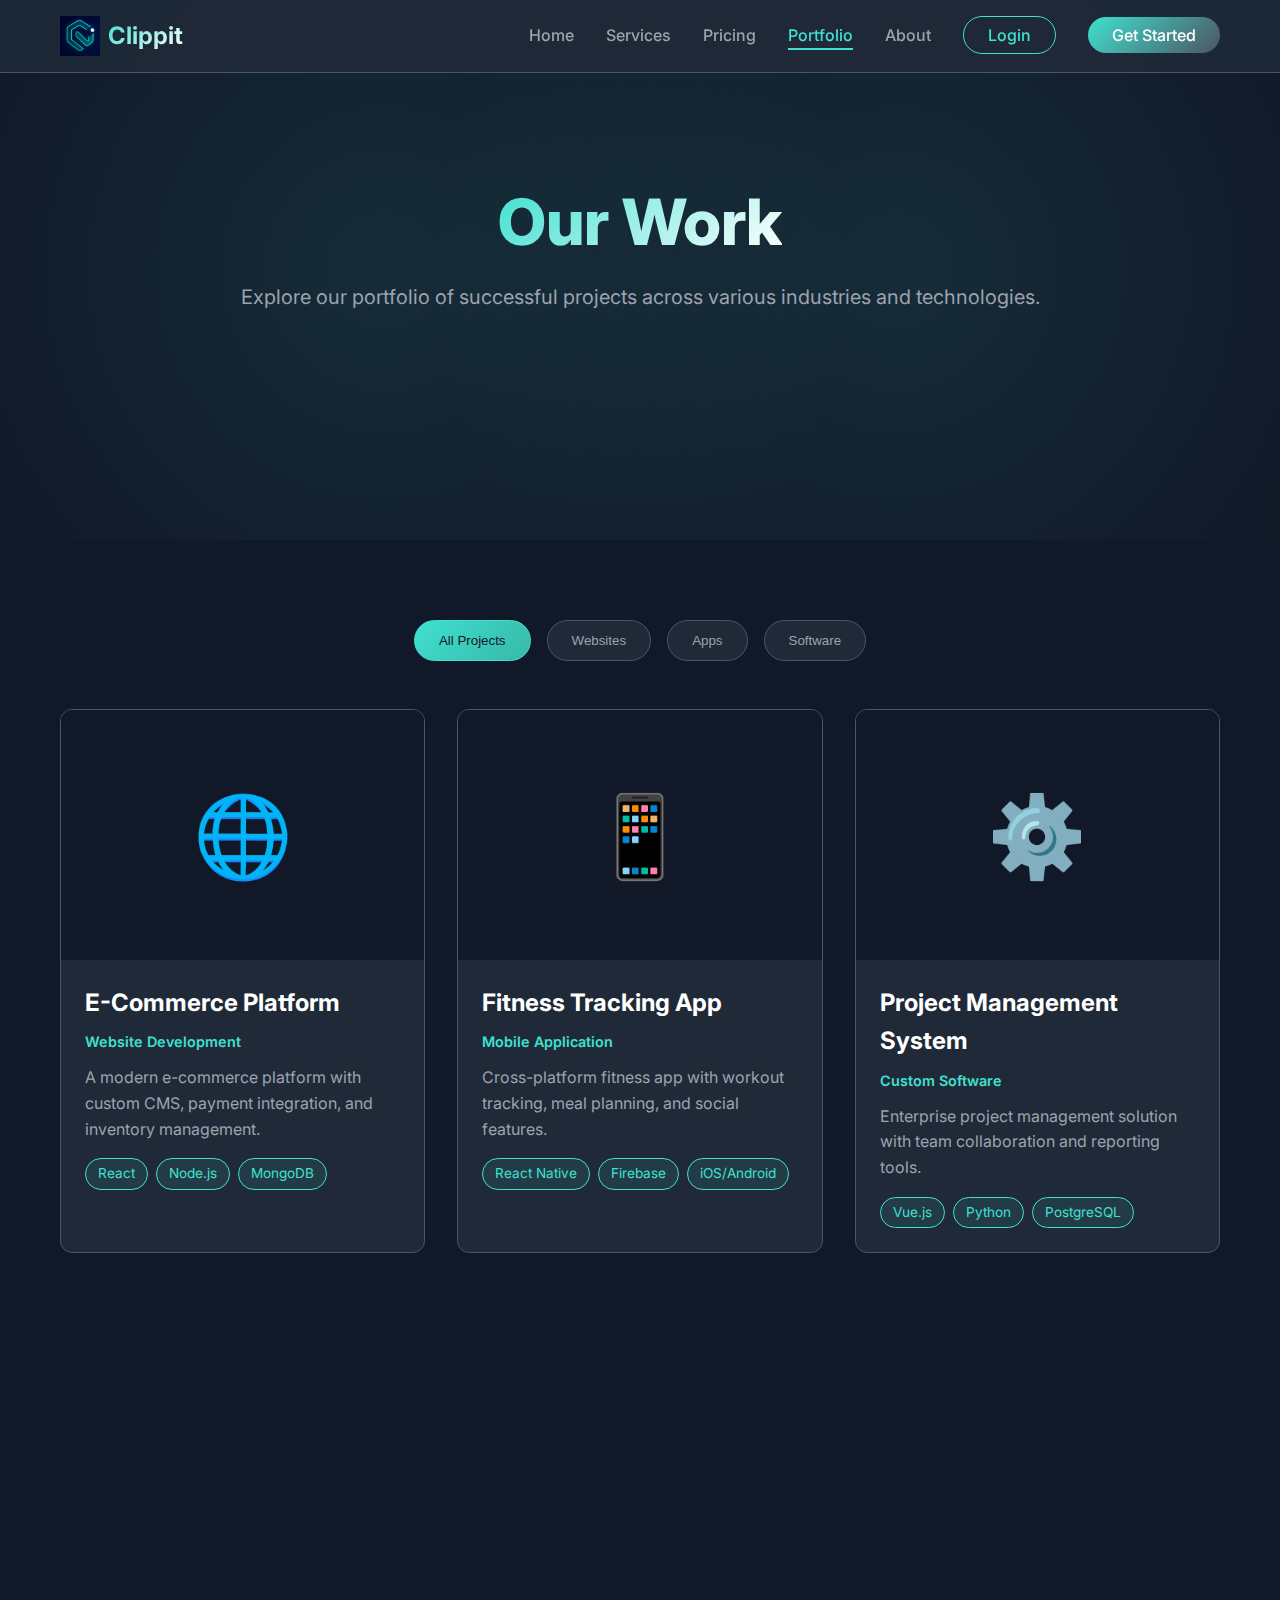
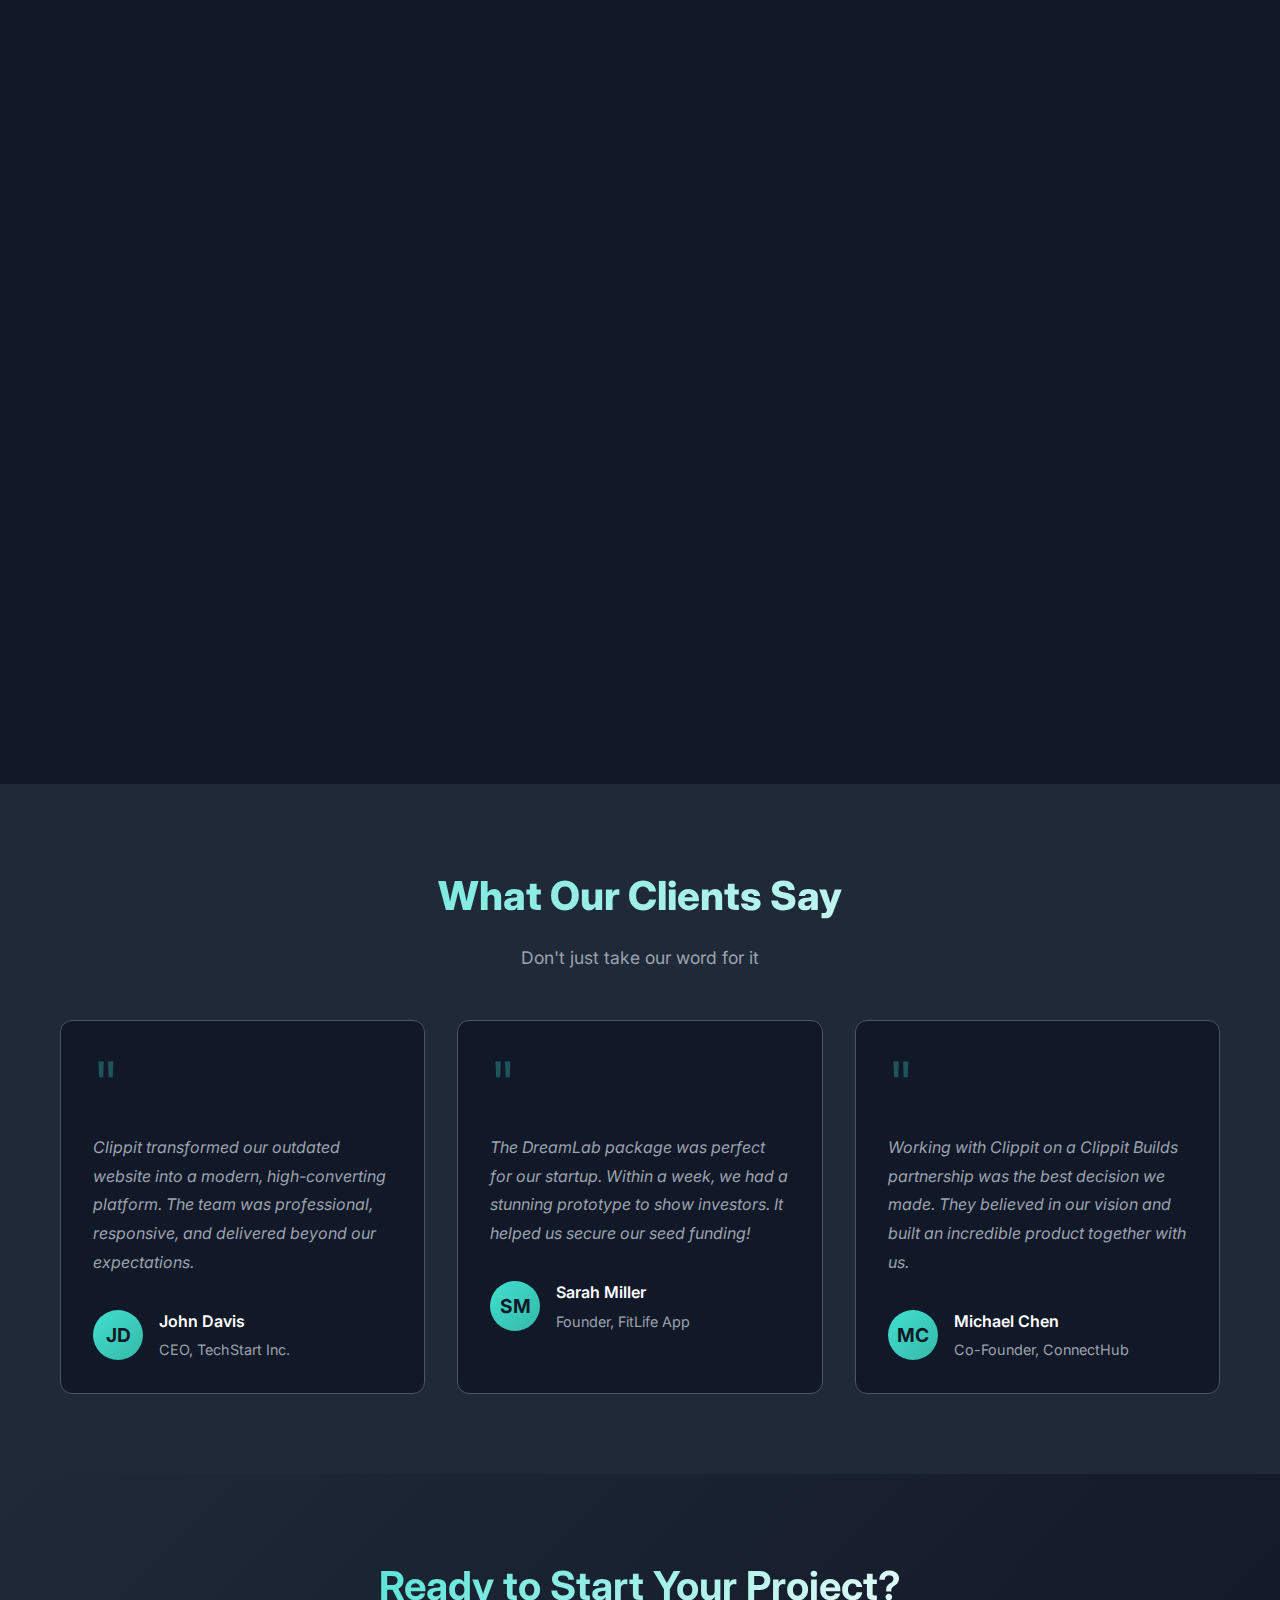
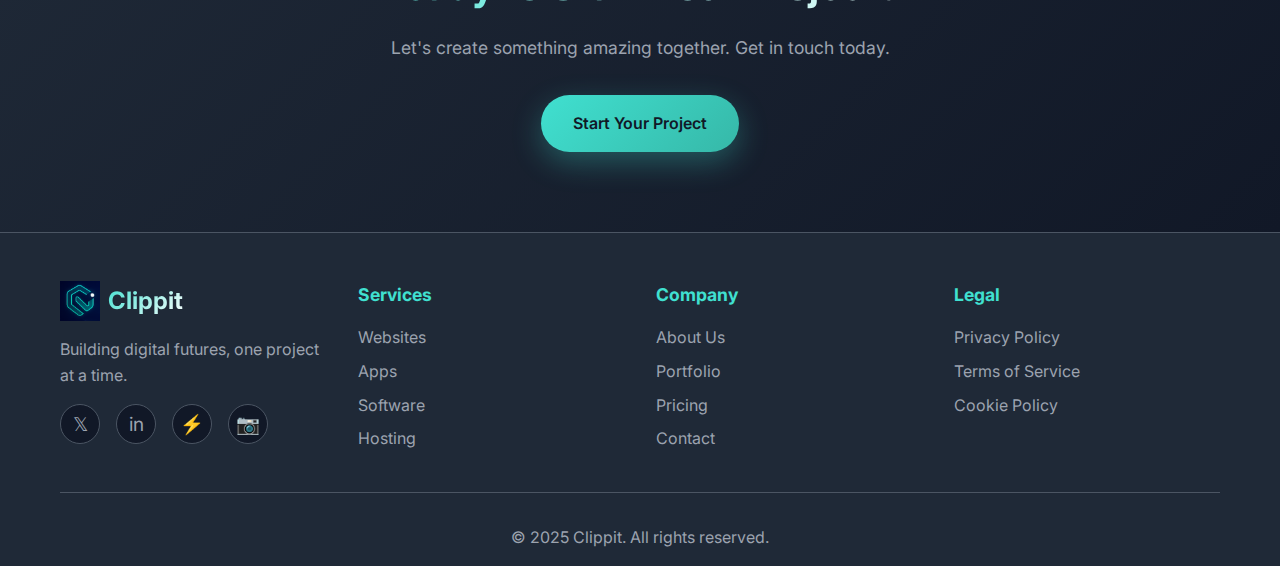
<file: portfolio.html>
<!DOCTYPE html>
<html lang="en">
<head>
    <meta charset="UTF-8">
    <meta name="viewport" content="width=device-width, initial-scale=1.0">
    <meta name="description" content="Explore Clippit's portfolio of successful projects - websites, apps, and software solutions.">
    <title>Portfolio - Clippit</title>
    <link rel="stylesheet" href="styles.css">
    <link rel="preconnect" href="https://fonts.googleapis.com">
    <link rel="preconnect" href="https://fonts.gstatic.com" crossorigin>
    <link href="https://fonts.googleapis.com/css2?family=Inter:wght@300;400;500;600;700;800&display=swap" rel="stylesheet">
</head>
<body>
    <!-- Navigation -->
    <nav class="navbar">
        <div class="container nav-container">
            <div class="logo">
                <img src="images/logo2.png" alt="Clippit Logo" class="logo-icon" style="width: 40px; height: 40px; object-fit: contain;">
                <span class="logo-text">Clippit</span>
            </div>
            <button class="mobile-menu-toggle" aria-label="Toggle menu">
                <span></span>
                <span></span>
                <span></span>
            </button>
            <ul class="nav-menu">
                <li><a href="index.html">Home</a></li>
                <li class="dropdown">
                    <a href="services.html">Services</a>
                    <ul class="dropdown-menu">
                        <li><a href="services.html#websites">Websites</a></li>
                        <li><a href="services.html#apps">Apps</a></li>
                        <li><a href="services.html#software">Software</a></li>
                        <li><a href="services.html#hosting">Hosting</a></li>
                        <li><a href="services.html#domains">Domains</a></li>
                        <li><a href="services.html#email">Email</a></li>
                        <li><a href="pricing.html#dreamlab">DreamLab</a></li>
                        <li><a href="pricing.html#clippit-builds">Clippit Builds</a></li>
                    </ul>
                </li>
                <li><a href="pricing.html">Pricing</a></li>
                <li><a href="portfolio.html" class="active">Portfolio</a></li>
                <li><a href="about.html">About</a></li>
                <li><a href="login.html" class="login-btn">Login</a></li>
                <li><a href="index.html#contact" class="cta-nav">Get Started</a></li>
            </ul>
        </div>
    </nav>

    <!-- Portfolio Hero -->
    <section class="hero portfolio-hero">
        <div class="hero-background"></div>
        <div class="container">
            <div class="hero-content">
                <h1 class="hero-title">
                    <span class="gradient-text">Our Work</span>
                </h1>
                <p class="hero-description">
                    Explore our portfolio of successful projects across various industries and technologies.
                </p>
            </div>
        </div>
    </section>

    <!-- Portfolio Grid -->
    <section class="portfolio-section">
        <div class="container">
            <div class="portfolio-filter">
                <button class="filter-btn active" data-filter="all">All Projects</button>
                <button class="filter-btn" data-filter="website">Websites</button>
                <button class="filter-btn" data-filter="app">Apps</button>
                <button class="filter-btn" data-filter="software">Software</button>
            </div>

            <div class="portfolio-grid">
                <div class="portfolio-item" data-category="website">
                    <div class="portfolio-image">
                        <div class="placeholder-image">🌐</div>
                    </div>
                    <div class="portfolio-info">
                        <h3>E-Commerce Platform</h3>
                        <p class="portfolio-category">Website Development</p>
                        <p class="portfolio-description">A modern e-commerce platform with custom CMS, payment integration, and inventory management.</p>
                        <div class="portfolio-tags">
                            <span>React</span>
                            <span>Node.js</span>
                            <span>MongoDB</span>
                        </div>
                    </div>
                </div>

                <div class="portfolio-item" data-category="app">
                    <div class="portfolio-image">
                        <div class="placeholder-image">📱</div>
                    </div>
                    <div class="portfolio-info">
                        <h3>Fitness Tracking App</h3>
                        <p class="portfolio-category">Mobile Application</p>
                        <p class="portfolio-description">Cross-platform fitness app with workout tracking, meal planning, and social features.</p>
                        <div class="portfolio-tags">
                            <span>React Native</span>
                            <span>Firebase</span>
                            <span>iOS/Android</span>
                        </div>
                    </div>
                </div>

                <div class="portfolio-item" data-category="software">
                    <div class="portfolio-image">
                        <div class="placeholder-image">⚙️</div>
                    </div>
                    <div class="portfolio-info">
                        <h3>Project Management System</h3>
                        <p class="portfolio-category">Custom Software</p>
                        <p class="portfolio-description">Enterprise project management solution with team collaboration and reporting tools.</p>
                        <div class="portfolio-tags">
                            <span>Vue.js</span>
                            <span>Python</span>
                            <span>PostgreSQL</span>
                        </div>
                    </div>
                </div>

                <div class="portfolio-item" data-category="website">
                    <div class="portfolio-image">
                        <div class="placeholder-image">🏢</div>
                    </div>
                    <div class="portfolio-info">
                        <h3>Corporate Website</h3>
                        <p class="portfolio-category">Website Development</p>
                        <p class="portfolio-description">Professional corporate website with multi-language support and content management.</p>
                        <div class="portfolio-tags">
                            <span>WordPress</span>
                            <span>PHP</span>
                            <span>SEO Optimized</span>
                        </div>
                    </div>
                </div>

                <div class="portfolio-item" data-category="app">
                    <div class="portfolio-image">
                        <div class="placeholder-image">💬</div>
                    </div>
                    <div class="portfolio-info">
                        <h3>Real-Time Chat Application</h3>
                        <p class="portfolio-category">Mobile & Web App</p>
                        <p class="portfolio-description">Secure messaging platform with end-to-end encryption and media sharing capabilities.</p>
                        <div class="portfolio-tags">
                            <span>Flutter</span>
                            <span>WebSocket</span>
                            <span>AWS</span>
                        </div>
                    </div>
                </div>

                <div class="portfolio-item" data-category="software">
                    <div class="portfolio-image">
                        <div class="placeholder-image">📊</div>
                    </div>
                    <div class="portfolio-info">
                        <h3>Analytics Dashboard</h3>
                        <p class="portfolio-category">Custom Software</p>
                        <p class="portfolio-description">Real-time analytics dashboard with data visualization and automated reporting.</p>
                        <div class="portfolio-tags">
                            <span>Angular</span>
                            <span>D3.js</span>
                            <span>API Integration</span>
                        </div>
                    </div>
                </div>

                <div class="portfolio-item" data-category="website">
                    <div class="portfolio-image">
                        <div class="placeholder-image">🎨</div>
                    </div>
                    <div class="portfolio-info">
                        <h3>Portfolio & Blog Platform</h3>
                        <p class="portfolio-category">Website Development</p>
                        <p class="portfolio-description">Creative portfolio website with integrated blog and contact management system.</p>
                        <div class="portfolio-tags">
                            <span>Next.js</span>
                            <span>Tailwind CSS</span>
                            <span>Headless CMS</span>
                        </div>
                    </div>
                </div>

                <div class="portfolio-item" data-category="app">
                    <div class="portfolio-image">
                        <div class="placeholder-image">🛒</div>
                    </div>
                    <div class="portfolio-info">
                        <h3>Food Delivery App</h3>
                        <p class="portfolio-category">Mobile Application</p>
                        <p class="portfolio-description">On-demand food delivery app with real-time tracking and payment integration.</p>
                        <div class="portfolio-tags">
                            <span>Swift</span>
                            <span>Kotlin</span>
                            <span>Google Maps</span>
                        </div>
                    </div>
                </div>

                <div class="portfolio-item" data-category="software">
                    <div class="portfolio-image">
                        <div class="placeholder-image">🔐</div>
                    </div>
                    <div class="portfolio-info">
                        <h3>Authentication System</h3>
                        <p class="portfolio-category">Custom Software</p>
                        <p class="portfolio-description">Secure multi-factor authentication system with SSO and OAuth integration.</p>
                        <div class="portfolio-tags">
                            <span>Node.js</span>
                            <span>JWT</span>
                            <span>Redis</span>
                        </div>
                    </div>
                </div>
            </div>
        </div>
    </section>

    <!-- Testimonials -->
    <section class="testimonials-section">
        <div class="container">
            <div class="section-header">
                <h2 class="section-title">What Our Clients Say</h2>
                <p class="section-subtitle">Don't just take our word for it</p>
            </div>
            <div class="testimonials-grid">
                <div class="testimonial-card">
                    <div class="testimonial-quote">"</div>
                    <p class="testimonial-text">Clippit transformed our outdated website into a modern, high-converting platform. The team was professional, responsive, and delivered beyond our expectations.</p>
                    <div class="testimonial-author">
                        <div class="author-avatar">JD</div>
                        <div>
                            <p class="author-name">John Davis</p>
                            <p class="author-title">CEO, TechStart Inc.</p>
                        </div>
                    </div>
                </div>

                <div class="testimonial-card">
                    <div class="testimonial-quote">"</div>
                    <p class="testimonial-text">The DreamLab package was perfect for our startup. Within a week, we had a stunning prototype to show investors. It helped us secure our seed funding!</p>
                    <div class="testimonial-author">
                        <div class="author-avatar">SM</div>
                        <div>
                            <p class="author-name">Sarah Miller</p>
                            <p class="author-title">Founder, FitLife App</p>
                        </div>
                    </div>
                </div>

                <div class="testimonial-card">
                    <div class="testimonial-quote">"</div>
                    <p class="testimonial-text">Working with Clippit on a Clippit Builds partnership was the best decision we made. They believed in our vision and built an incredible product together with us.</p>
                    <div class="testimonial-author">
                        <div class="author-avatar">MC</div>
                        <div>
                            <p class="author-name">Michael Chen</p>
                            <p class="author-title">Co-Founder, ConnectHub</p>
                        </div>
                    </div>
                </div>
            </div>
        </div>
    </section>

    <!-- CTA Section -->
    <section class="cta-section">
        <div class="container">
            <div class="cta-content">
                <h2>Ready to Start Your Project?</h2>
                <p>Let's create something amazing together. Get in touch today.</p>
                <a href="index.html#contact" class="btn btn-primary">Start Your Project</a>
            </div>
        </div>
    </section>

    <!-- Footer -->
    <footer class="footer">
        <div class="container">
            <div class="footer-content">
                <div class="footer-section">
                    <div class="footer-logo">
                        <img src="images/logo2.png" alt="Clippit Logo" class="logo-icon" style="width: 40px; height: 40px; object-fit: contain;">
                        <span class="logo-text">Clippit</span>
                    </div>
                    <p>Building digital futures, one project at a time.</p>
                    <div class="social-links">
                        <a href="#" aria-label="Twitter">𝕏</a>
                        <a href="#" aria-label="LinkedIn">in</a>
                        <a href="#" aria-label="GitHub">⚡</a>
                        <a href="#" aria-label="Instagram">📷</a>
                    </div>
                </div>
                <div class="footer-section">
                    <h4>Services</h4>
                    <ul>
                        <li><a href="services.html#websites">Websites</a></li>
                        <li><a href="services.html#apps">Apps</a></li>
                        <li><a href="services.html#software">Software</a></li>
                        <li><a href="services.html#hosting">Hosting</a></li>
                    </ul>
                </div>
                <div class="footer-section">
                    <h4>Company</h4>
                    <ul>
                        <li><a href="about.html">About Us</a></li>
                        <li><a href="portfolio.html">Portfolio</a></li>
                        <li><a href="pricing.html">Pricing</a></li>
                        <li><a href="index.html#contact">Contact</a></li>
                    </ul>
                </div>
                <div class="footer-section">
                    <h4>Legal</h4>
                    <ul>
                        <li><a href="#">Privacy Policy</a></li>
                        <li><a href="#">Terms of Service</a></li>
                        <li><a href="#">Cookie Policy</a></li>
                    </ul>
                </div>
            </div>
            <div class="footer-bottom">
                <p>&copy; 2025 Clippit. All rights reserved.</p>
            </div>
        </div>
    </footer>

    <script src="script.js"></script>
    <script src="portfolio.js"></script>
</body>
</html>
</file>
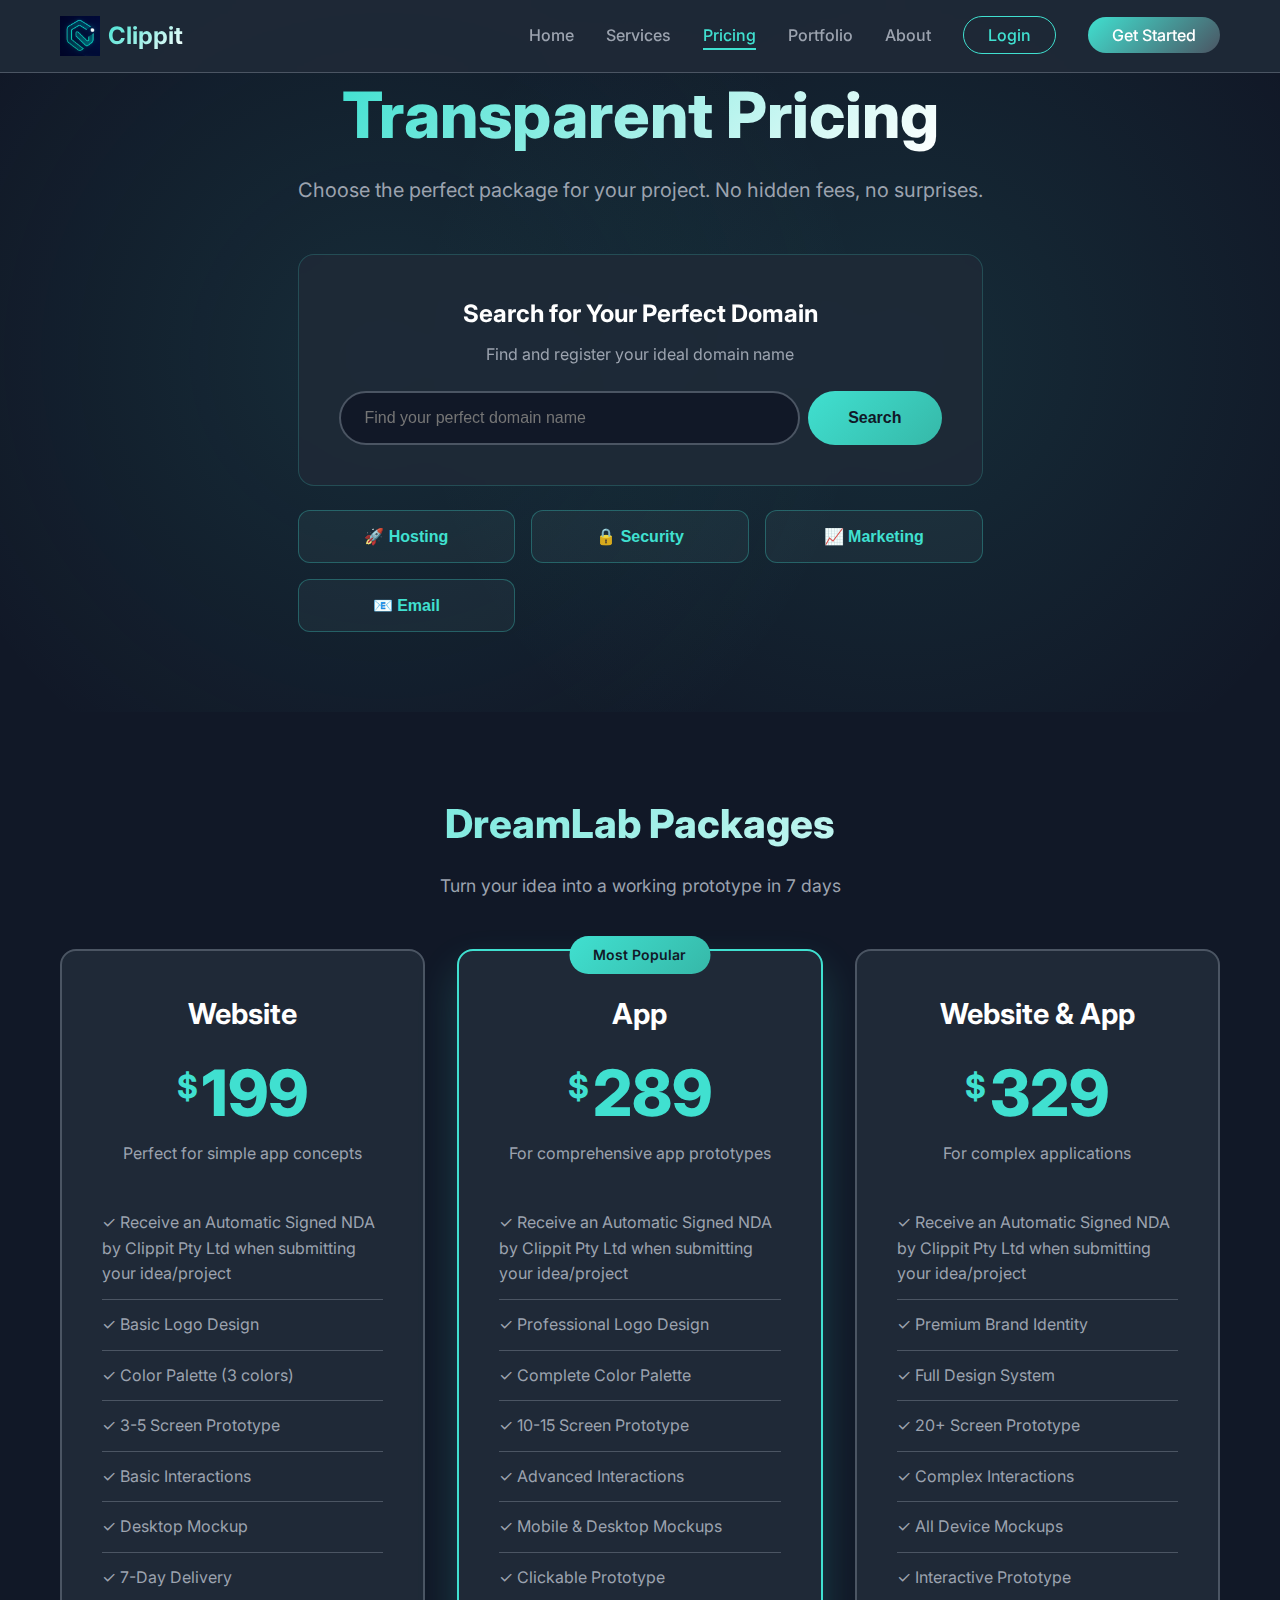
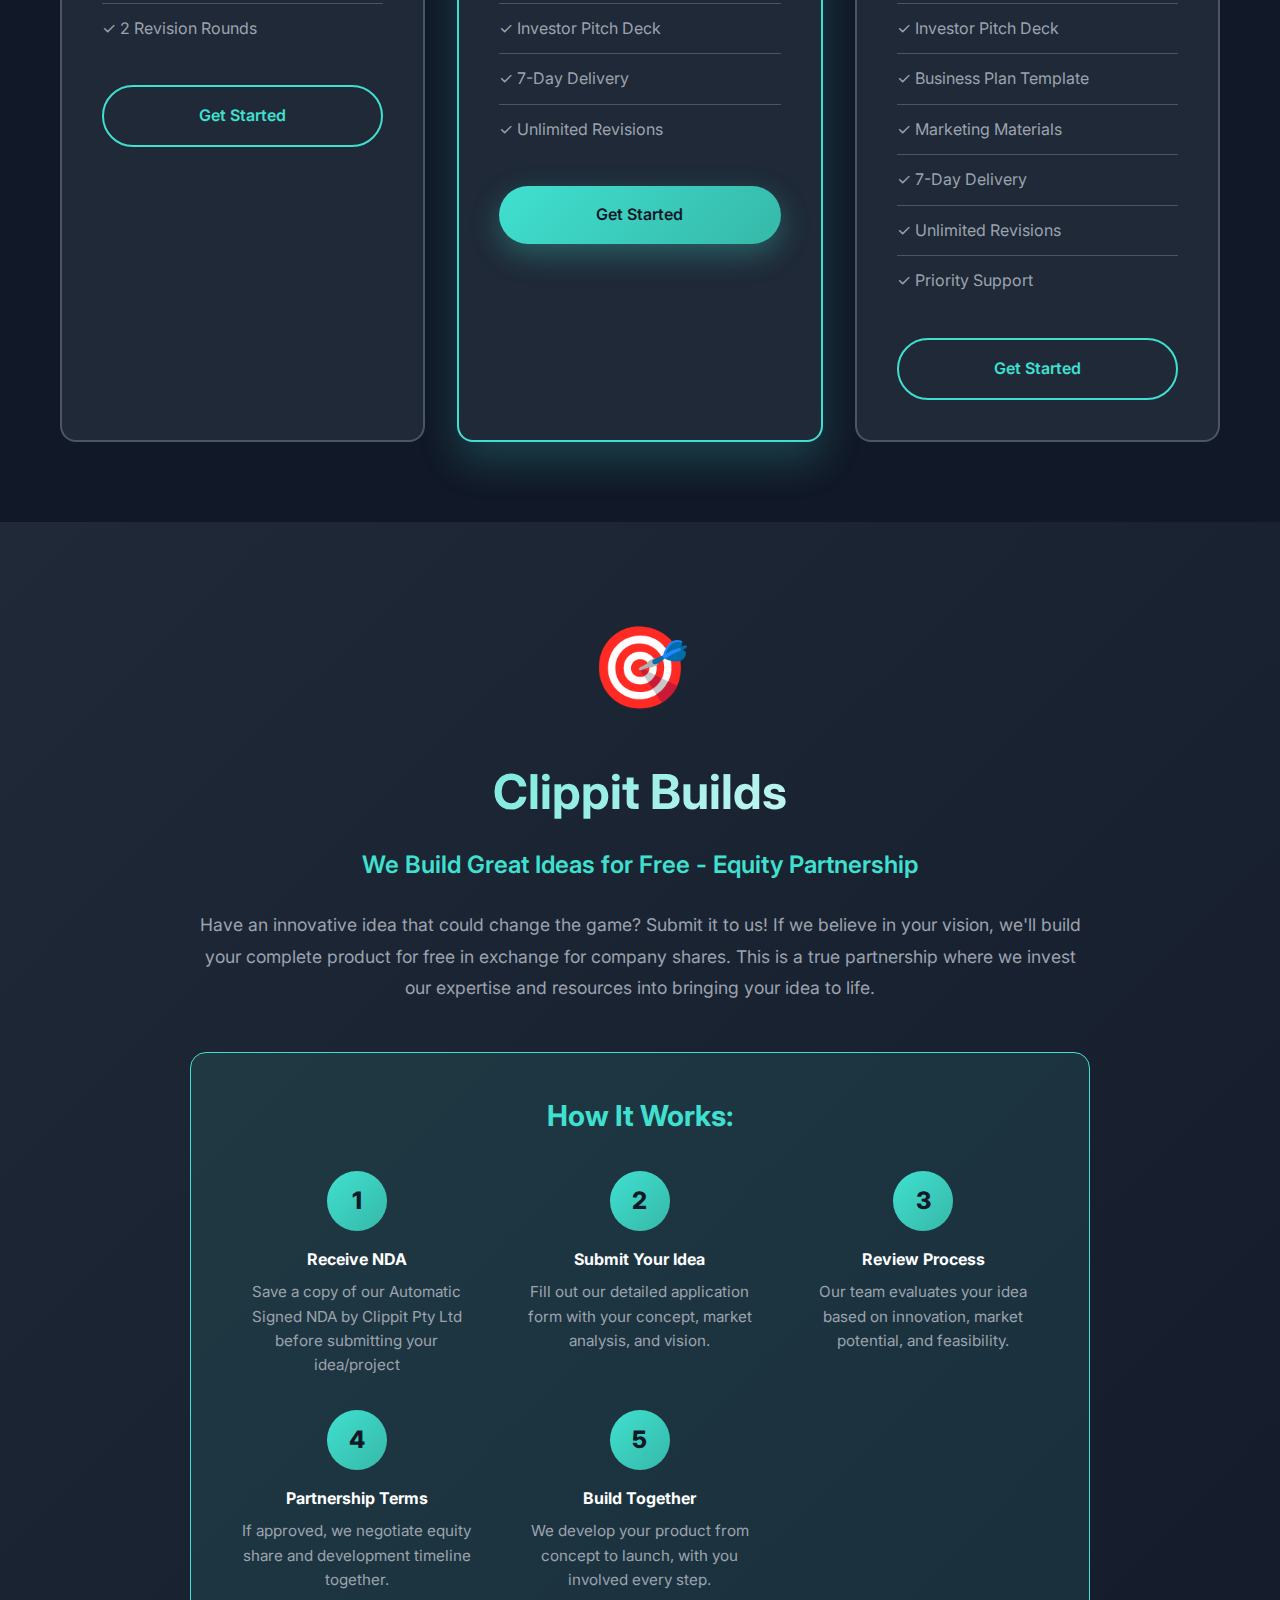
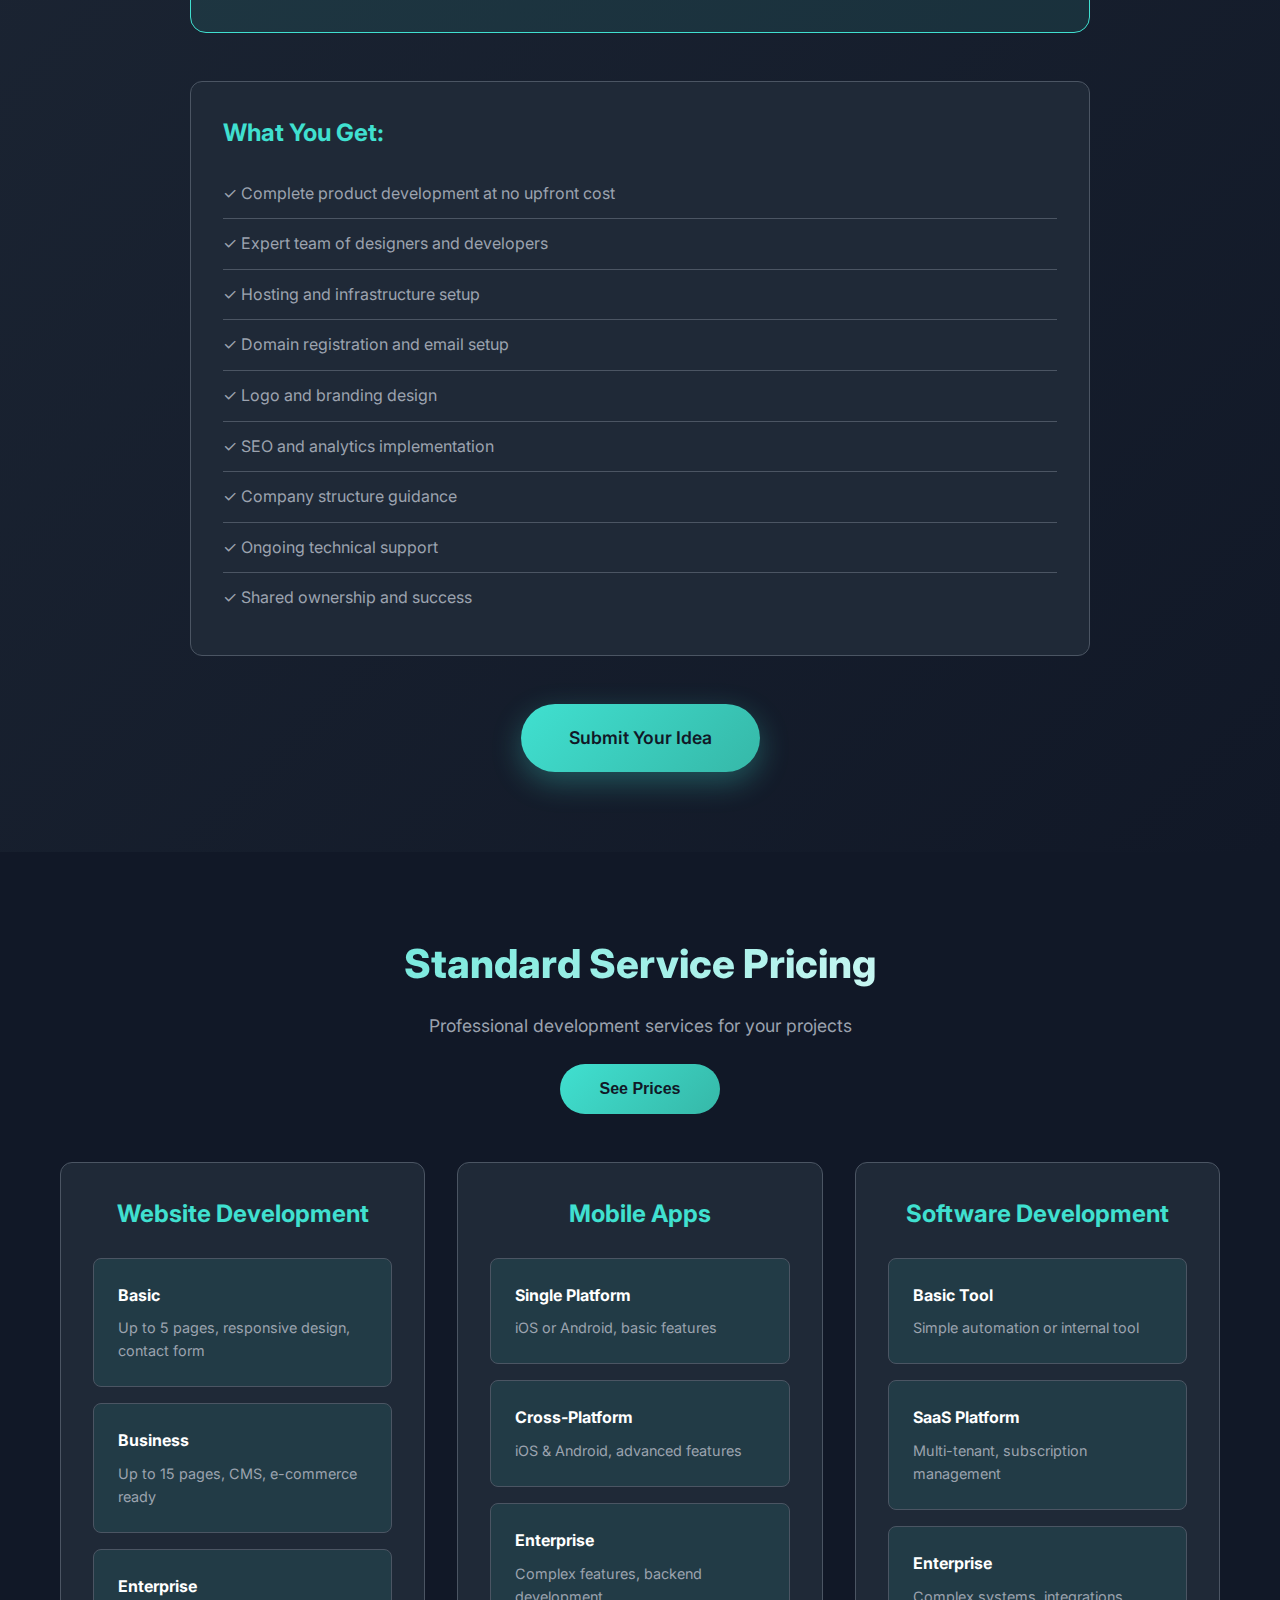
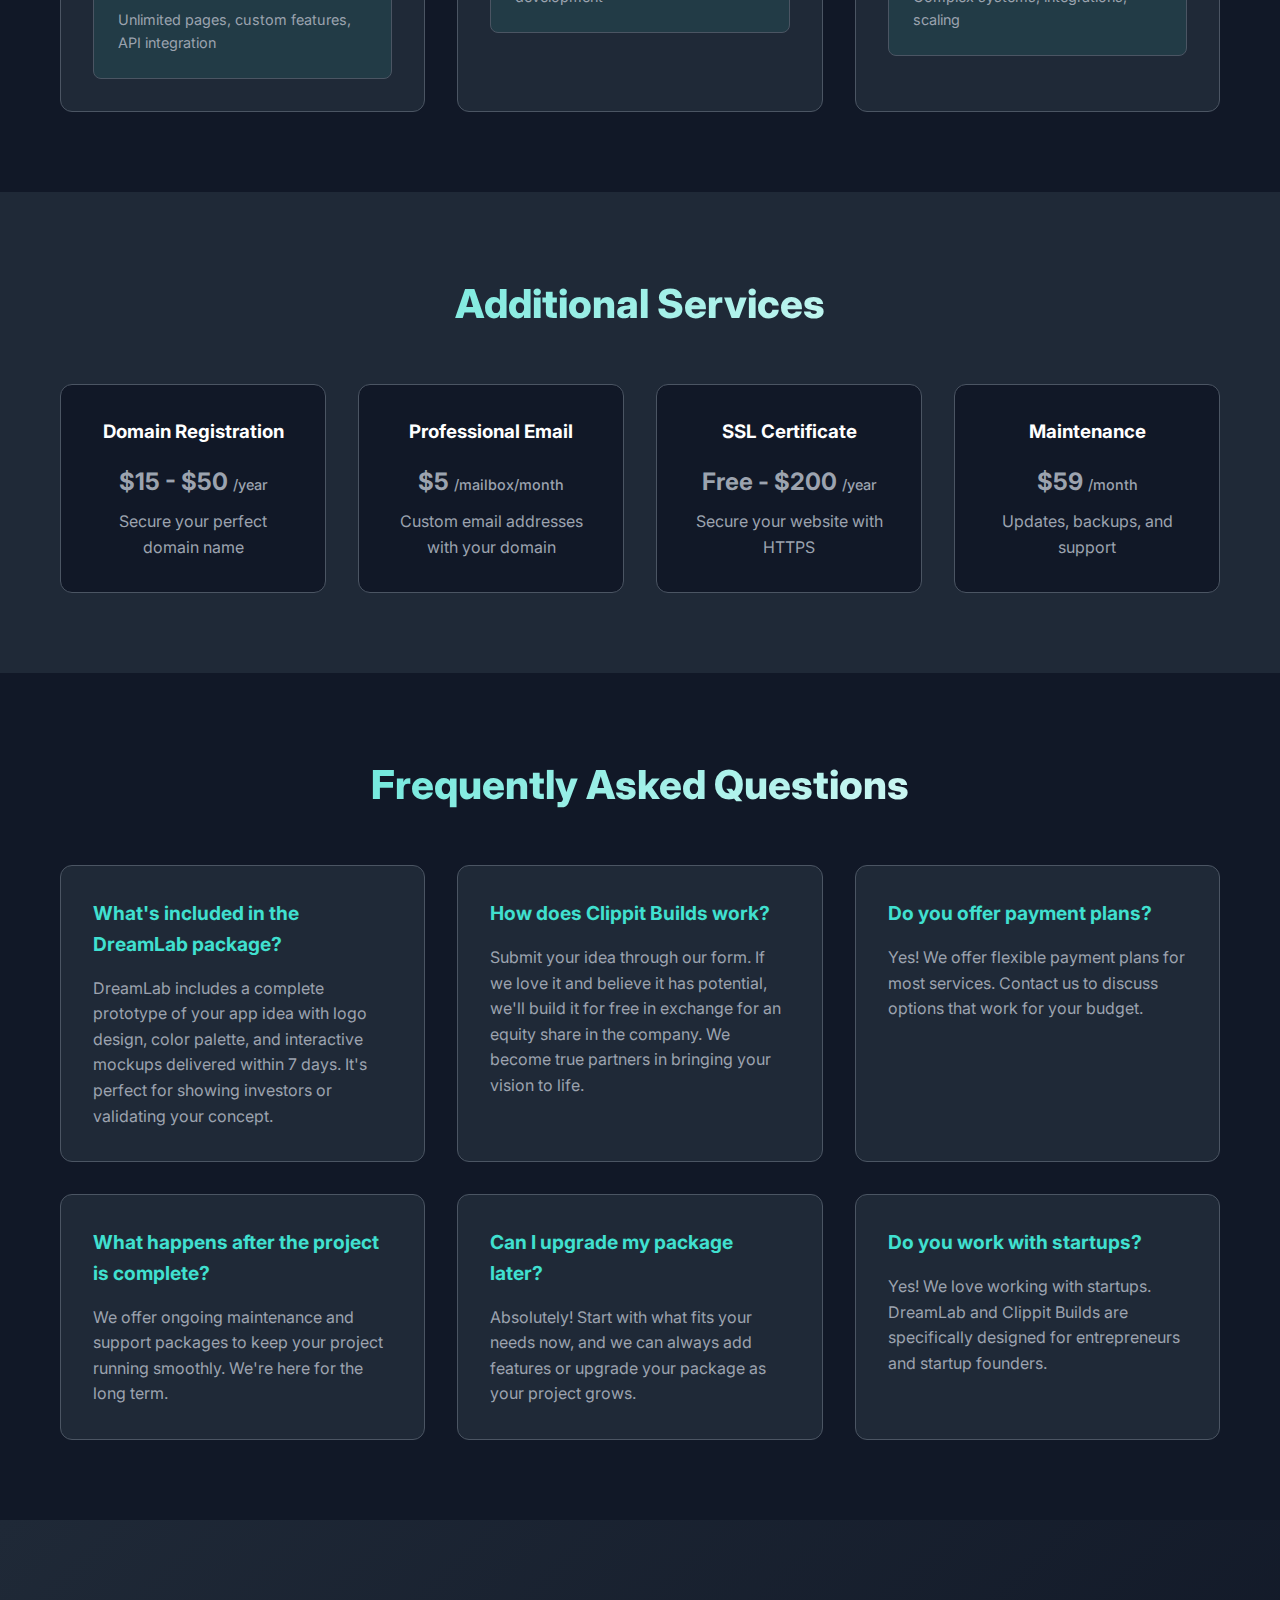
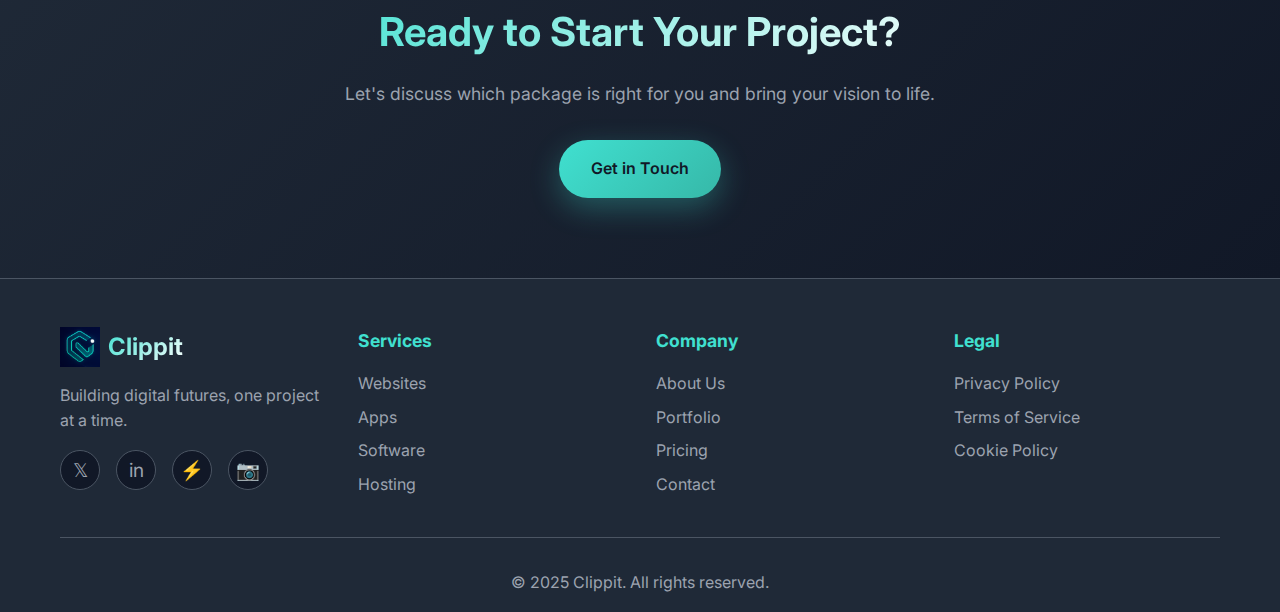
<file: pricing.html>
<!DOCTYPE html>
<html lang="en">
<head>
    <meta charset="UTF-8">
    <meta name="viewport" content="width=device-width, initial-scale=1.0">
    <meta name="description" content="Transparent pricing for all Clippit services - DreamLab prototypes and Clippit Builds equity partnerships.">
    <title>Pricing - Clippit</title>
    <link rel="stylesheet" href="styles.css">
    <link rel="preconnect" href="https://fonts.googleapis.com">
    <link rel="preconnect" href="https://fonts.gstatic.com" crossorigin>
    <link href="https://fonts.googleapis.com/css2?family=Inter:wght@300;400;500;600;700;800&display=swap" rel="stylesheet">
</head>
<body>
    <!-- Navigation -->
    <nav class="navbar">
        <div class="container nav-container">
            <div class="logo">
                <img src="images/logo2.png" alt="Clippit Logo" class="logo-icon" style="width: 40px; height: 40px; object-fit: contain;">
                <span class="logo-text">Clippit</span>
            </div>
            <button class="mobile-menu-toggle" aria-label="Toggle menu">
                <span></span>
                <span></span>
                <span></span>
            </button>
            <ul class="nav-menu">
                <li><a href="index.html">Home</a></li>
                <li class="dropdown">
                    <a href="services.html">Services</a>
                    <ul class="dropdown-menu">
                        <li><a href="services.html#websites">Websites</a></li>
                        <li><a href="services.html#apps">Apps</a></li>
                        <li><a href="services.html#software">Software</a></li>
                        <li><a href="services.html#hosting">Hosting</a></li>
                        <li><a href="services.html#domains">Domains</a></li>
                        <li><a href="services.html#email">Email</a></li>
                        <li><a href="pricing.html#dreamlab">DreamLab</a></li>
                        <li><a href="pricing.html#clippit-builds">Clippit Builds</a></li>
                    </ul>
                </li>
                <li><a href="pricing.html" class="active">Pricing</a></li>
                <li><a href="portfolio.html">Portfolio</a></li>
                <li><a href="about.html">About</a></li>
                <li><a href="login.html" class="login-btn">Login</a></li>
                <li><a href="index.html#contact" class="cta-nav">Get Started</a></li>
            </ul>
        </div>
    </nav>

    <!-- Pricing Hero -->
    <section class="hero pricing-hero">
        <div class="hero-background"></div>
        <div class="container">
            <div class="hero-content">
                <h1 class="hero-title">
                    <span class="gradient-text">Transparent Pricing</span>
                </h1>
                <p class="hero-description">
                    Choose the perfect package for your project. No hidden fees, no surprises.
                </p>
            </div>
            
            <!-- Domain Search Bar -->
            <div class="domain-search-container" style="margin-top: 3rem; max-width: 800px; margin-left: auto; margin-right: auto;">
                <div style="background: rgba(31, 41, 55, 0.8); backdrop-filter: blur(10px); padding: 2.5rem; border-radius: 16px; border: 1px solid rgba(64, 224, 208, 0.2);">
                    <h3 style="color: #fff; font-size: 1.5rem; margin-bottom: 0.5rem; text-align: center;">Search for Your Perfect Domain</h3>
                    <p style="color: #9CA3AF; margin-bottom: 1.5rem; text-align: center;">Find and register your ideal domain name</p>
                    <form onsubmit="event.preventDefault(); window.open('https://www.clippit.online/', '_blank');" style="display: flex; gap: 0.5rem;">
                        <input 
                            type="text" 
                            placeholder="Find your perfect domain name" 
                            style="flex: 1; padding: 1rem 1.5rem; background: #111827; border: 2px solid #4B5563; border-radius: 50px; color: #fff; font-size: 1rem; outline: none; transition: border-color 0.3s;"
                            onfocus="this.style.borderColor='#40E0D0'"
                            onblur="this.style.borderColor='#4B5563'"
                        >
                        <button 
                            type="submit" 
                            style="padding: 1rem 2.5rem; background: linear-gradient(135deg, #40E0D0, #36B8A8); color: #111827; border: none; border-radius: 50px; font-weight: 600; font-size: 1rem; cursor: pointer; transition: transform 0.2s, box-shadow 0.2s;"
                            onmouseover="this.style.transform='translateY(-2px)'; this.style.boxShadow='0 10px 20px rgba(64, 224, 208, 0.3)'"
                            onmouseout="this.style.transform='translateY(0)'; this.style.boxShadow='none'"
                        >
                            Search
                        </button>
                    </form>
                </div>
                
                <!-- Service Category Buttons -->
                <div style="display: grid; grid-template-columns: repeat(auto-fit, minmax(160px, 1fr)); gap: 1rem; margin-top: 1.5rem;">
                    <button 
                        onclick="window.open('https://www.clippit.online/', '_blank')"
                        style="padding: 1rem 1.5rem; background: rgba(31, 41, 55, 0.6); border: 1px solid rgba(64, 224, 208, 0.3); border-radius: 12px; color: #40E0D0; font-weight: 600; font-size: 1rem; cursor: pointer; transition: all 0.3s;"
                        onmouseover="this.style.background='rgba(64, 224, 208, 0.1)'; this.style.borderColor='#40E0D0'; this.style.transform='translateY(-2px)'"
                        onmouseout="this.style.background='rgba(31, 41, 55, 0.6)'; this.style.borderColor='rgba(64, 224, 208, 0.3)'; this.style.transform='translateY(0)'"
                    >
                        🚀 Hosting
                    </button>
                    <button 
                        onclick="window.open('https://www.clippit.online/', '_blank')"
                        style="padding: 1rem 1.5rem; background: rgba(31, 41, 55, 0.6); border: 1px solid rgba(64, 224, 208, 0.3); border-radius: 12px; color: #40E0D0; font-weight: 600; font-size: 1rem; cursor: pointer; transition: all 0.3s;"
                        onmouseover="this.style.background='rgba(64, 224, 208, 0.1)'; this.style.borderColor='#40E0D0'; this.style.transform='translateY(-2px)'"
                        onmouseout="this.style.background='rgba(31, 41, 55, 0.6)'; this.style.borderColor='rgba(64, 224, 208, 0.3)'; this.style.transform='translateY(0)'"
                    >
                        🔒 Security
                    </button>
                    <button 
                        onclick="window.open('https://www.clippit.online/', '_blank')"
                        style="padding: 1rem 1.5rem; background: rgba(31, 41, 55, 0.6); border: 1px solid rgba(64, 224, 208, 0.3); border-radius: 12px; color: #40E0D0; font-weight: 600; font-size: 1rem; cursor: pointer; transition: all 0.3s;"
                        onmouseover="this.style.background='rgba(64, 224, 208, 0.1)'; this.style.borderColor='#40E0D0'; this.style.transform='translateY(-2px)'"
                        onmouseout="this.style.background='rgba(31, 41, 55, 0.6)'; this.style.borderColor='rgba(64, 224, 208, 0.3)'; this.style.transform='translateY(0)'"
                    >
                        📈 Marketing
                    </button>
                    <button 
                        onclick="window.open('https://www.clippit.online/', '_blank')"
                        style="padding: 1rem 1.5rem; background: rgba(31, 41, 55, 0.6); border: 1px solid rgba(64, 224, 208, 0.3); border-radius: 12px; color: #40E0D0; font-weight: 600; font-size: 1rem; cursor: pointer; transition: all 0.3s;"
                        onmouseover="this.style.background='rgba(64, 224, 208, 0.1)'; this.style.borderColor='#40E0D0'; this.style.transform='translateY(-2px)'"
                        onmouseout="this.style.background='rgba(31, 41, 55, 0.6)'; this.style.borderColor='rgba(64, 224, 208, 0.3)'; this.style.transform='translateY(0)'"
                    >
                        📧 Email
                    </button>
                </div>
            </div>
        </div>
    </section>

    <!-- DreamLab Packages -->
    <section id="dreamlab" class="pricing-section">
        <div class="container">
            <div class="section-header">
                <h2 class="section-title">DreamLab Packages</h2>
                <p class="section-subtitle">Turn your idea into a working prototype in 7 days</p>
            </div>
            <div class="pricing-grid">
                <div class="pricing-card">
                    <h3>Website</h3>
                    <div class="price">
                        <span class="currency">$</span>
                        <span class="amount">199</span>
                    </div>
                    <p class="price-description">Perfect for simple app concepts</p>
                    <ul class="feature-list">
                        <li>✓ Receive an Automatic Signed NDA by Clippit Pty Ltd when submitting your idea/project</li>
                        <li>✓ Basic Logo Design</li>
                        <li>✓ Color Palette (3 colors)</li>
                        <li>✓ 3-5 Screen Prototype</li>
                        <li>✓ Basic Interactions</li>
                        <li>✓ Desktop Mockup</li>
                        <li>✓ 7-Day Delivery</li>
                        <li>✓ 2 Revision Rounds</li>
                    </ul>
                    <a href="index.html#contact" class="btn btn-secondary">Get Started</a>
                </div>
                
                <div class="pricing-card featured">
                    <div class="popular-badge">Most Popular</div>
                    <h3>App</h3>
                    <div class="price">
                        <span class="currency">$</span>
                        <span class="amount">289</span>
                    </div>
                    <p class="price-description">For comprehensive app prototypes</p>
                    <ul class="feature-list">
                        <li>✓ Receive an Automatic Signed NDA by Clippit Pty Ltd when submitting your idea/project</li>
                        <li>✓ Professional Logo Design</li>
                        <li>✓ Complete Color Palette</li>
                        <li>✓ 10-15 Screen Prototype</li>
                        <li>✓ Advanced Interactions</li>
                        <li>✓ Mobile & Desktop Mockups</li>
                        <li>✓ Clickable Prototype</li>
                        <li>✓ Investor Pitch Deck</li>
                        <li>✓ 7-Day Delivery</li>
                        <li>✓ Unlimited Revisions</li>
                    </ul>
                    <a href="index.html#contact" class="btn btn-primary">Get Started</a>
                </div>
                
                <div class="pricing-card">
                    <h3>Website & App</h3>
                    <div class="price">
                        <span class="currency">$</span>
                        <span class="amount">329</span>
                    </div>
                    <p class="price-description">For complex applications</p>
                    <ul class="feature-list">
                        <li>✓ Receive an Automatic Signed NDA by Clippit Pty Ltd when submitting your idea/project</li>
                        <li>✓ Premium Brand Identity</li>
                        <li>✓ Full Design System</li>
                        <li>✓ 20+ Screen Prototype</li>
                        <li>✓ Complex Interactions</li>
                        <li>✓ All Device Mockups</li>
                        <li>✓ Interactive Prototype</li>
                        <li>✓ Investor Pitch Deck</li>
                        <li>✓ Business Plan Template</li>
                        <li>✓ Marketing Materials</li>
                        <li>✓ 7-Day Delivery</li>
                        <li>✓ Unlimited Revisions</li>
                        <li>✓ Priority Support</li>
                    </ul>
                    <a href="index.html#contact" class="btn btn-secondary">Get Started</a>
                </div>
            </div>
        </div>
    </section>

    <!-- Clippit Builds -->
    <section id="clippit-builds" class="clippit-builds-section">
        <div class="container">
            <div class="clippit-builds-content">
                <div class="clippit-builds-icon">🎯</div>
                <h2>Clippit Builds</h2>
                <p class="tagline">We Build Great Ideas for Free - Equity Partnership</p>
                <p class="description">
                    Have an innovative idea that could change the game? Submit it to us! If we believe in your vision, 
                    we'll build your complete product for free in exchange for company shares. This is a true partnership 
                    where we invest our expertise and resources into bringing your idea to life.
                </p>
                
                <div class="builds-process">
                    <h3>How It Works:</h3>
                    <div class="process-grid">
                        <div class="process-item">
                            <div class="process-number">1</div>
                            <h4>Receive NDA</h4>
                            <p>Save a copy of our Automatic Signed NDA by Clippit Pty Ltd before submitting your idea/project</p>
                        </div>
                        <div class="process-item">
                            <div class="process-number">2</div>
                            <h4>Submit Your Idea</h4>
                            <p>Fill out our detailed application form with your concept, market analysis, and vision.</p>
                        </div>
                        <div class="process-item">
                            <div class="process-number">3</div>
                            <h4>Review Process</h4>
                            <p>Our team evaluates your idea based on innovation, market potential, and feasibility.</p>
                        </div>
                        <div class="process-item">
                            <div class="process-number">4</div>
                            <h4>Partnership Terms</h4>
                            <p>If approved, we negotiate equity share and development timeline together.</p>
                        </div>
                        <div class="process-item">
                            <div class="process-number">5</div>
                            <h4>Build Together</h4>
                            <p>We develop your product from concept to launch, with you involved every step.</p>
                        </div>
                    </div>
                </div>
                
                <div class="builds-benefits">
                    <h3>What You Get:</h3>
                    <ul>
                        <li>✓ Complete product development at no upfront cost</li>
                        <li>✓ Expert team of designers and developers</li>
                        <li>✓ Hosting and infrastructure setup</li>
                        <li>✓ Domain registration and email setup</li>
                        <li>✓ Logo and branding design</li>
                        <li>✓ SEO and analytics implementation</li>
                        <li>✓ Company structure guidance</li>
                        <li>✓ Ongoing technical support</li>
                        <li>✓ Shared ownership and success</li>
                    </ul>
                </div>
                
                <a href="index.html#contact" class="btn btn-primary btn-large">Submit Your Idea</a>
            </div>
        </div>
    </section>

    <!-- Standard Services Pricing -->
    <section class="standard-pricing">
        <div class="container">
            <div class="section-header">
                <h2 class="section-title">Standard Service Pricing</h2>
                <p class="section-subtitle">Professional development services for your projects</p>
                <button 
                    onclick="window.open('https://www.clippit.online/', '_blank')"
                    style="margin-top: 1.5rem; padding: 1rem 2.5rem; background: linear-gradient(135deg, #40E0D0, #36B8A8); color: #111827; border: none; border-radius: 50px; font-weight: 600; font-size: 1rem; cursor: pointer; transition: transform 0.2s, box-shadow 0.2s;"
                    onmouseover="this.style.transform='translateY(-2px)'; this.style.boxShadow='0 10px 20px rgba(64, 224, 208, 0.3)'"
                    onmouseout="this.style.transform='translateY(0)'; this.style.boxShadow='none'"
                >
                    See Prices
                </button>
            </div>
            
            <div class="service-pricing-grid">
                <div class="service-pricing-card">
                    <h3>Website Development</h3>
                    <div class="pricing-tiers">
                        <div class="tier">
                            <h4>Basic</h4>
                            <p class="tier-desc">Up to 5 pages, responsive design, contact form</p>
                        </div>
                        <div class="tier">
                            <h4>Business</h4>
                            <p class="tier-desc">Up to 15 pages, CMS, e-commerce ready</p>
                        </div>
                        <div class="tier">
                            <h4>Enterprise</h4>
                            <p class="tier-desc">Unlimited pages, custom features, API integration</p>
                        </div>
                    </div>
                </div>
                
                <div class="service-pricing-card">
                    <h3>Mobile Apps</h3>
                    <div class="pricing-tiers">
                        <div class="tier">
                            <h4>Single Platform</h4>
                            <p class="tier-desc">iOS or Android, basic features</p>
                        </div>
                        <div class="tier">
                            <h4>Cross-Platform</h4>
                            <p class="tier-desc">iOS & Android, advanced features</p>
                        </div>
                        <div class="tier">
                            <h4>Enterprise</h4>
                            <p class="tier-desc">Complex features, backend development</p>
                        </div>
                    </div>
                </div>
                
                <div class="service-pricing-card">
                    <h3>Software Development</h3>
                    <div class="pricing-tiers">
                        <div class="tier">
                            <h4>Basic Tool</h4>
                            <p class="tier-desc">Simple automation or internal tool</p>
                        </div>
                        <div class="tier">
                            <h4>SaaS Platform</h4>
                            <p class="tier-desc">Multi-tenant, subscription management</p>
                        </div>
                        <div class="tier">
                            <h4>Enterprise</h4>
                            <p class="tier-desc">Complex systems, integrations, scaling</p>
                        </div>
                    </div>
                </div>
            </div>
        </div>
    </section>

    <!-- Additional Services -->
    <section class="additional-services">
        <div class="container">
            <div class="section-header">
                <h2 class="section-title">Additional Services</h2>
            </div>
            <div class="additional-grid">
                <div class="additional-card">
                    <h3>Domain Registration</h3>
                    <p class="add-price">$15 - $50 <span>/year</span></p>
                    <p>Secure your perfect domain name</p>
                </div>
                <div class="additional-card">
                    <h3>Professional Email</h3>
                    <p class="add-price">$5 <span>/mailbox/month</span></p>
                    <p>Custom email addresses with your domain</p>
                </div>
                <div class="additional-card">
                    <h3>SSL Certificate</h3>
                    <p class="add-price">Free - $200 <span>/year</span></p>
                    <p>Secure your website with HTTPS</p>
                </div>
                <div class="additional-card">
                    <h3>Maintenance</h3>
                    <p class="add-price">$59 <span>/month</span></p>
                    <p>Updates, backups, and support</p>
                </div>
            </div>
        </div>
    </section>

    <!-- FAQ Section -->
    <section class="faq-section">
        <div class="container">
            <div class="section-header">
                <h2 class="section-title">Frequently Asked Questions</h2>
            </div>
            <div class="faq-grid">
                <div class="faq-item">
                    <h3>What's included in the DreamLab package?</h3>
                    <p>DreamLab includes a complete prototype of your app idea with logo design, color palette, and interactive mockups delivered within 7 days. It's perfect for showing investors or validating your concept.</p>
                </div>
                <div class="faq-item">
                    <h3>How does Clippit Builds work?</h3>
                    <p>Submit your idea through our form. If we love it and believe it has potential, we'll build it for free in exchange for an equity share in the company. We become true partners in bringing your vision to life.</p>
                </div>
                <div class="faq-item">
                    <h3>Do you offer payment plans?</h3>
                    <p>Yes! We offer flexible payment plans for most services. Contact us to discuss options that work for your budget.</p>
                </div>
                <div class="faq-item">
                    <h3>What happens after the project is complete?</h3>
                    <p>We offer ongoing maintenance and support packages to keep your project running smoothly. We're here for the long term.</p>
                </div>
                <div class="faq-item">
                    <h3>Can I upgrade my package later?</h3>
                    <p>Absolutely! Start with what fits your needs now, and we can always add features or upgrade your package as your project grows.</p>
                </div>
                <div class="faq-item">
                    <h3>Do you work with startups?</h3>
                    <p>Yes! We love working with startups. DreamLab and Clippit Builds are specifically designed for entrepreneurs and startup founders.</p>
                </div>
            </div>
        </div>
    </section>

    <!-- CTA Section -->
    <section class="cta-section">
        <div class="container">
            <div class="cta-content">
                <h2>Ready to Start Your Project?</h2>
                <p>Let's discuss which package is right for you and bring your vision to life.</p>
                <a href="index.html#contact" class="btn btn-primary">Get in Touch</a>
            </div>
        </div>
    </section>

    <!-- Footer -->
    <footer class="footer">
        <div class="container">
            <div class="footer-content">
                <div class="footer-section">
                    <div class="footer-logo">
                        <img src="images/logo2.png" alt="Clippit Logo" class="logo-icon" style="width: 40px; height: 40px; object-fit: contain;">
                        <span class="logo-text">Clippit</span>
                    </div>
                    <p>Building digital futures, one project at a time.</p>
                    <div class="social-links">
                        <a href="#" aria-label="Twitter">𝕏</a>
                        <a href="#" aria-label="LinkedIn">in</a>
                        <a href="#" aria-label="GitHub">⚡</a>
                        <a href="#" aria-label="Instagram">📷</a>
                    </div>
                </div>
                <div class="footer-section">
                    <h4>Services</h4>
                    <ul>
                        <li><a href="services.html#websites">Websites</a></li>
                        <li><a href="services.html#apps">Apps</a></li>
                        <li><a href="services.html#software">Software</a></li>
                        <li><a href="services.html#hosting">Hosting</a></li>
                    </ul>
                </div>
                <div class="footer-section">
                    <h4>Company</h4>
                    <ul>
                        <li><a href="about.html">About Us</a></li>
                        <li><a href="portfolio.html">Portfolio</a></li>
                        <li><a href="pricing.html">Pricing</a></li>
                        <li><a href="index.html#contact">Contact</a></li>
                    </ul>
                </div>
                <div class="footer-section">
                    <h4>Legal</h4>
                    <ul>
                        <li><a href="#">Privacy Policy</a></li>
                        <li><a href="#">Terms of Service</a></li>
                        <li><a href="#">Cookie Policy</a></li>
                    </ul>
                </div>
            </div>
            <div class="footer-bottom">
                <p>&copy; 2025 Clippit. All rights reserved.</p>
            </div>
        </div>
    </footer>

    <script src="script.js"></script>
</body>
</html>
</file>
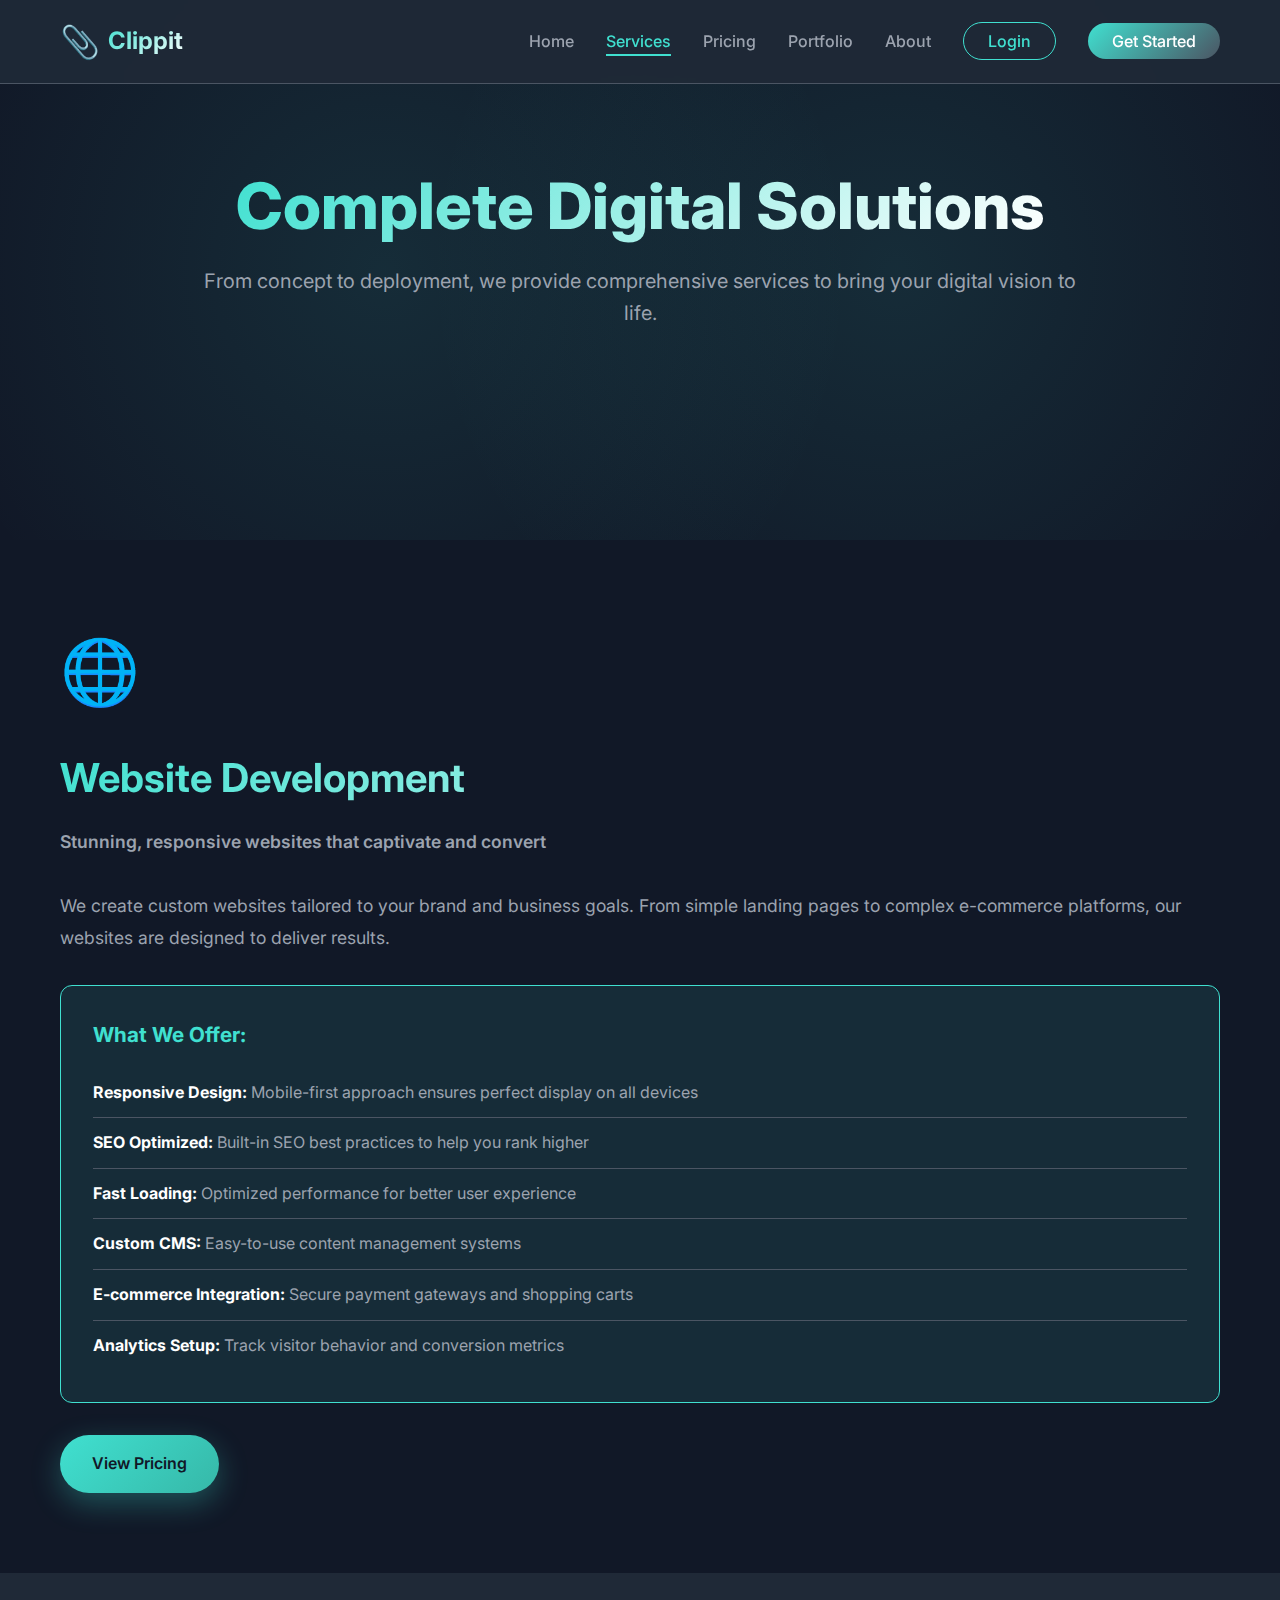
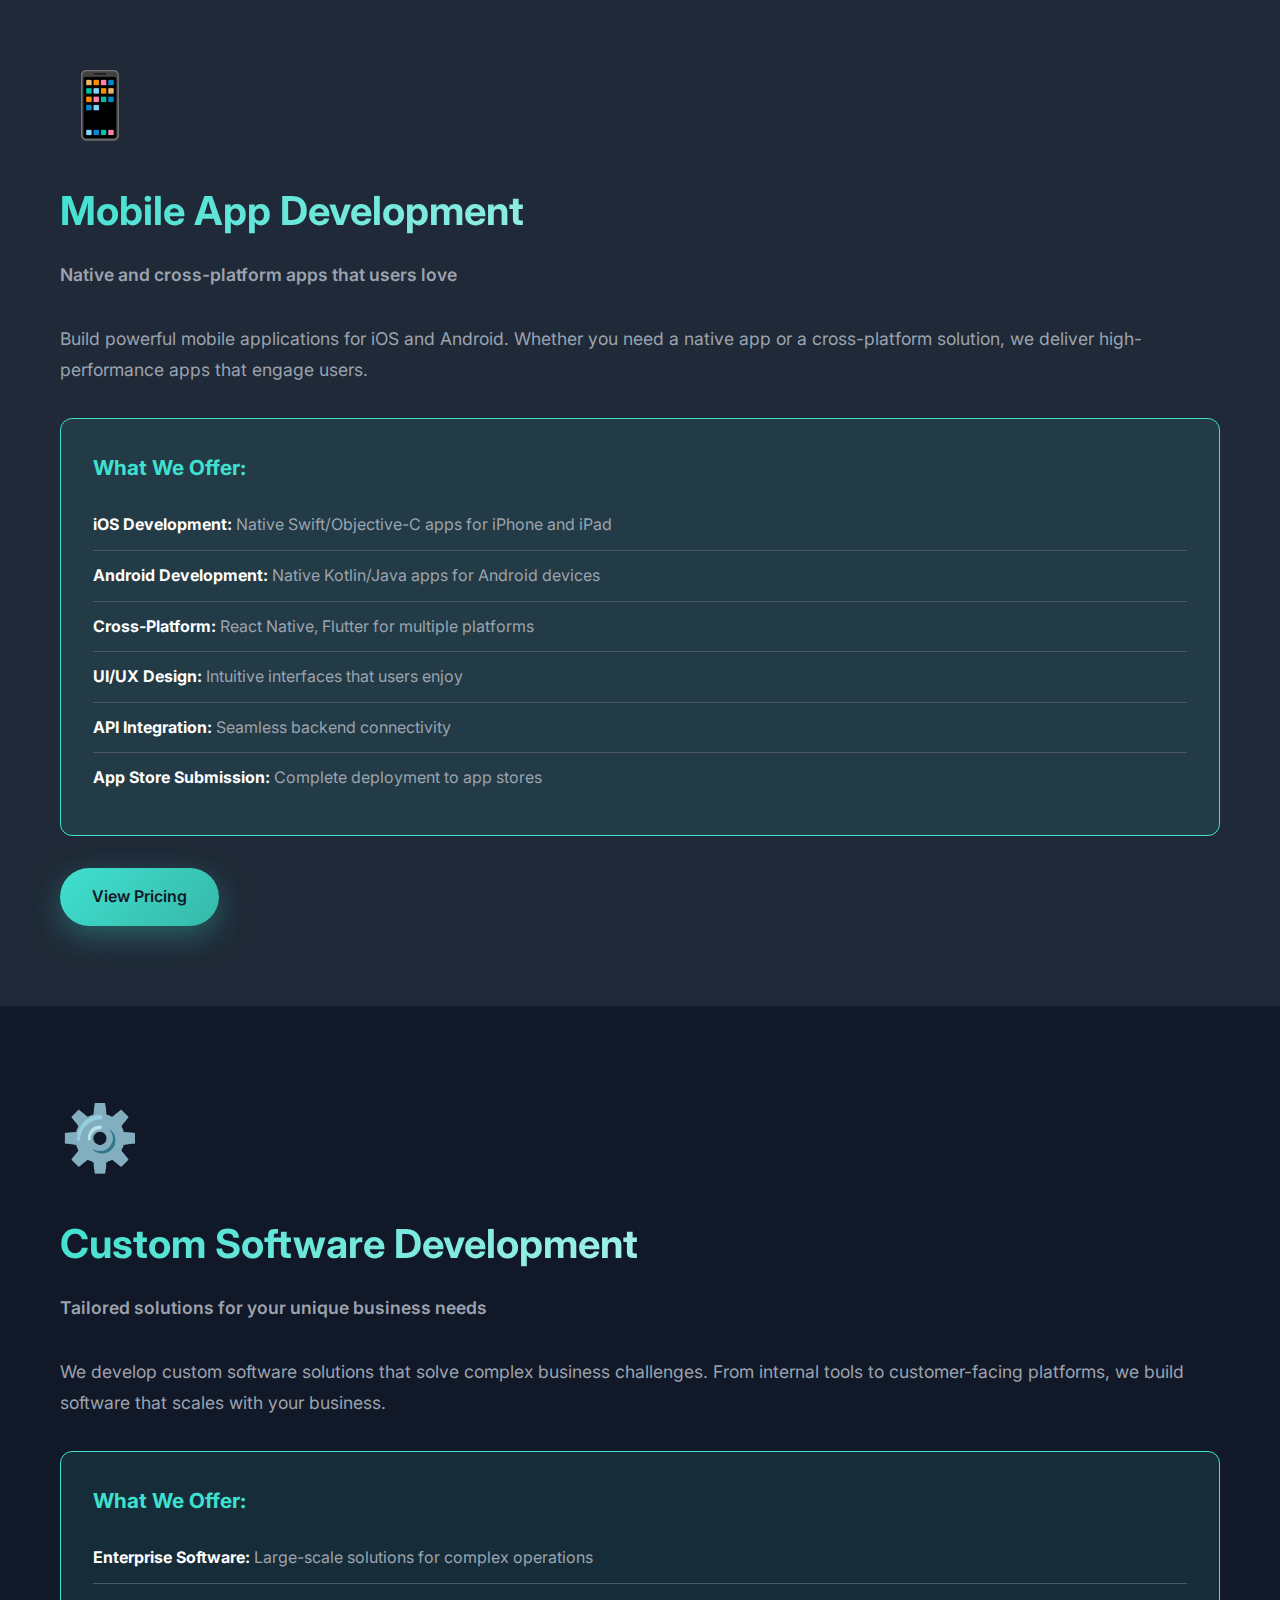
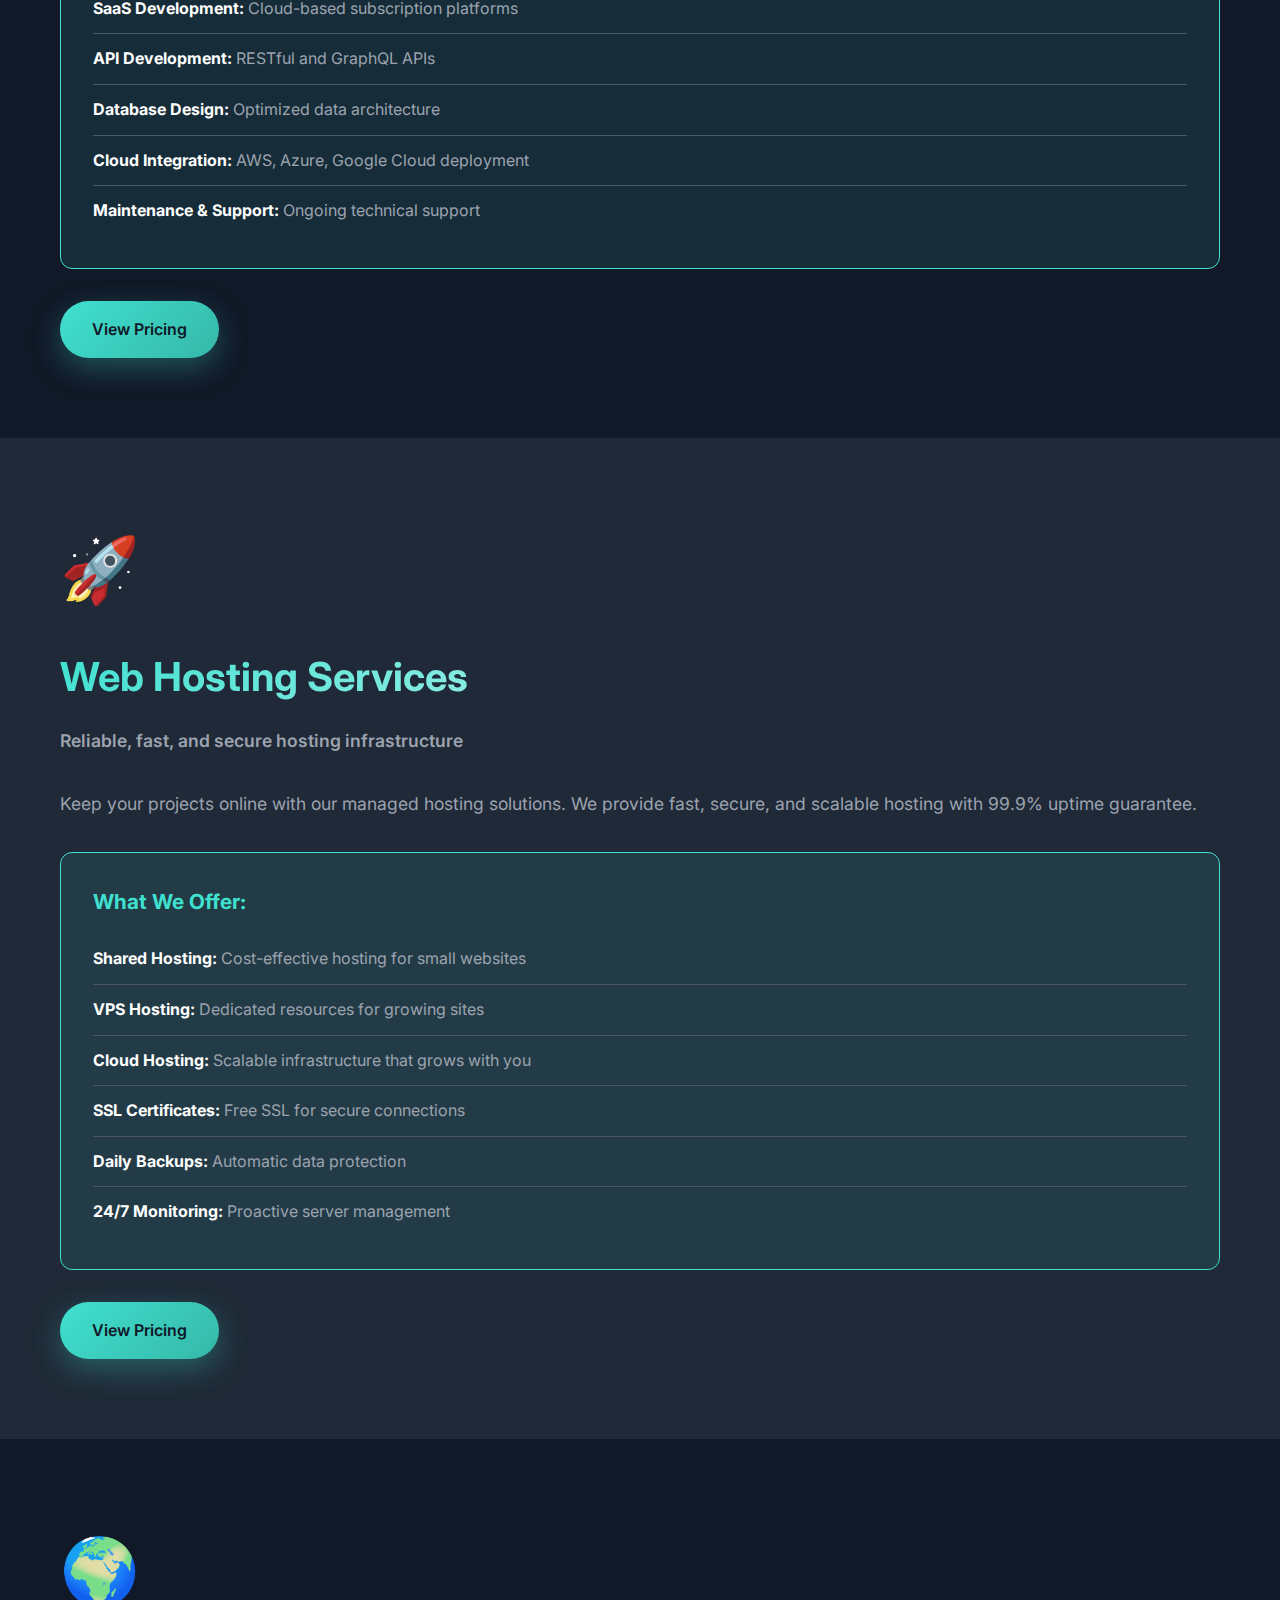
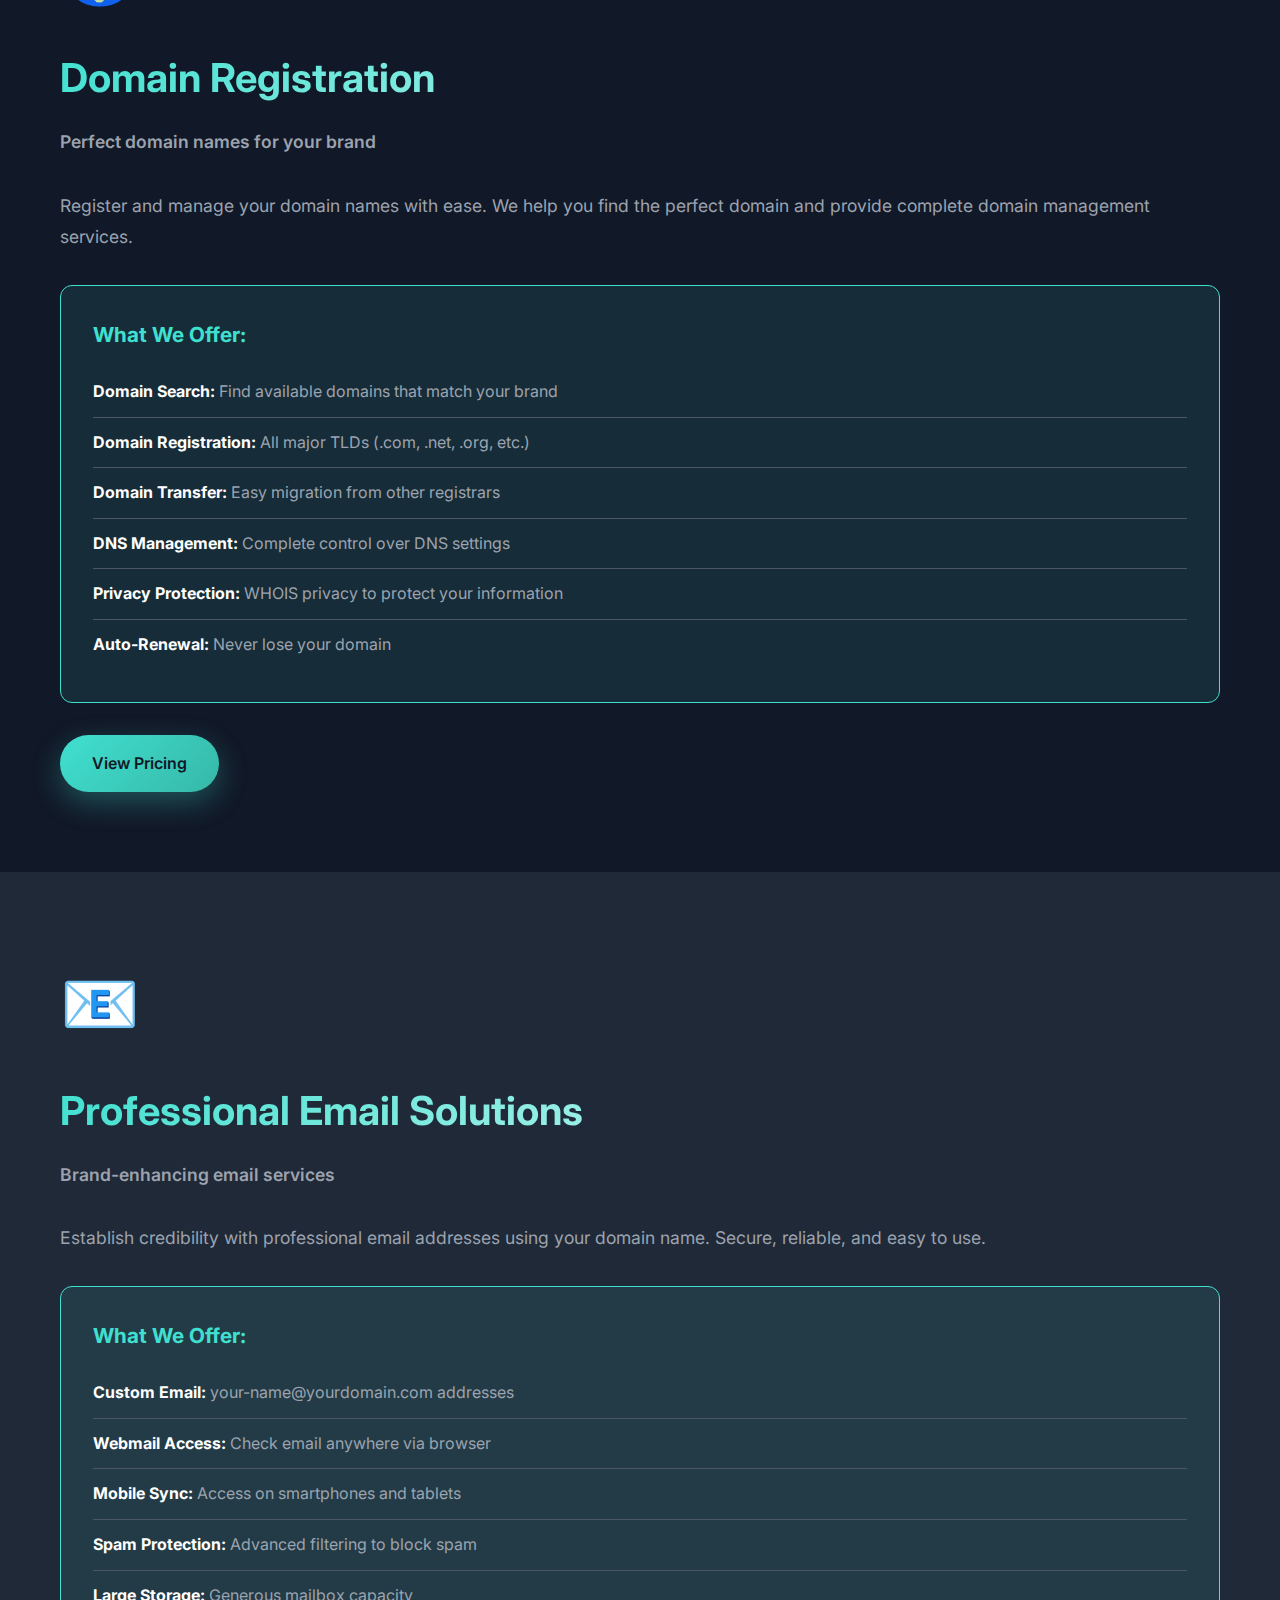
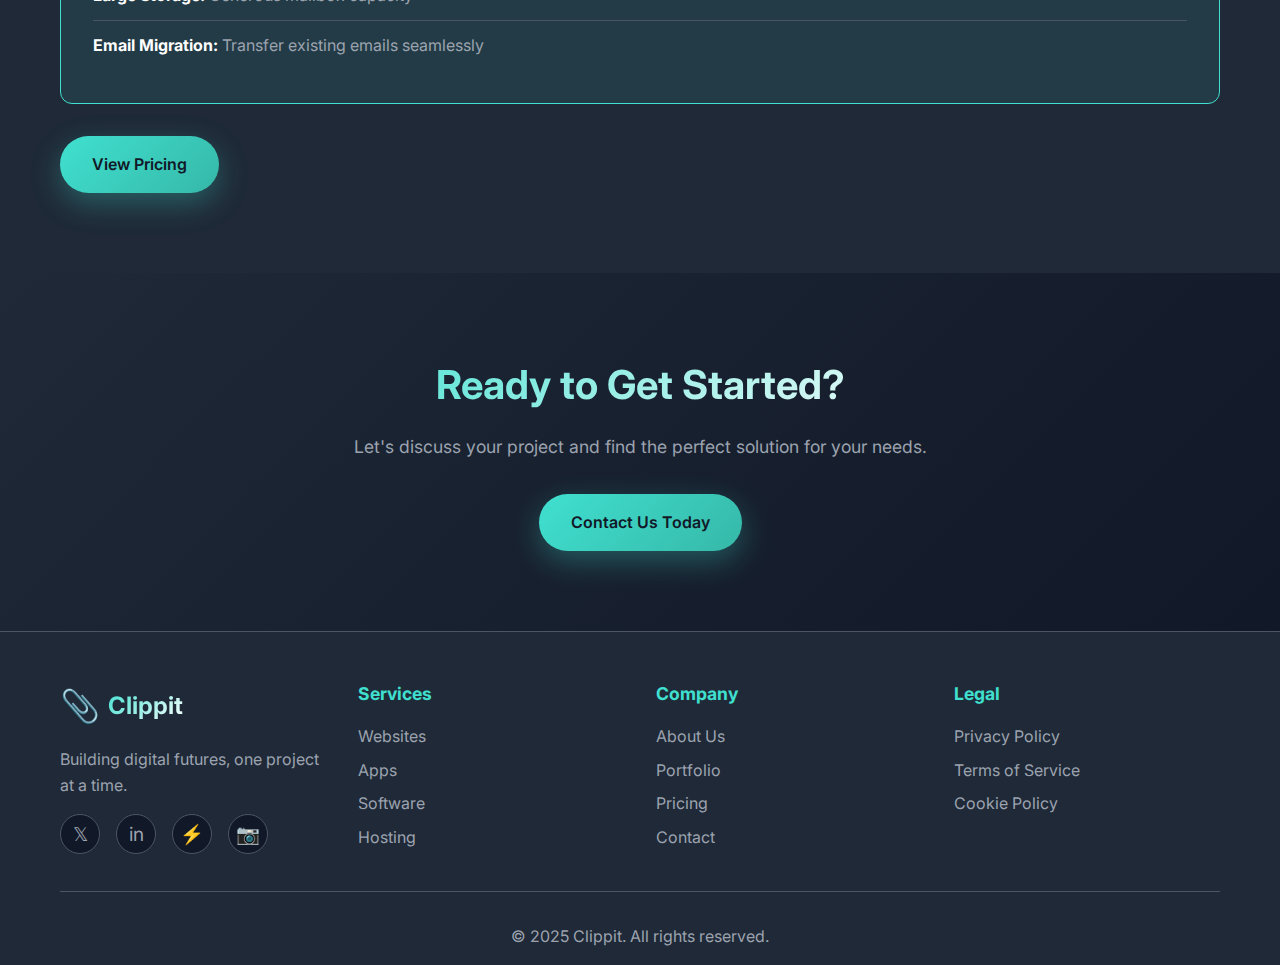
<file: services.html>
<!DOCTYPE html>
<html lang="en">
<head>
    <meta charset="UTF-8">
    <meta name="viewport" content="width=device-width, initial-scale=1.0">
    <meta name="description" content="Comprehensive digital services - Websites, Apps, Software, Hosting, Domains, and Email solutions.">
    <title>Services - Clippit</title>
    <link rel="stylesheet" href="styles.css">
    <link rel="preconnect" href="https://fonts.googleapis.com">
    <link rel="preconnect" href="https://fonts.gstatic.com" crossorigin>
    <link href="https://fonts.googleapis.com/css2?family=Inter:wght@300;400;500;600;700;800&display=swap" rel="stylesheet">
</head>
<body>
    <!-- Navigation -->
    <nav class="navbar">
        <div class="container nav-container">
            <div class="logo">
                <span class="logo-icon">📎</span>
                <span class="logo-text">Clippit</span>
            </div>
            <button class="mobile-menu-toggle" aria-label="Toggle menu">
                <span></span>
                <span></span>
                <span></span>
            </button>
            <ul class="nav-menu">
                <li><a href="index.html">Home</a></li>
                <li class="dropdown">
                    <a href="services.html" class="active">Services</a>
                    <ul class="dropdown-menu">
                        <li><a href="#websites">Websites</a></li>
                        <li><a href="#apps">Apps</a></li>
                        <li><a href="#software">Software</a></li>
                        <li><a href="#hosting">Hosting</a></li>
                        <li><a href="#domains">Domains</a></li>
                        <li><a href="#email">Email</a></li>
                    </ul>
                </li>
                <li class="dropdown">
                    <a href="pricing.html">Pricing</a>
                    <ul class="dropdown-menu">
                        <li><a href="pricing.html#dreamlab">DreamLab</a></li>
                        <li><a href="pricing.html#clippit-builds">Clippit Builds</a></li>
                    </ul>
                </li>
                <li><a href="portfolio.html">Portfolio</a></li>
                <li><a href="about.html">About</a></li>
                <li><a href="login.html" class="login-btn">Login</a></li>
                <li><a href="index.html#contact" class="cta-nav">Get Started</a></li>
            </ul>
        </div>
    </nav>

    <!-- Services Hero -->
    <section class="hero services-hero">
        <div class="hero-background"></div>
        <div class="container">
            <div class="hero-content">
                <h1 class="hero-title">
                    <span class="gradient-text">Complete Digital Solutions</span>
                </h1>
                <p class="hero-description">
                    From concept to deployment, we provide comprehensive services to bring your digital vision to life.
                </p>
            </div>
        </div>
    </section>

    <!-- Websites Service -->
    <section id="websites" class="service-detail">
        <div class="container">
            <div class="service-detail-content">
                <div class="service-detail-text">
                    <div class="service-icon-large">🌐</div>
                    <h2>Website Development</h2>
                    <p class="service-tagline">Stunning, responsive websites that captivate and convert</p>
                    <p>We create custom websites tailored to your brand and business goals. From simple landing pages to complex e-commerce platforms, our websites are designed to deliver results.</p>
                    <div class="service-features">
                        <h3>What We Offer:</h3>
                        <ul>
                            <li><strong>Responsive Design:</strong> Mobile-first approach ensures perfect display on all devices</li>
                            <li><strong>SEO Optimized:</strong> Built-in SEO best practices to help you rank higher</li>
                            <li><strong>Fast Loading:</strong> Optimized performance for better user experience</li>
                            <li><strong>Custom CMS:</strong> Easy-to-use content management systems</li>
                            <li><strong>E-commerce Integration:</strong> Secure payment gateways and shopping carts</li>
                            <li><strong>Analytics Setup:</strong> Track visitor behavior and conversion metrics</li>
                        </ul>
                    </div>
                    <a href="pricing.html" class="btn btn-primary">View Pricing</a>
                </div>
            </div>
        </div>
    </section>

    <!-- Apps Service -->
    <section id="apps" class="service-detail bg-elevated">
        <div class="container">
            <div class="service-detail-content reverse">
                <div class="service-detail-text">
                    <div class="service-icon-large">📱</div>
                    <h2>Mobile App Development</h2>
                    <p class="service-tagline">Native and cross-platform apps that users love</p>
                    <p>Build powerful mobile applications for iOS and Android. Whether you need a native app or a cross-platform solution, we deliver high-performance apps that engage users.</p>
                    <div class="service-features">
                        <h3>What We Offer:</h3>
                        <ul>
                            <li><strong>iOS Development:</strong> Native Swift/Objective-C apps for iPhone and iPad</li>
                            <li><strong>Android Development:</strong> Native Kotlin/Java apps for Android devices</li>
                            <li><strong>Cross-Platform:</strong> React Native, Flutter for multiple platforms</li>
                            <li><strong>UI/UX Design:</strong> Intuitive interfaces that users enjoy</li>
                            <li><strong>API Integration:</strong> Seamless backend connectivity</li>
                            <li><strong>App Store Submission:</strong> Complete deployment to app stores</li>
                        </ul>
                    </div>
                    <a href="pricing.html" class="btn btn-primary">View Pricing</a>
                </div>
            </div>
        </div>
    </section>

    <!-- Software Service -->
    <section id="software" class="service-detail">
        <div class="container">
            <div class="service-detail-content">
                <div class="service-detail-text">
                    <div class="service-icon-large">⚙️</div>
                    <h2>Custom Software Development</h2>
                    <p class="service-tagline">Tailored solutions for your unique business needs</p>
                    <p>We develop custom software solutions that solve complex business challenges. From internal tools to customer-facing platforms, we build software that scales with your business.</p>
                    <div class="service-features">
                        <h3>What We Offer:</h3>
                        <ul>
                            <li><strong>Enterprise Software:</strong> Large-scale solutions for complex operations</li>
                            <li><strong>SaaS Development:</strong> Cloud-based subscription platforms</li>
                            <li><strong>API Development:</strong> RESTful and GraphQL APIs</li>
                            <li><strong>Database Design:</strong> Optimized data architecture</li>
                            <li><strong>Cloud Integration:</strong> AWS, Azure, Google Cloud deployment</li>
                            <li><strong>Maintenance & Support:</strong> Ongoing technical support</li>
                        </ul>
                    </div>
                    <a href="pricing.html" class="btn btn-primary">View Pricing</a>
                </div>
            </div>
        </div>
    </section>

    <!-- Hosting Service -->
    <section id="hosting" class="service-detail bg-elevated">
        <div class="container">
            <div class="service-detail-content reverse">
                <div class="service-detail-text">
                    <div class="service-icon-large">🚀</div>
                    <h2>Web Hosting Services</h2>
                    <p class="service-tagline">Reliable, fast, and secure hosting infrastructure</p>
                    <p>Keep your projects online with our managed hosting solutions. We provide fast, secure, and scalable hosting with 99.9% uptime guarantee.</p>
                    <div class="service-features">
                        <h3>What We Offer:</h3>
                        <ul>
                            <li><strong>Shared Hosting:</strong> Cost-effective hosting for small websites</li>
                            <li><strong>VPS Hosting:</strong> Dedicated resources for growing sites</li>
                            <li><strong>Cloud Hosting:</strong> Scalable infrastructure that grows with you</li>
                            <li><strong>SSL Certificates:</strong> Free SSL for secure connections</li>
                            <li><strong>Daily Backups:</strong> Automatic data protection</li>
                            <li><strong>24/7 Monitoring:</strong> Proactive server management</li>
                        </ul>
                    </div>
                    <a href="pricing.html" class="btn btn-primary">View Pricing</a>
                </div>
            </div>
        </div>
    </section>

    <!-- Domains Service -->
    <section id="domains" class="service-detail">
        <div class="container">
            <div class="service-detail-content">
                <div class="service-detail-text">
                    <div class="service-icon-large">🌍</div>
                    <h2>Domain Registration</h2>
                    <p class="service-tagline">Perfect domain names for your brand</p>
                    <p>Register and manage your domain names with ease. We help you find the perfect domain and provide complete domain management services.</p>
                    <div class="service-features">
                        <h3>What We Offer:</h3>
                        <ul>
                            <li><strong>Domain Search:</strong> Find available domains that match your brand</li>
                            <li><strong>Domain Registration:</strong> All major TLDs (.com, .net, .org, etc.)</li>
                            <li><strong>Domain Transfer:</strong> Easy migration from other registrars</li>
                            <li><strong>DNS Management:</strong> Complete control over DNS settings</li>
                            <li><strong>Privacy Protection:</strong> WHOIS privacy to protect your information</li>
                            <li><strong>Auto-Renewal:</strong> Never lose your domain</li>
                        </ul>
                    </div>
                    <a href="pricing.html" class="btn btn-primary">View Pricing</a>
                </div>
            </div>
        </div>
    </section>

    <!-- Email Service -->
    <section id="email" class="service-detail bg-elevated">
        <div class="container">
            <div class="service-detail-content reverse">
                <div class="service-detail-text">
                    <div class="service-icon-large">📧</div>
                    <h2>Professional Email Solutions</h2>
                    <p class="service-tagline">Brand-enhancing email services</p>
                    <p>Establish credibility with professional email addresses using your domain name. Secure, reliable, and easy to use.</p>
                    <div class="service-features">
                        <h3>What We Offer:</h3>
                        <ul>
                            <li><strong>Custom Email:</strong> your-name@yourdomain.com addresses</li>
                            <li><strong>Webmail Access:</strong> Check email anywhere via browser</li>
                            <li><strong>Mobile Sync:</strong> Access on smartphones and tablets</li>
                            <li><strong>Spam Protection:</strong> Advanced filtering to block spam</li>
                            <li><strong>Large Storage:</strong> Generous mailbox capacity</li>
                            <li><strong>Email Migration:</strong> Transfer existing emails seamlessly</li>
                        </ul>
                    </div>
                    <a href="pricing.html" class="btn btn-primary">View Pricing</a>
                </div>
            </div>
        </div>
    </section>

    <!-- CTA Section -->
    <section class="cta-section">
        <div class="container">
            <div class="cta-content">
                <h2>Ready to Get Started?</h2>
                <p>Let's discuss your project and find the perfect solution for your needs.</p>
                <a href="index.html#contact" class="btn btn-primary">Contact Us Today</a>
            </div>
        </div>
    </section>

    <!-- Footer -->
    <footer class="footer">
        <div class="container">
            <div class="footer-content">
                <div class="footer-section">
                    <div class="footer-logo">
                        <span class="logo-icon">📎</span>
                        <span class="logo-text">Clippit</span>
                    </div>
                    <p>Building digital futures, one project at a time.</p>
                    <div class="social-links">
                        <a href="#" aria-label="Twitter">𝕏</a>
                        <a href="#" aria-label="LinkedIn">in</a>
                        <a href="#" aria-label="GitHub">⚡</a>
                        <a href="#" aria-label="Instagram">📷</a>
                    </div>
                </div>
                <div class="footer-section">
                    <h4>Services</h4>
                    <ul>
                        <li><a href="services.html#websites">Websites</a></li>
                        <li><a href="services.html#apps">Apps</a></li>
                        <li><a href="services.html#software">Software</a></li>
                        <li><a href="services.html#hosting">Hosting</a></li>
                    </ul>
                </div>
                <div class="footer-section">
                    <h4>Company</h4>
                    <ul>
                        <li><a href="about.html">About Us</a></li>
                        <li><a href="portfolio.html">Portfolio</a></li>
                        <li><a href="pricing.html">Pricing</a></li>
                        <li><a href="index.html#contact">Contact</a></li>
                    </ul>
                </div>
                <div class="footer-section">
                    <h4>Legal</h4>
                    <ul>
                        <li><a href="#">Privacy Policy</a></li>
                        <li><a href="#">Terms of Service</a></li>
                        <li><a href="#">Cookie Policy</a></li>
                    </ul>
                </div>
            </div>
            <div class="footer-bottom">
                <p>&copy; 2025 Clippit. All rights reserved.</p>
            </div>
        </div>
    </footer>

    <script src="script.js"></script>
</body>
</html>
</file>
<file: styles.css>
/* Reset and Base Styles */
* {
    margin: 0;
    padding: 0;
    box-sizing: border-box;
}

:root {
    /* Color Palette */
    --primary-accent: #40E0D0;
    --bg-main: #111827;
    --bg-elevated: #1F2937;
    --border-color: #4B5563;
    --text-primary: #FFFFFF;
    --text-secondary: #9CA3AF;
    --accent-light-10: rgba(64, 224, 208, 0.1);
    --accent-light-20: rgba(64, 224, 208, 0.2);
    --accent-light-30: rgba(64, 224, 208, 0.3);
    
    /* Typography */
    --font-family: 'Inter', -apple-system, BlinkMacSystemFont, 'Segoe UI', sans-serif;
}

body {
    font-family: var(--font-family);
    background-color: var(--bg-main);
    color: var(--text-primary);
    line-height: 1.6;
    overflow-x: hidden;
}

.container {
    max-width: 1200px;
    margin: 0 auto;
    padding: 0 20px;
}

/* Navigation */
.navbar {
    position: fixed;
    top: 0;
    left: 0;
    right: 0;
    background-color: var(--bg-elevated);
    border-bottom: 1px solid var(--border-color);
    padding: 1rem 0;
    z-index: 1000;
    backdrop-filter: blur(10px);
    background-color: rgba(31, 41, 55, 0.95);
}

.nav-container {
    display: flex;
    justify-content: space-between;
    align-items: center;
}

.logo {
    display: flex;
    align-items: center;
    gap: 0.5rem;
    font-size: 1.5rem;
    font-weight: 700;
    color: var(--text-primary);
    text-decoration: none;
}

.logo-icon {
    font-size: 2rem;
}

.logo-text {
    background: linear-gradient(135deg, var(--primary-accent), var(--text-primary));
    -webkit-background-clip: text;
    -webkit-text-fill-color: transparent;
    background-clip: text;
}

.mobile-menu-toggle {
    display: none;
    flex-direction: column;
    gap: 4px;
    background: none;
    border: none;
    cursor: pointer;
    padding: 8px;
}

.mobile-menu-toggle span {
    width: 25px;
    height: 3px;
    background-color: var(--primary-accent);
    border-radius: 3px;
    transition: all 0.3s ease;
}

.nav-menu {
    display: flex;
    list-style: none;
    gap: 2rem;
    align-items: center;
}

.nav-menu a {
    color: var(--text-secondary);
    text-decoration: none;
    font-weight: 500;
    transition: color 0.3s ease;
    position: relative;
}

.nav-menu a:hover,
.nav-menu a.active {
    color: var(--primary-accent);
}

.nav-menu a::after {
    content: '';
    position: absolute;
    bottom: -5px;
    left: 0;
    width: 0;
    height: 2px;
    background-color: var(--primary-accent);
    transition: width 0.3s ease;
}

.nav-menu a:hover::after,
.nav-menu a.active::after {
    width: 100%;
}

.dropdown {
    position: relative;
}

.dropdown-menu {
    position: absolute;
    top: 100%;
    left: 0;
    background-color: var(--bg-elevated);
    border: 1px solid var(--border-color);
    border-radius: 8px;
    padding: 0.5rem 0;
    min-width: 180px;
    opacity: 0;
    visibility: hidden;
    transform: translateY(-10px);
    transition: all 0.3s ease;
    box-shadow: 0 10px 30px var(--accent-light-20);
}

.dropdown:hover .dropdown-menu {
    opacity: 1;
    visibility: visible;
    transform: translateY(0);
}

.dropdown-menu li {
    list-style: none;
}

.dropdown-menu a {
    display: block;
    padding: 0.5rem 1rem;
    color: var(--text-secondary);
}

.dropdown-menu a:hover {
    background-color: var(--accent-light-10);
    color: var(--primary-accent);
}

.login-btn {
    background-color: transparent;
    color: var(--primary-accent) !important;
    border: 1px solid var(--primary-accent);
    padding: 0.5rem 1.5rem !important;
    border-radius: 50px;
    transition: all 0.3s ease;
}

.login-btn:hover {
    background-color: var(--accent-light-10);
}

.login-btn::after {
    display: none;
}

.cta-nav {
    background: linear-gradient(135deg, var(--primary-accent), var(--border-color));
    padding: 0.5rem 1.5rem !important;
    border-radius: 50px;
    color: var(--text-primary) !important;
}

.cta-nav::after {
    display: none;
}

/* Hero Section */
.hero {
    position: relative;
    min-height: 100vh;
    display: flex;
    align-items: center;
    justify-content: center;
    padding-top: 80px;
    overflow: hidden;
}

.hero-background {
    position: absolute;
    top: 0;
    left: 0;
    right: 0;
    bottom: 0;
    background: radial-gradient(circle at 30% 50%, var(--accent-light-10), transparent 50%),
                radial-gradient(circle at 70% 50%, var(--accent-light-10), transparent 50%);
    animation: pulse 8s ease-in-out infinite;
}

@keyframes pulse {
    0%, 100% { opacity: 0.5; }
    50% { opacity: 1; }
}

.hero-content {
    position: relative;
    z-index: 1;
    text-align: center;
    max-width: 900px;
    margin: 0 auto;
}

.hero-title {
    font-size: 4rem;
    font-weight: 800;
    line-height: 1.1;
    margin-bottom: 1.5rem;
    animation: fadeInUp 1s ease-out;
}

.gradient-text {
    background: linear-gradient(135deg, var(--primary-accent), var(--text-primary));
    -webkit-background-clip: text;
    -webkit-text-fill-color: transparent;
    background-clip: text;
}

.hero-description {
    font-size: 1.25rem;
    color: var(--text-secondary);
    margin-bottom: 2.5rem;
    animation: fadeInUp 1s ease-out 0.2s both;
}

.hero-buttons {
    display: flex;
    gap: 1rem;
    justify-content: center;
    flex-wrap: wrap;
    animation: fadeInUp 1s ease-out 0.4s both;
}

.btn {
    padding: 1rem 2rem;
    border-radius: 50px;
    font-weight: 600;
    text-decoration: none;
    transition: all 0.3s ease;
    cursor: pointer;
    border: none;
    font-size: 1rem;
    display: inline-block;
}

.btn-primary {
    background: linear-gradient(135deg, var(--primary-accent), #36B8A8);
    color: var(--bg-main);
    box-shadow: 0 10px 30px var(--accent-light-30);
}

.btn-primary:hover {
    transform: translateY(-3px);
    box-shadow: 0 15px 40px var(--accent-light-30);
}

.btn-secondary {
    background-color: transparent;
    color: var(--primary-accent);
    border: 2px solid var(--primary-accent);
}

.btn-secondary:hover {
    background-color: var(--accent-light-10);
    transform: translateY(-3px);
}

.hero-stats {
    display: flex;
    justify-content: center;
    gap: 3rem;
    margin-top: 4rem;
    animation: fadeInUp 1s ease-out 0.6s both;
}

.stat-item {
    text-align: center;
}

.stat-number {
    font-size: 2.5rem;
    font-weight: 800;
    color: var(--primary-accent);
    margin-bottom: 0.5rem;
}

.stat-label {
    color: var(--text-secondary);
    font-size: 0.9rem;
}

.scroll-indicator {
    position: absolute;
    bottom: 30px;
    left: 50%;
    transform: translateX(-50%);
    animation: bounce 2s infinite;
}

.mouse {
    width: 25px;
    height: 40px;
    border: 2px solid var(--primary-accent);
    border-radius: 15px;
    position: relative;
}

.mouse::before {
    content: '';
    position: absolute;
    top: 8px;
    left: 50%;
    transform: translateX(-50%);
    width: 4px;
    height: 8px;
    background-color: var(--primary-accent);
    border-radius: 2px;
    animation: scroll 2s infinite;
}

@keyframes fadeInUp {
    from {
        opacity: 0;
        transform: translateY(30px);
    }
    to {
        opacity: 1;
        transform: translateY(0);
    }
}

@keyframes bounce {
    0%, 100% { transform: translateX(-50%) translateY(0); }
    50% { transform: translateX(-50%) translateY(-10px); }
}

@keyframes scroll {
    0% { opacity: 0; transform: translateX(-50%) translateY(0); }
    50% { opacity: 1; }
    100% { opacity: 0; transform: translateX(-50%) translateY(15px); }
}

/* Section Common Styles */
section {
    padding: 5rem 0;
}

.section-header {
    text-align: center;
    margin-bottom: 3rem;
}

.section-title {
    font-size: 2.5rem;
    font-weight: 800;
    margin-bottom: 1rem;
    background: linear-gradient(135deg, var(--primary-accent), var(--text-primary));
    -webkit-background-clip: text;
    -webkit-text-fill-color: transparent;
    background-clip: text;
}

.section-subtitle {
    font-size: 1.1rem;
    color: var(--text-secondary);
}

/* Services Preview */
.services-preview {
    background-color: var(--bg-main);
}

.services-grid {
    display: grid;
    grid-template-columns: repeat(auto-fit, minmax(300px, 1fr));
    gap: 2rem;
}

.service-card {
    background-color: var(--bg-elevated);
    border: 1px solid var(--border-color);
    border-radius: 12px;
    padding: 2rem;
    transition: all 0.3s ease;
    cursor: pointer;
}

.service-card:hover {
    transform: translateY(-10px);
    border-color: var(--primary-accent);
    box-shadow: 0 20px 40px var(--accent-light-20);
}

.service-icon {
    font-size: 3rem;
    margin-bottom: 1rem;
}

.service-card h3 {
    font-size: 1.5rem;
    margin-bottom: 1rem;
    color: var(--text-primary);
}

.service-card p {
    color: var(--text-secondary);
    margin-bottom: 1rem;
}

.service-link {
    color: var(--primary-accent);
    text-decoration: none;
    font-weight: 600;
    transition: gap 0.3s ease;
    display: inline-block;
}

.service-link:hover {
    transform: translateX(5px);
}

/* Packages Highlight */
.packages-highlight {
    background: linear-gradient(135deg, var(--bg-elevated), var(--bg-main));
}

.packages-grid {
    display: grid;
    grid-template-columns: repeat(auto-fit, minmax(400px, 1fr));
    gap: 2rem;
    max-width: 1000px;
    margin: 0 auto;
}

.package-card {
    background-color: var(--bg-elevated);
    border: 2px solid var(--border-color);
    border-radius: 16px;
    padding: 2.5rem;
    position: relative;
    transition: all 0.3s ease;
}

.package-card:hover {
    transform: translateY(-10px);
    border-color: var(--primary-accent);
    box-shadow: 0 25px 50px var(--accent-light-30);
}

.package-badge {
    position: absolute;
    top: -15px;
    right: 20px;
    background: linear-gradient(135deg, var(--primary-accent), #36B8A8);
    color: var(--bg-main);
    padding: 0.5rem 1rem;
    border-radius: 20px;
    font-weight: 600;
    font-size: 0.875rem;
}

.package-icon {
    font-size: 3rem;
    margin-bottom: 1rem;
}

.package-card h3 {
    font-size: 2rem;
    margin-bottom: 0.5rem;
}

.package-tagline {
    color: var(--primary-accent);
    font-weight: 600;
    font-size: 1.1rem;
    margin-bottom: 1rem;
}

.package-description {
    color: var(--text-secondary);
    margin-bottom: 1.5rem;
}

.package-features {
    list-style: none;
    margin-bottom: 2rem;
}

.package-features li {
    padding: 0.5rem 0;
    color: var(--text-secondary);
    border-bottom: 1px solid var(--border-color);
}

.package-features li:last-child {
    border-bottom: none;
}

.package-card .btn {
    width: 100%;
    text-align: center;
}

/* Process Section */
.process-section {
    background-color: var(--bg-main);
}

.process-timeline {
    display: grid;
    grid-template-columns: repeat(auto-fit, minmax(250px, 1fr));
    gap: 2rem;
}

.process-step {
    text-align: center;
    padding: 2rem;
    background-color: var(--bg-elevated);
    border: 1px solid var(--border-color);
    border-radius: 12px;
    transition: all 0.3s ease;
}

.process-step:hover {
    border-color: var(--primary-accent);
    transform: translateY(-5px);
}

.step-number {
    font-size: 3rem;
    font-weight: 800;
    background: linear-gradient(135deg, var(--primary-accent), var(--border-color));
    -webkit-background-clip: text;
    -webkit-text-fill-color: transparent;
    background-clip: text;
    margin-bottom: 1rem;
}

.process-step h3 {
    font-size: 1.5rem;
    margin-bottom: 1rem;
}

.process-step p {
    color: var(--text-secondary);
}

/* CTA Section */
.cta-section {
    background: linear-gradient(135deg, var(--bg-elevated), var(--bg-main));
    padding: 5rem 0;
}

.cta-content {
    max-width: 700px;
    margin: 0 auto;
    text-align: center;
}

.cta-content h2 {
    font-size: 2.5rem;
    margin-bottom: 1rem;
    background: linear-gradient(135deg, var(--primary-accent), var(--text-primary));
    -webkit-background-clip: text;
    -webkit-text-fill-color: transparent;
    background-clip: text;
}

.cta-content > p {
    color: var(--text-secondary);
    margin-bottom: 2rem;
    font-size: 1.1rem;
}

.contact-form {
    display: flex;
    flex-direction: column;
    gap: 1rem;
}

.form-row {
    display: grid;
    grid-template-columns: 1fr 1fr;
    gap: 1rem;
}

.contact-form input,
.contact-form textarea,
.contact-form select {
    padding: 1rem;
    background-color: var(--bg-elevated);
    border: 1px solid var(--border-color);
    border-radius: 8px;
    color: var(--text-primary);
    font-family: var(--font-family);
    font-size: 1rem;
    transition: all 0.3s ease;
}

.contact-form input:focus,
.contact-form textarea:focus,
.contact-form select:focus {
    outline: none;
    border-color: var(--primary-accent);
    box-shadow: 0 0 0 3px var(--accent-light-10);
}

.contact-form textarea {
    resize: vertical;
}

.contact-form select {
    cursor: pointer;
}

.contact-form button {
    margin-top: 1rem;
}

/* Footer */
.footer {
    background-color: var(--bg-elevated);
    border-top: 1px solid var(--border-color);
    padding: 3rem 0 1rem;
}

.footer-content {
    display: grid;
    grid-template-columns: repeat(auto-fit, minmax(200px, 1fr));
    gap: 2rem;
    margin-bottom: 2rem;
}

.footer-section h4 {
    color: var(--primary-accent);
    margin-bottom: 1rem;
    font-size: 1.1rem;
}

.footer-section ul {
    list-style: none;
}

.footer-section ul li {
    margin-bottom: 0.5rem;
}

.footer-section a {
    color: var(--text-secondary);
    text-decoration: none;
    transition: color 0.3s ease;
}

.footer-section a:hover {
    color: var(--primary-accent);
}

.footer-logo {
    display: flex;
    align-items: center;
    gap: 0.5rem;
    font-size: 1.5rem;
    font-weight: 700;
    margin-bottom: 1rem;
}

.footer-section p {
    color: var(--text-secondary);
    margin-bottom: 1rem;
}

.social-links {
    display: flex;
    gap: 1rem;
}

.social-links a {
    width: 40px;
    height: 40px;
    display: flex;
    align-items: center;
    justify-content: center;
    background-color: var(--bg-main);
    border: 1px solid var(--border-color);
    border-radius: 50%;
    color: var(--text-secondary);
    font-size: 1.2rem;
    transition: all 0.3s ease;
}

.social-links a:hover {
    background-color: var(--primary-accent);
    color: var(--bg-main);
    border-color: var(--primary-accent);
    transform: translateY(-3px);
}

.footer-bottom {
    text-align: center;
    padding-top: 2rem;
    border-top: 1px solid var(--border-color);
    color: var(--text-secondary);
}

/* Service Detail Styles */
.services-hero {
    min-height: 60vh;
}

.service-detail {
    padding: 5rem 0;
}

.service-detail.bg-elevated {
    background-color: var(--bg-elevated);
}

.service-detail-content {
    display: flex;
    align-items: center;
    gap: 3rem;
}

.service-detail-content.reverse {
    flex-direction: row-reverse;
}

.service-detail-text {
    flex: 1;
}

.service-icon-large {
    font-size: 4rem;
    margin-bottom: 1.5rem;
}

.service-detail h2 {
    font-size: 2.5rem;
    margin-bottom: 1rem;
    background: linear-gradient(135deg, var(--primary-accent), var(--text-primary));
    -webkit-background-clip: text;
    -webkit-text-fill-color: transparent;
    background-clip: text;
}

.service-tagline {
    color: var(--primary-accent);
    font-size: 1.2rem;
    font-weight: 600;
    margin-bottom: 1.5rem;
}

.service-detail > .container > .service-detail-content > .service-detail-text > p {
    color: var(--text-secondary);
    font-size: 1.1rem;
    line-height: 1.8;
    margin-bottom: 2rem;
}

.service-features {
    background-color: var(--accent-light-10);
    padding: 2rem;
    border-radius: 12px;
    border: 1px solid var(--primary-accent);
    margin-bottom: 2rem;
}

.service-features h3 {
    color: var(--primary-accent);
    font-size: 1.3rem;
    margin-bottom: 1rem;
}

.service-features ul {
    list-style: none;
    padding: 0;
}

.service-features ul li {
    color: var(--text-secondary);
    padding: 0.75rem 0;
    border-bottom: 1px solid var(--border-color);
    line-height: 1.6;
}

.service-features ul li:last-child {
    border-bottom: none;
}

.service-features ul li strong {
    color: var(--text-primary);
}

/* Pricing Page Styles */
.pricing-hero {
    min-height: 60vh;
}

.pricing-section {
    padding: 5rem 0;
}

.pricing-grid {
    display: grid;
    grid-template-columns: repeat(auto-fit, minmax(320px, 1fr));
    gap: 2rem;
    max-width: 1200px;
    margin: 0 auto;
}

.pricing-card {
    background-color: var(--bg-elevated);
    border: 2px solid var(--border-color);
    border-radius: 16px;
    padding: 2.5rem;
    text-align: center;
    position: relative;
    transition: all 0.3s ease;
}

.pricing-card:hover {
    transform: translateY(-10px);
    border-color: var(--primary-accent);
    box-shadow: 0 25px 50px var(--accent-light-30);
}

.pricing-card.featured {
    border-color: var(--primary-accent);
    box-shadow: 0 20px 40px var(--accent-light-20);
}

.popular-badge {
    position: absolute;
    top: -15px;
    left: 50%;
    transform: translateX(-50%);
    background: linear-gradient(135deg, var(--primary-accent), #36B8A8);
    color: var(--bg-main);
    padding: 0.5rem 1.5rem;
    border-radius: 20px;
    font-weight: 600;
    font-size: 0.875rem;
}

.pricing-card h3 {
    font-size: 1.8rem;
    margin-bottom: 1.5rem;
}

.price {
    margin-bottom: 1rem;
}

.currency {
    font-size: 2rem;
    font-weight: 700;
    color: var(--primary-accent);
    vertical-align: top;
}

.amount {
    font-size: 4rem;
    font-weight: 800;
    color: var(--primary-accent);
    line-height: 1;
}

.price-description {
    color: var(--text-secondary);
    margin-bottom: 2rem;
}

.feature-list {
    list-style: none;
    text-align: left;
    margin-bottom: 2rem;
}

.feature-list li {
    padding: 0.75rem 0;
    color: var(--text-secondary);
    border-bottom: 1px solid var(--border-color);
}

.feature-list li:last-child {
    border-bottom: none;
}

.pricing-card .btn {
    width: 100%;
}

/* Clippit Builds Section */
.clippit-builds-section {
    background: linear-gradient(135deg, var(--bg-elevated), var(--bg-main));
    padding: 5rem 0;
}

.clippit-builds-content {
    max-width: 900px;
    margin: 0 auto;
    text-align: center;
}

.clippit-builds-icon {
    font-size: 5rem;
    margin-bottom: 1.5rem;
}

.clippit-builds-content h2 {
    font-size: 3rem;
    margin-bottom: 1rem;
    background: linear-gradient(135deg, var(--primary-accent), var(--text-primary));
    -webkit-background-clip: text;
    -webkit-text-fill-color: transparent;
    background-clip: text;
}

.clippit-builds-content .tagline {
    color: var(--primary-accent);
    font-size: 1.5rem;
    font-weight: 600;
    margin-bottom: 1.5rem;
}

.clippit-builds-content .description {
    color: var(--text-secondary);
    font-size: 1.1rem;
    line-height: 1.8;
    margin-bottom: 3rem;
}

.builds-process {
    background-color: var(--accent-light-10);
    padding: 2.5rem;
    border-radius: 16px;
    border: 1px solid var(--primary-accent);
    margin-bottom: 3rem;
}

.builds-process h3 {
    color: var(--primary-accent);
    font-size: 1.8rem;
    margin-bottom: 2rem;
}

.process-grid {
    display: grid;
    grid-template-columns: repeat(auto-fit, minmax(200px, 1fr));
    gap: 2rem;
}

.process-item {
    text-align: center;
}

.process-number {
    width: 60px;
    height: 60px;
    background: linear-gradient(135deg, var(--primary-accent), #36B8A8);
    border-radius: 50%;
    display: flex;
    align-items: center;
    justify-content: center;
    font-size: 1.5rem;
    font-weight: 800;
    color: var(--bg-main);
    margin: 0 auto 1rem;
}

.process-item h4 {
    color: var(--text-primary);
    margin-bottom: 0.5rem;
}

.process-item p {
    color: var(--text-secondary);
    font-size: 0.95rem;
}

.builds-benefits {
    text-align: left;
    background-color: var(--bg-elevated);
    padding: 2rem;
    border-radius: 12px;
    border: 1px solid var(--border-color);
    margin-bottom: 3rem;
}

.builds-benefits h3 {
    color: var(--primary-accent);
    font-size: 1.5rem;
    margin-bottom: 1rem;
}

.builds-benefits ul {
    list-style: none;
    padding: 0;
}

.builds-benefits ul li {
    padding: 0.75rem 0;
    color: var(--text-secondary);
    border-bottom: 1px solid var(--border-color);
}

.builds-benefits ul li:last-child {
    border-bottom: none;
}

.btn-large {
    padding: 1.25rem 3rem;
    font-size: 1.1rem;
}

/* Standard Pricing */
.standard-pricing {
    padding: 5rem 0;
    background-color: var(--bg-main);
}

.service-pricing-grid {
    display: grid;
    grid-template-columns: repeat(auto-fit, minmax(280px, 1fr));
    gap: 2rem;
}

.service-pricing-card {
    background-color: var(--bg-elevated);
    border: 1px solid var(--border-color);
    border-radius: 12px;
    padding: 2rem;
    transition: all 0.3s ease;
}

.service-pricing-card:hover {
    border-color: var(--primary-accent);
    transform: translateY(-5px);
}

.service-pricing-card h3 {
    color: var(--primary-accent);
    font-size: 1.5rem;
    margin-bottom: 1.5rem;
    text-align: center;
}

.pricing-tiers {
    display: flex;
    flex-direction: column;
    gap: 1rem;
}

.tier {
    background-color: var(--accent-light-10);
    padding: 1.5rem;
    border-radius: 8px;
    border: 1px solid var(--border-color);
}

.tier h4 {
    color: var(--text-primary);
    margin-bottom: 0.5rem;
}

.tier-price {
    color: var(--primary-accent);
    font-weight: 700;
    font-size: 1.2rem;
    margin-bottom: 0.5rem;
}

.tier-desc {
    color: var(--text-secondary);
    font-size: 0.9rem;
}

/* Additional Services */
.additional-services {
    padding: 5rem 0;
    background-color: var(--bg-elevated);
}

.additional-grid {
    display: grid;
    grid-template-columns: repeat(auto-fit, minmax(250px, 1fr));
    gap: 2rem;
}

.additional-card {
    background-color: var(--bg-main);
    border: 1px solid var(--border-color);
    border-radius: 12px;
    padding: 2rem;
    text-align: center;
    transition: all 0.3s ease;
}

.additional-card:hover {
    border-color: var(--primary-accent);
    transform: translateY(-5px);
}

.additional-card h3 {
    color: var(--text-primary);
    margin-bottom: 1rem;
}

.add-price {
    color: var(--primary-accent);
    font-size: 1.5rem;
    font-weight: 700;
    margin-bottom: 0.5rem;
}

.add-price span {
    font-size: 0.9rem;
    font-weight: 500;
    color: var(--text-secondary);
}

.additional-card p {
    color: var(--text-secondary);
}

/* FAQ Section */
.faq-section {
    padding: 5rem 0;
    background-color: var(--bg-main);
}

.faq-grid {
    display: grid;
    grid-template-columns: repeat(auto-fit, minmax(350px, 1fr));
    gap: 2rem;
}

.faq-item {
    background-color: var(--bg-elevated);
    border: 1px solid var(--border-color);
    border-radius: 12px;
    padding: 2rem;
    transition: all 0.3s ease;
}

.faq-item:hover {
    border-color: var(--primary-accent);
}

.faq-item h3 {
    color: var(--primary-accent);
    font-size: 1.2rem;
    margin-bottom: 1rem;
}

.faq-item p {
    color: var(--text-secondary);
    line-height: 1.6;
}

/* Portfolio Page Styles */
.portfolio-hero {
    min-height: 60vh;
}

.portfolio-section {
    padding: 5rem 0;
}

.portfolio-filter {
    display: flex;
    justify-content: center;
    gap: 1rem;
    margin-bottom: 3rem;
    flex-wrap: wrap;
}

.filter-btn {
    padding: 0.75rem 1.5rem;
    background-color: var(--bg-elevated);
    border: 1px solid var(--border-color);
    border-radius: 50px;
    color: var(--text-secondary);
    cursor: pointer;
    transition: all 0.3s ease;
    font-weight: 500;
}

.filter-btn:hover {
    border-color: var(--primary-accent);
    color: var(--primary-accent);
}

.filter-btn.active {
    background: linear-gradient(135deg, var(--primary-accent), #36B8A8);
    color: var(--bg-main);
    border-color: var(--primary-accent);
}

.portfolio-grid {
    display: grid;
    grid-template-columns: repeat(auto-fill, minmax(350px, 1fr));
    gap: 2rem;
}

.portfolio-item {
    background-color: var(--bg-elevated);
    border: 1px solid var(--border-color);
    border-radius: 12px;
    overflow: hidden;
    transition: all 0.3s ease;
    cursor: pointer;
}

.portfolio-item:hover {
    transform: translateY(-10px);
    border-color: var(--primary-accent);
    box-shadow: 0 20px 40px var(--accent-light-20);
}

.portfolio-image {
    width: 100%;
    height: 250px;
    background-color: var(--bg-main);
    display: flex;
    align-items: center;
    justify-content: center;
    overflow: hidden;
}

.placeholder-image {
    font-size: 5rem;
}

.portfolio-info {
    padding: 1.5rem;
}

.portfolio-info h3 {
    font-size: 1.5rem;
    margin-bottom: 0.5rem;
    color: var(--text-primary);
}

.portfolio-category {
    color: var(--primary-accent);
    font-weight: 600;
    font-size: 0.9rem;
    margin-bottom: 0.75rem;
}

.portfolio-description {
    color: var(--text-secondary);
    margin-bottom: 1rem;
    line-height: 1.6;
}

.portfolio-tags {
    display: flex;
    gap: 0.5rem;
    flex-wrap: wrap;
}

.portfolio-tags span {
    padding: 0.25rem 0.75rem;
    background-color: var(--accent-light-10);
    border: 1px solid var(--primary-accent);
    border-radius: 20px;
    font-size: 0.85rem;
    color: var(--primary-accent);
}

/* Testimonials Section */
.testimonials-section {
    padding: 5rem 0;
    background-color: var(--bg-elevated);
}

.testimonials-grid {
    display: grid;
    grid-template-columns: repeat(auto-fit, minmax(300px, 1fr));
    gap: 2rem;
}

.testimonial-card {
    background-color: var(--bg-main);
    border: 1px solid var(--border-color);
    border-radius: 12px;
    padding: 2rem;
    position: relative;
    transition: all 0.3s ease;
}

.testimonial-card:hover {
    border-color: var(--primary-accent);
    transform: translateY(-5px);
}

.testimonial-quote {
    font-size: 4rem;
    color: var(--primary-accent);
    line-height: 1;
    margin-bottom: 1rem;
    opacity: 0.3;
}

.testimonial-text {
    color: var(--text-secondary);
    line-height: 1.8;
    margin-bottom: 2rem;
    font-style: italic;
}

.testimonial-author {
    display: flex;
    align-items: center;
    gap: 1rem;
}

.author-avatar {
    width: 50px;
    height: 50px;
    background: linear-gradient(135deg, var(--primary-accent), #36B8A8);
    border-radius: 50%;
    display: flex;
    align-items: center;
    justify-content: center;
    color: var(--bg-main);
    font-weight: 700;
    font-size: 1.2rem;
}

.author-name {
    color: var(--text-primary);
    font-weight: 600;
    margin-bottom: 0.25rem;
}

.author-title {
    color: var(--text-secondary);
    font-size: 0.9rem;
}

/* About Page Styles */
.about-hero {
    min-height: 60vh;
}

.about-intro {
    padding: 5rem 0;
    text-align: center;
}

.about-intro-content {
    max-width: 800px;
    margin: 0 auto;
}

.about-intro h2 {
    font-size: 2.5rem;
    margin-bottom: 1.5rem;
    background: linear-gradient(135deg, var(--primary-accent), var(--text-primary));
    -webkit-background-clip: text;
    -webkit-text-fill-color: transparent;
    background-clip: text;
}

.about-intro p {
    color: var(--text-secondary);
    font-size: 1.1rem;
    line-height: 1.8;
    margin-bottom: 1rem;
}

.values-section {
    padding: 5rem 0;
    background-color: var(--bg-elevated);
}

.values-grid {
    display: grid;
    grid-template-columns: repeat(auto-fit, minmax(280px, 1fr));
    gap: 2rem;
}

.value-card {
    background-color: var(--bg-main);
    border: 1px solid var(--border-color);
    border-radius: 12px;
    padding: 2rem;
    text-align: center;
    transition: all 0.3s ease;
}

.value-card:hover {
    border-color: var(--primary-accent);
    transform: translateY(-10px);
}

.value-icon {
    font-size: 3rem;
    margin-bottom: 1rem;
}

.value-card h3 {
    color: var(--primary-accent);
    font-size: 1.5rem;
    margin-bottom: 1rem;
}

.value-card p {
    color: var(--text-secondary);
    line-height: 1.6;
}

.team-section {
    padding: 5rem 0;
}

.team-grid {
    display: grid;
    grid-template-columns: repeat(auto-fit, minmax(250px, 1fr));
    gap: 2rem;
}

.team-member {
    background-color: var(--bg-elevated);
    border: 1px solid var(--border-color);
    border-radius: 12px;
    padding: 2rem;
    text-align: center;
    transition: all 0.3s ease;
}

.team-member:hover {
    border-color: var(--primary-accent);
    transform: translateY(-10px);
}

.member-avatar {
    width: 120px;
    height: 120px;
    background: linear-gradient(135deg, var(--primary-accent), #36B8A8);
    border-radius: 50%;
    display: flex;
    align-items: center;
    justify-content: center;
    margin: 0 auto 1.5rem;
    font-size: 3rem;
    color: var(--bg-main);
}

.member-name {
    color: var(--text-primary);
    font-size: 1.3rem;
    font-weight: 600;
    margin-bottom: 0.5rem;
}

.member-role {
    color: var(--primary-accent);
    font-weight: 500;
    margin-bottom: 1rem;
}

.member-bio {
    color: var(--text-secondary);
    line-height: 1.6;
}

/* Login Selection Page Styles */
.login-selection-page {
    min-height: 100vh;
    display: flex;
    align-items: center;
    padding-top: 80px;
    background: radial-gradient(circle at 30% 50%, var(--accent-light-10), transparent 50%),
                radial-gradient(circle at 70% 50%, var(--accent-light-10), transparent 50%);
}

.login-selection-container {
    max-width: 700px;
    margin: 0 auto;
    padding: 3rem 0;
}

.login-header {
    text-align: center;
    margin-bottom: 3rem;
}

.login-logo {
    display: inline-flex;
    align-items: center;
    justify-content: center;
    width: 80px;
    height: 80px;
    background: linear-gradient(135deg, var(--primary-accent), #36B8A8);
    border-radius: 20px;
    font-size: 3rem;
    margin-bottom: 2rem;
    box-shadow: 0 10px 30px var(--accent-light-30);
}

.login-header h1 {
    font-size: 3rem;
    font-weight: 800;
    margin-bottom: 0.5rem;
    background: linear-gradient(135deg, var(--primary-accent), var(--text-primary));
    -webkit-background-clip: text;
    -webkit-text-fill-color: transparent;
    background-clip: text;
}

.login-subtitle {
    color: var(--text-secondary);
    font-size: 1.2rem;
}

.login-options {
    display: flex;
    flex-direction: column;
    gap: 1.5rem;
    margin-bottom: 2rem;
}

.login-option-card {
    display: flex;
    align-items: center;
    gap: 1.5rem;
    background-color: var(--bg-elevated);
    border: 2px solid var(--border-color);
    border-radius: 16px;
    padding: 2rem;
    text-decoration: none;
    transition: all 0.3s ease;
    cursor: pointer;
}

.login-option-card:hover {
    border-color: var(--primary-accent);
    transform: translateX(10px);
    box-shadow: 0 10px 30px var(--accent-light-20);
}

.option-icon {
    width: 60px;
    height: 60px;
    display: flex;
    align-items: center;
    justify-content: center;
    border-radius: 12px;
    font-size: 2rem;
    flex-shrink: 0;
}

.option-icon.customer {
    background: linear-gradient(135deg, var(--primary-accent), #36B8A8);
}

.option-icon.investor {
    background: linear-gradient(135deg, #4B5563, var(--primary-accent));
}

.option-icon.admin {
    background: linear-gradient(135deg, #36B8A8, var(--primary-accent));
}

.option-content {
    flex: 1;
}

.option-content h3 {
    color: var(--text-primary);
    font-size: 1.5rem;
    margin-bottom: 0.5rem;
}

.option-content p {
    color: var(--text-secondary);
    line-height: 1.6;
}

.option-arrow {
    color: var(--primary-accent);
    font-size: 1.5rem;
    transition: transform 0.3s ease;
}

.login-option-card:hover .option-arrow {
    transform: translateX(5px);
}

.login-footer {
    text-align: center;
    padding-top: 2rem;
    border-top: 1px solid var(--border-color);
}

.login-footer p {
    color: var(--text-secondary);
}

.login-footer a {
    color: var(--primary-accent);
    text-decoration: none;
    font-weight: 600;
}

.login-footer a:hover {
    text-decoration: underline;
}

.back-link {
    color: var(--text-secondary);
    text-decoration: none;
    font-weight: 500;
    transition: color 0.3s ease;
}

.back-link:hover {
    color: var(--primary-accent);
}

/* Dashboard Styles */
.dashboard-body {
    background-color: var(--bg-main);
    overflow-x: hidden;
}

.dashboard-header {
    position: fixed;
    top: 0;
    left: 0;
    right: 0;
    height: 70px;
    background-color: var(--bg-elevated);
    border-bottom: 1px solid var(--border-color);
    z-index: 1000;
}

.dashboard-header-content {
    height: 100%;
    display: flex;
    align-items: center;
    justify-content: space-between;
    padding: 0 2rem;
}

.dashboard-logo {
    display: flex;
    align-items: center;
    gap: 0.5rem;
    font-size: 1.5rem;
    font-weight: 700;
}

.dashboard-quick-actions {
    display: flex;
    gap: 0.75rem;
}

.quick-action-btn {
    display: flex;
    align-items: center;
    gap: 0.5rem;
    padding: 0.5rem 1rem;
    background-color: var(--bg-main);
    border: 1px solid var(--border-color);
    border-radius: 8px;
    color: var(--text-primary);
    font-size: 0.875rem;
    cursor: pointer;
    transition: all 0.3s ease;
}

.quick-action-btn:hover {
    border-color: var(--primary-accent);
    background-color: var(--accent-light-10);
}

.quick-action-btn span:first-child {
    font-size: 1.2rem;
}

.dashboard-user {
    display: flex;
    align-items: center;
    gap: 1rem;
}

.notification-icon {
    position: relative;
    font-size: 1.5rem;
    cursor: pointer;
}

.notification-badge {
    position: absolute;
    top: -5px;
    right: -5px;
    background-color: #EF4444;
    color: white;
    font-size: 0.7rem;
    padding: 2px 6px;
    border-radius: 10px;
    font-weight: 600;
}

.user-avatar {
    width: 40px;
    height: 40px;
    background: linear-gradient(135deg, var(--primary-accent), #36B8A8);
    border-radius: 50%;
    display: flex;
    align-items: center;
    justify-content: center;
    color: var(--bg-main);
    font-weight: 700;
}

.user-name {
    color: var(--text-primary);
    font-weight: 500;
}

.dashboard-layout {
    display: flex;
    margin-top: 70px;
    min-height: calc(100vh - 70px);
}

.dashboard-sidebar {
    width: 250px;
    background-color: var(--bg-elevated);
    border-right: 1px solid var(--border-color);
    position: fixed;
    left: 0;
    top: 70px;
    bottom: 0;
    overflow-y: auto;
    display: flex;
    flex-direction: column;
}

.dashboard-nav {
    padding: 1rem 0;
    flex: 1;
}

.nav-item {
    display: flex;
    align-items: center;
    gap: 0.75rem;
    padding: 0.875rem 1.5rem;
    color: var(--text-secondary);
    text-decoration: none;
    transition: all 0.3s ease;
    position: relative;
}

.nav-item:hover {
    background-color: var(--accent-light-10);
    color: var(--primary-accent);
}

.nav-item.active {
    background-color: var(--accent-light-10);
    color: var(--primary-accent);
    border-right: 3px solid var(--primary-accent);
}

.nav-icon {
    font-size: 1.25rem;
}

.nav-label {
    flex: 1;
    font-weight: 500;
}

.nav-badge {
    background-color: var(--primary-accent);
    color: var(--bg-main);
    padding: 2px 8px;
    border-radius: 10px;
    font-size: 0.75rem;
    font-weight: 600;
}

.sidebar-footer {
    padding: 1rem;
    border-top: 1px solid var(--border-color);
}

.logout-btn {
    display: flex;
    align-items: center;
    gap: 0.5rem;
    padding: 0.75rem 1rem;
    background-color: var(--bg-main);
    border: 1px solid var(--border-color);
    border-radius: 8px;
    color: var(--text-secondary);
    text-decoration: none;
    transition: all 0.3s ease;
    width: 100%;
    justify-content: center;
}

.logout-btn:hover {
    border-color: #EF4444;
    color: #EF4444;
}

.dashboard-main {
    margin-left: 250px;
    flex: 1;
    padding: 2rem;
}

.dashboard-welcome {
    margin-bottom: 2rem;
}

.dashboard-welcome h1 {
    font-size: 2rem;
    margin-bottom: 0.5rem;
}

.dashboard-welcome p {
    color: var(--text-secondary);
    font-size: 1.1rem;
}

.health-indicators {
    display: grid;
    grid-template-columns: repeat(auto-fit, minmax(400px, 1fr));
    gap: 1.5rem;
    margin-bottom: 2rem;
}

.health-card {
    background-color: var(--bg-elevated);
    border: 1px solid var(--border-color);
    border-radius: 12px;
    padding: 1.5rem;
    position: relative;
    overflow: hidden;
}

.health-bar {
    position: absolute;
    top: 0;
    left: 0;
    right: 0;
    height: 4px;
}

.health-card.excellent .health-bar {
    background: linear-gradient(90deg, #10B981, var(--primary-accent));
}

.health-card.warning .health-bar {
    background: linear-gradient(90deg, #F59E0B, #EF4444);
}

.health-card.critical .health-bar {
    background: linear-gradient(90deg, #EF4444, #B91C1C);
}

.health-status {
    font-weight: 600;
    margin: 0.5rem 0;
}

.health-detail {
    color: var(--text-secondary);
}

.dashboard-grid {
    display: grid;
    grid-template-columns: repeat(auto-fit, minmax(350px, 1fr));
    gap: 1.5rem;
}

.dashboard-card {
    background-color: var(--bg-elevated);
    border: 1px solid var(--border-color);
    border-radius: 12px;
    padding: 1.5rem;
    transition: all 0.3s ease;
}

.dashboard-card:hover {
    border-color: var(--primary-accent);
}

.dashboard-card.span-2 {
    grid-column: span 2;
}

.card-header {
    display: flex;
    justify-content: space-between;
    align-items: center;
    margin-bottom: 1.5rem;
}

.card-header h2 {
    font-size: 1.25rem;
    color: var(--text-primary);
}

.card-action {
    background: none;
    border: none;
    color: var(--primary-accent);
    font-size: 0.875rem;
    font-weight: 600;
    cursor: pointer;
    transition: all 0.3s ease;
}

.card-action:hover {
    text-decoration: underline;
}

.card-select {
    padding: 0.5rem;
    background-color: var(--bg-main);
    border: 1px solid var(--border-color);
    border-radius: 6px;
    color: var(--text-primary);
    cursor: pointer;
}

.card-content {
    display: flex;
    flex-direction: column;
    gap: 1rem;
}

.project-item {
    display: flex;
    justify-content: space-between;
    align-items: center;
    gap: 1rem;
    padding: 1rem;
    background-color: var(--bg-main);
    border: 1px solid var(--border-color);
    border-radius: 8px;
}

.project-info {
    display: flex;
    align-items: center;
    gap: 1rem;
    flex: 1;
}

.project-icon {
    font-size: 2rem;
}

.project-info h4 {
    margin-bottom: 0.25rem;
}

.project-info p {
    color: var(--text-secondary);
    font-size: 0.875rem;
}

.project-progress {
    display: flex;
    align-items: center;
    gap: 1rem;
    min-width: 150px;
}

.progress-bar {
    flex: 1;
    height: 8px;
    background-color: var(--border-color);
    border-radius: 4px;
    overflow: hidden;
}

.progress-fill {
    height: 100%;
    background: linear-gradient(90deg, var(--primary-accent), #36B8A8);
    border-radius: 4px;
    transition: width 0.3s ease;
}

.project-progress span {
    font-weight: 600;
    color: var(--primary-accent);
    min-width: 40px;
}

.activity-item {
    display: flex;
    gap: 1rem;
    padding: 1rem;
    background-color: var(--bg-main);
    border: 1px solid var(--border-color);
    border-radius: 8px;
}

.activity-icon {
    font-size: 1.5rem;
}

.activity-content {
    flex: 1;
}

.activity-content p:first-child {
    margin-bottom: 0.25rem;
}

.activity-time {
    color: var(--text-secondary);
    font-size: 0.875rem;
}

.milestone-item {
    display: flex;
    gap: 1rem;
    padding: 1rem;
    background-color: var(--bg-main);
    border: 1px solid var(--border-color);
    border-radius: 8px;
}

.milestone-date {
    display: flex;
    flex-direction: column;
    align-items: center;
    justify-content: center;
    width: 60px;
    height: 60px;
    background: linear-gradient(135deg, var(--primary-accent), #36B8A8);
    border-radius: 8px;
    flex-shrink: 0;
}

.date-day {
    font-size: 1.5rem;
    font-weight: 800;
    color: var(--bg-main);
    line-height: 1;
}

.date-month {
    font-size: 0.75rem;
    font-weight: 600;
    color: var(--bg-main);
    text-transform: uppercase;
}

.milestone-info h4 {
    margin-bottom: 0.25rem;
}

.milestone-info p {
    color: var(--text-secondary);
    font-size: 0.875rem;
}

.ticket-item {
    display: flex;
    gap: 1rem;
    align-items: center;
    padding: 1rem;
    background-color: var(--bg-main);
    border: 1px solid var(--border-color);
    border-radius: 8px;
}

.ticket-priority {
    padding: 0.25rem 0.75rem;
    border-radius: 20px;
    font-size: 0.75rem;
    font-weight: 600;
    text-transform: uppercase;
}

.ticket-priority.high {
    background-color: rgba(239, 68, 68, 0.2);
    color: #EF4444;
}

.ticket-priority.standard {
    background-color: rgba(59, 130, 246, 0.2);
    color: #3B82F6;
}

.ticket-priority.low {
    background-color: rgba(16, 185, 129, 0.2);
    color: #10B981;
}

.ticket-info {
    flex: 1;
}

.ticket-info h4 {
    margin-bottom: 0.25rem;
}

.ticket-info p {
    color: var(--text-secondary);
    font-size: 0.875rem;
}

.ticket-status {
    padding: 0.25rem 0.75rem;
    border-radius: 20px;
    font-size: 0.75rem;
    font-weight: 600;
}

.ticket-status.open {
    background-color: var(--accent-light-10);
    color: var(--primary-accent);
}

.ticket-status.closed {
    background-color: rgba(107, 114, 128, 0.2);
    color: #6B7280;
}

.analytics-grid {
    display: grid;
    grid-template-columns: repeat(auto-fit, minmax(200px, 1fr));
    gap: 1.5rem;
}

.analytics-stat {
    display: flex;
    gap: 1rem;
    padding: 1.5rem;
    background-color: var(--bg-main);
    border: 1px solid var(--border-color);
    border-radius: 8px;
}

.stat-icon {
    font-size: 2.5rem;
}

.stat-info {
    flex: 1;
}

.stat-info h3 {
    font-size: 1.75rem;
    font-weight: 800;
    margin-bottom: 0.25rem;
    color: var(--primary-accent);
}

.stat-info p {
    color: var(--text-secondary);
    font-size: 0.875rem;
    margin-bottom: 0.5rem;
}

.stat-change {
    font-size: 0.875rem;
    font-weight: 600;
}

.stat-change.positive {
    color: #10B981;
}

.stat-change.negative {
    color: #EF4444;
}

.stat-change.neutral {
    color: var(--text-secondary);
}

.domain-item {
    display: flex;
    gap: 1rem;
    align-items: center;
    padding: 1rem;
    background-color: var(--bg-main);
    border: 1px solid var(--border-color);
    border-radius: 8px;
}

.domain-icon {
    font-size: 2rem;
}

.domain-info {
    flex: 1;
}

.domain-info h4 {
    margin-bottom: 0.25rem;
}

.domain-info p {
    color: var(--text-secondary);
    font-size: 0.875rem;
}

.domain-status {
    padding: 0.25rem 0.75rem;
    border-radius: 20px;
    font-size: 0.75rem;
    font-weight: 600;
}

.domain-status.active {
    background-color: rgba(16, 185, 129, 0.2);
    color: #10B981;
}

.domain-status.expiring {
    background-color: rgba(245, 158, 11, 0.2);
    color: #F59E0B;
}

.invoice-item {
    display: flex;
    justify-content: space-between;
    align-items: center;
    padding: 1rem;
    background-color: var(--bg-main);
    border: 1px solid var(--border-color);
    border-radius: 8px;
}

.invoice-info h4 {
    margin-bottom: 0.25rem;
}

.invoice-info p {
    color: var(--text-secondary);
    font-size: 0.875rem;
}

.invoice-amount {
    display: flex;
    flex-direction: column;
    align-items: flex-end;
    gap: 0.5rem;
}

.invoice-amount strong {
    font-size: 1.25rem;
    color: var(--primary-accent);
}

.invoice-status {
    padding: 0.25rem 0.75rem;
    border-radius: 20px;
    font-size: 0.75rem;
    font-weight: 600;
}

.invoice-status.paid {
    background-color: rgba(16, 185, 129, 0.2);
    color: #10B981;
}

.invoice-status.pending {
    background-color: rgba(245, 158, 11, 0.2);
    color: #F59E0B;
}

.invoice-status.overdue {
    background-color: rgba(239, 68, 68, 0.2);
    color: #EF4444;
}

/* Admin Dashboard Styles */
.admin-metrics {
    display: grid;
    grid-template-columns: repeat(auto-fit, minmax(250px, 1fr));
    gap: 1.5rem;
    margin-bottom: 2rem;
}

.metric-card {
    display: flex;
    align-items: center;
    gap: 1.5rem;
    background-color: var(--bg-elevated);
    border: 1px solid var(--border-color);
    border-radius: 12px;
    padding: 1.5rem;
    transition: all 0.3s ease;
}

.metric-card:hover {
    border-color: var(--primary-accent);
    transform: translateY(-5px);
}

.metric-icon {
    font-size: 3rem;
}

.metric-info h3 {
    font-size: 2rem;
    font-weight: 800;
    color: var(--primary-accent);
    margin-bottom: 0.25rem;
}

.metric-info p {
    color: var(--text-secondary);
    margin-bottom: 0.5rem;
}

.metric-trend {
    font-size: 0.875rem;
    font-weight: 600;
}

.metric-trend.positive {
    color: #10B981;
}

.metric-trend.negative {
    color: #EF4444;
}

.metric-trend.neutral {
    color: var(--text-secondary);
}

.admin-grid {
    grid-template-columns: repeat(auto-fit, minmax(350px, 1fr));
}

.admin-table {
    overflow-x: auto;
}

.admin-table table {
    width: 100%;
    border-collapse: collapse;
}

.admin-table th {
    text-align: left;
    padding: 0.75rem;
    color: var(--primary-accent);
    font-weight: 600;
    border-bottom: 2px solid var(--border-color);
}

.admin-table td {
    padding: 0.75rem;
    border-bottom: 1px solid var(--border-color);
    color: var(--text-secondary);
}

.admin-table tbody tr {
    transition: all 0.3s ease;
}

.admin-table tbody tr:hover {
    background-color: var(--accent-light-10);
}

.clickable-row {
    cursor: pointer;
}

.status-badge {
    padding: 0.25rem 0.75rem;
    border-radius: 20px;
    font-size: 0.75rem;
    font-weight: 600;
    text-transform: uppercase;
}

.status-badge.progress {
    background-color: rgba(59, 130, 246, 0.2);
    color: #3B82F6;
}

.status-badge.review {
    background-color: rgba(245, 158, 11, 0.2);
    color: #F59E0B;
}

.status-badge.planning {
    background-color: rgba(107, 114, 128, 0.2);
    color: #9CA3AF;
}

.health-indicator {
    font-size: 1.5rem;
}

.health-indicator.excellent {
    color: #10B981;
}

.health-indicator.warning {
    color: #F59E0B;
}

.health-indicator.critical {
    color: #EF4444;
}

.client-item {
    display: flex;
    align-items: center;
    gap: 1rem;
    padding: 1rem;
    background-color: var(--bg-main);
    border: 1px solid var(--border-color);
    border-radius: 8px;
    cursor: pointer;
    transition: all 0.3s ease;
}

.client-item:hover {
    border-color: var(--primary-accent);
}

.client-avatar {
    width: 50px;
    height: 50px;
    background: linear-gradient(135deg, var(--primary-accent), #36B8A8);
    border-radius: 50%;
    display: flex;
    align-items: center;
    justify-content: center;
    color: var(--bg-main);
    font-weight: 700;
    font-size: 1.2rem;
    flex-shrink: 0;
}

.client-info {
    flex: 1;
}

.client-info h4 {
    margin-bottom: 0.25rem;
    color: var(--text-primary);
}

.client-info p {
    color: var(--text-secondary);
    font-size: 0.875rem;
}

.client-meta {
    color: var(--primary-accent);
    font-size: 0.75rem;
    margin-top: 0.25rem;
}

.invoice-item.admin {
    display: flex;
    justify-content: space-between;
    align-items: center;
    padding: 1rem;
    background-color: var(--bg-main);
    border: 1px solid var(--border-color);
    border-radius: 8px;
    cursor: pointer;
    transition: all 0.3s ease;
}

.invoice-item.admin:hover {
    border-color: var(--primary-accent);
}

.invoice-meta {
    color: var(--text-secondary);
    font-size: 0.75rem;
    margin-top: 0.25rem;
}

.domain-stat {
    display: flex;
    flex-direction: column;
    align-items: center;
    padding: 1rem;
    background-color: var(--bg-main);
    border: 1px solid var(--border-color);
    border-radius: 8px;
}

.domain-stat-number {
    font-size: 2rem;
    font-weight: 800;
    color: var(--primary-accent);
    margin-bottom: 0.5rem;
}

.domain-stat-number.warning {
    color: #F59E0B;
}

.domain-stat-number.success {
    color: #10B981;
}

.domain-stat-label {
    color: var(--text-secondary);
    font-size: 0.875rem;
    text-align: center;
}

.resource-item {
    margin-bottom: 1rem;
}

.resource-label {
    display: flex;
    justify-content: space-between;
    margin-bottom: 0.5rem;
    color: var(--text-secondary);
}

.resource-bar {
    height: 8px;
    background-color: var(--border-color);
    border-radius: 4px;
    overflow: hidden;
}

.resource-fill {
    height: 100%;
    border-radius: 4px;
    transition: width 0.3s ease;
}

.integration-item {
    display: flex;
    align-items: center;
    gap: 1rem;
    padding: 1rem;
    background-color: var(--bg-main);
    border: 1px solid var(--border-color);
    border-radius: 8px;
}

.integration-logo {
    font-size: 2rem;
}

.integration-info h4 {
    margin-bottom: 0.25rem;
    color: var(--text-primary);
}

.integration-status {
    font-size: 0.875rem;
}

.integration-status.connected {
    color: #10B981;
}

.integration-status.disconnected {
    color: #EF4444;
}

.admin-action-btn {
    width: 100%;
    display: flex;
    align-items: center;
    gap: 0.75rem;
    padding: 1rem;
    background-color: var(--bg-main);
    border: 1px solid var(--border-color);
    border-radius: 8px;
    color: var(--text-primary);
    font-size: 0.95rem;
    cursor: pointer;
    transition: all 0.3s ease;
    margin-bottom: 0.75rem;
}

.admin-action-btn:hover {
    border-color: var(--primary-accent);
    background-color: var(--accent-light-10);
}

.admin-action-btn span {
    font-size: 1.25rem;
}

.quick-action-btn.admin {
    background-color: var(--accent-light-10);
    border-color: var(--primary-accent);
}

.user-avatar.admin {
    background: linear-gradient(135deg, #EF4444, #DC2626);
}

.dashboard-sidebar.admin .nav-item.active {
    border-right: 3px solid #EF4444;
}

.notification-icon.admin .notification-badge {
    background-color: var(--primary-accent);
}

/* Investor Dashboard Styles */
.dashboard-header.investor {
    background: linear-gradient(135deg, #1F2937, #111827);
    border-bottom-color: #F59E0B;
}

.dashboard-sidebar.investor .nav-item.active {
    border-right: 3px solid #F59E0B;
    color: #F59E0B;
}

.user-avatar.investor {
    background: linear-gradient(135deg, #F59E0B, #D97706);
}

.quick-action-btn.investor {
    background-color: rgba(245, 158, 11, 0.1);
    border-color: #F59E0B;
}

.notification-icon.investor .notification-badge {
    background-color: #F59E0B;
}

.investor-tier-badge {
    background-color: var(--bg-main);
    border: 1px solid #F59E0B;
    border-radius: 8px;
    padding: 1rem;
    margin-bottom: 1rem;
    display: flex;
    align-items: center;
    gap: 1rem;
}

.tier-icon {
    font-size: 2rem;
}

.tier-name {
    color: #F59E0B;
    font-weight: 700;
    margin-bottom: 0.25rem;
}

.tier-detail {
    color: var(--text-secondary);
    font-size: 0.875rem;
}

.subscription-banner {
    display: flex;
    justify-content: space-between;
    align-items: center;
    background: linear-gradient(135deg, rgba(245, 158, 11, 0.2), rgba(217, 119, 6, 0.1));
    border: 1px solid #F59E0B;
    border-radius: 12px;
    padding: 1.5rem;
    margin-bottom: 2rem;
}

.banner-content {
    display: flex;
    align-items: center;
    gap: 1rem;
}

.banner-icon {
    font-size: 2.5rem;
}

.banner-text h3 {
    color: #F59E0B;
    margin-bottom: 0.25rem;
}

.banner-text p {
    color: var(--text-secondary);
}

.investor-stats {
    display: grid;
    grid-template-columns: repeat(auto-fit, minmax(250px, 1fr));
    gap: 1.5rem;
    margin-bottom: 2rem;
}

.stat-card.investor {
    background: linear-gradient(135deg, var(--bg-elevated), var(--bg-main));
    border: 1px solid #F59E0B;
}

.section-header-inline {
    display: flex;
    justify-content: space-between;
    align-items: center;
    margin-bottom: 2rem;
}

.opportunity-filters {
    display: flex;
    gap: 0.5rem;
}

.filter-chip {
    padding: 0.5rem 1rem;
    background-color: var(--bg-elevated);
    border: 1px solid var(--border-color);
    border-radius: 20px;
    color: var(--text-secondary);
    cursor: pointer;
    transition: all 0.3s ease;
}

.filter-chip:hover,
.filter-chip.active {
    background-color: rgba(245, 158, 11, 0.2);
    border-color: #F59E0B;
    color: #F59E0B;
}

.opportunities-grid {
    display: grid;
    grid-template-columns: repeat(auto-fill, minmax(350px, 1fr));
    gap: 2rem;
}

.opportunity-card {
    background-color: var(--bg-elevated);
    border: 1px solid var(--border-color);
    border-radius: 16px;
    overflow: hidden;
    transition: all 0.3s ease;
    position: relative;
}

.opportunity-card:hover {
    border-color: #F59E0B;
    transform: translateY(-5px);
    box-shadow: 0 10px 30px rgba(245, 158, 11, 0.3);
}

.opportunity-card.locked {
    opacity: 0.6;
}

.locked-overlay {
    position: absolute;
    top: 50%;
    left: 50%;
    transform: translate(-50%, -50%);
    text-align: center;
    z-index: 10;
    background: var(--bg-elevated);
    padding: 2rem;
    border-radius: 12px;
    border: 2px solid #F59E0B;
}

.lock-icon {
    font-size: 3rem;
    margin-bottom: 1rem;
}

.blurred {
    filter: blur(5px);
}

.opportunity-badge {
    position: absolute;
    top: 1rem;
    right: 1rem;
    padding: 0.5rem 1rem;
    border-radius: 20px;
    font-size: 0.875rem;
    font-weight: 600;
    z-index: 1;
}

.opportunity-badge.hot {
    background: linear-gradient(135deg, #EF4444, #DC2626);
    color: white;
}

.opportunity-badge.verified {
    background: linear-gradient(135deg, #10B981, #059669);
    color: white;
}

.opportunity-badge.new {
    background: linear-gradient(135deg, #F59E0B, #D97706);
    color: white;
}

.opportunity-image {
    height: 200px;
    background: linear-gradient(135deg, var(--bg-main), var(--bg-elevated));
    display: flex;
    align-items: center;
    justify-content: center;
}

.placeholder-img {
    font-size: 5rem;
}

.opportunity-content {
    padding: 1.5rem;
}

.opportunity-header {
    display: flex;
    justify-content: space-between;
    align-items: center;
    margin-bottom: 0.75rem;
}

.opportunity-category {
    background-color: rgba(245, 158, 11, 0.2);
    color: #F59E0B;
    padding: 0.25rem 0.75rem;
    border-radius: 20px;
    font-size: 0.75rem;
    font-weight: 600;
}

.opportunity-description {
    color: var(--text-secondary);
    line-height: 1.6;
    margin-bottom: 1.5rem;
}

.opportunity-details {
    display: flex;
    flex-direction: column;
    gap: 0.75rem;
    margin-bottom: 1.5rem;
    padding: 1rem;
    background-color: var(--bg-main);
    border-radius: 8px;
}

.detail-item {
    display: flex;
    justify-content: space-between;
}

.detail-label {
    color: var(--text-secondary);
    font-size: 0.875rem;
}

.detail-value {
    color: var(--text-primary);
    font-weight: 600;
}

.funding-goal {
    color: #F59E0B;
}

.funding-progress {
    margin-bottom: 1.5rem;
}

.progress-header {
    display: flex;
    justify-content: space-between;
    margin-bottom: 0.5rem;
    font-size: 0.875rem;
}

.roi-estimate {
    display: flex;
    justify-content: space-between;
    padding: 1rem;
    background: linear-gradient(135deg, rgba(16, 185, 129, 0.1), rgba(5, 150, 105, 0.1));
    border-radius: 8px;
    margin-bottom: 1.5rem;
}

.roi-label {
    color: var(--text-secondary);
}

.roi-value {
    color: #10B981;
    font-weight: 700;
}

.opportunity-actions {
    display: flex;
    gap: 0.75rem;
}

.opportunity-btn {
    flex: 1;
    display: flex;
    align-items: center;
    justify-content: center;
    gap: 0.5rem;
    padding: 0.75rem;
    border-radius: 8px;
    font-weight: 600;
    cursor: pointer;
    transition: all 0.3s ease;
}

.opportunity-btn.primary {
    background: linear-gradient(135deg, #F59E0B, #D97706);
    color: white;
    border: none;
}

.opportunity-btn.primary:hover {
    transform: translateY(-2px);
    box-shadow: 0 5px 15px rgba(245, 158, 11, 0.3);
}

.opportunity-btn.secondary {
    background-color: transparent;
    border: 1px solid var(--border-color);
    color: var(--text-primary);
}

.opportunity-btn.secondary:hover {
    border-color: #F59E0B;
    background-color: rgba(245, 158, 11, 0.1);
}

.my-investments-section {
    margin-top: 3rem;
}

.my-investments-section h2 {
    margin-bottom: 1.5rem;
}

.investments-list {
    display: flex;
    flex-direction: column;
    gap: 1rem;
}

.investment-item {
    display: flex;
    align-items: center;
    gap: 1.5rem;
    padding: 1.5rem;
    background-color: var(--bg-elevated);
    border: 1px solid var(--border-color);
    border-radius: 12px;
    transition: all 0.3s ease;
}

.investment-item:hover {
    border-color: #F59E0B;
}

.investment-icon {
    font-size: 3rem;
}

.investment-info {
    flex: 1;
}

.investment-info h4 {
    margin-bottom: 0.5rem;
}

.investment-info p {
    color: var(--text-secondary);
    margin-bottom: 0.5rem;
}

.investment-meta {
    display: flex;
    gap: 1rem;
}

.meta-tag {
    background-color: rgba(245, 158, 11, 0.2);
    color: #F59E0B;
    padding: 0.25rem 0.75rem;
    border-radius: 20px;
    font-size: 0.75rem;
}

.meta-date {
    color: var(--text-secondary);
    font-size: 0.875rem;
}

.investment-performance {
    text-align: right;
}

.performance-label {
    display: block;
    color: var(--text-secondary);
    font-size: 0.875rem;
    margin-bottom: 0.5rem;
}

.performance-value {
    font-size: 1.5rem;
    font-weight: 700;
}

.performance-value.positive {
    color: #10B981;
}

/* Responsive Design */
@media (max-width: 768px) {
    .mobile-menu-toggle {
        display: flex;
    }
    
    .nav-menu {
        position: fixed;
        top: 70px;
        left: -100%;
        flex-direction: column;
        background-color: var(--bg-elevated);
        width: 100%;
        padding: 2rem;
        transition: left 0.3s ease;
        border-bottom: 1px solid var(--border-color);
    }
    
    .nav-menu.active {
        left: 0;
    }
    
    .hero-title {
        font-size: 2.5rem;
    }
    
    .hero-stats {
        flex-direction: column;
        gap: 1.5rem;
    }
    
    .form-row {
        grid-template-columns: 1fr;
    }
    
    .packages-grid {
        grid-template-columns: 1fr;
    }
    
    .process-timeline {
        grid-template-columns: 1fr;
    }
    
    .service-detail-content,
    .service-detail-content.reverse {
        flex-direction: column;
    }
    
    .pricing-grid {
        grid-template-columns: 1fr;
    }
    
    .process-grid {
        grid-template-columns: 1fr;
    }
    
    .faq-grid {
        grid-template-columns: 1fr;
    }
}

@media (max-width: 480px) {
    .hero-title {
        font-size: 2rem;
    }
    
    .hero-buttons {
        flex-direction: column;
    }
    
    .btn {
        width: 100%;
    }
    
    .section-title {
        font-size: 2rem;
    }
}
</file>
